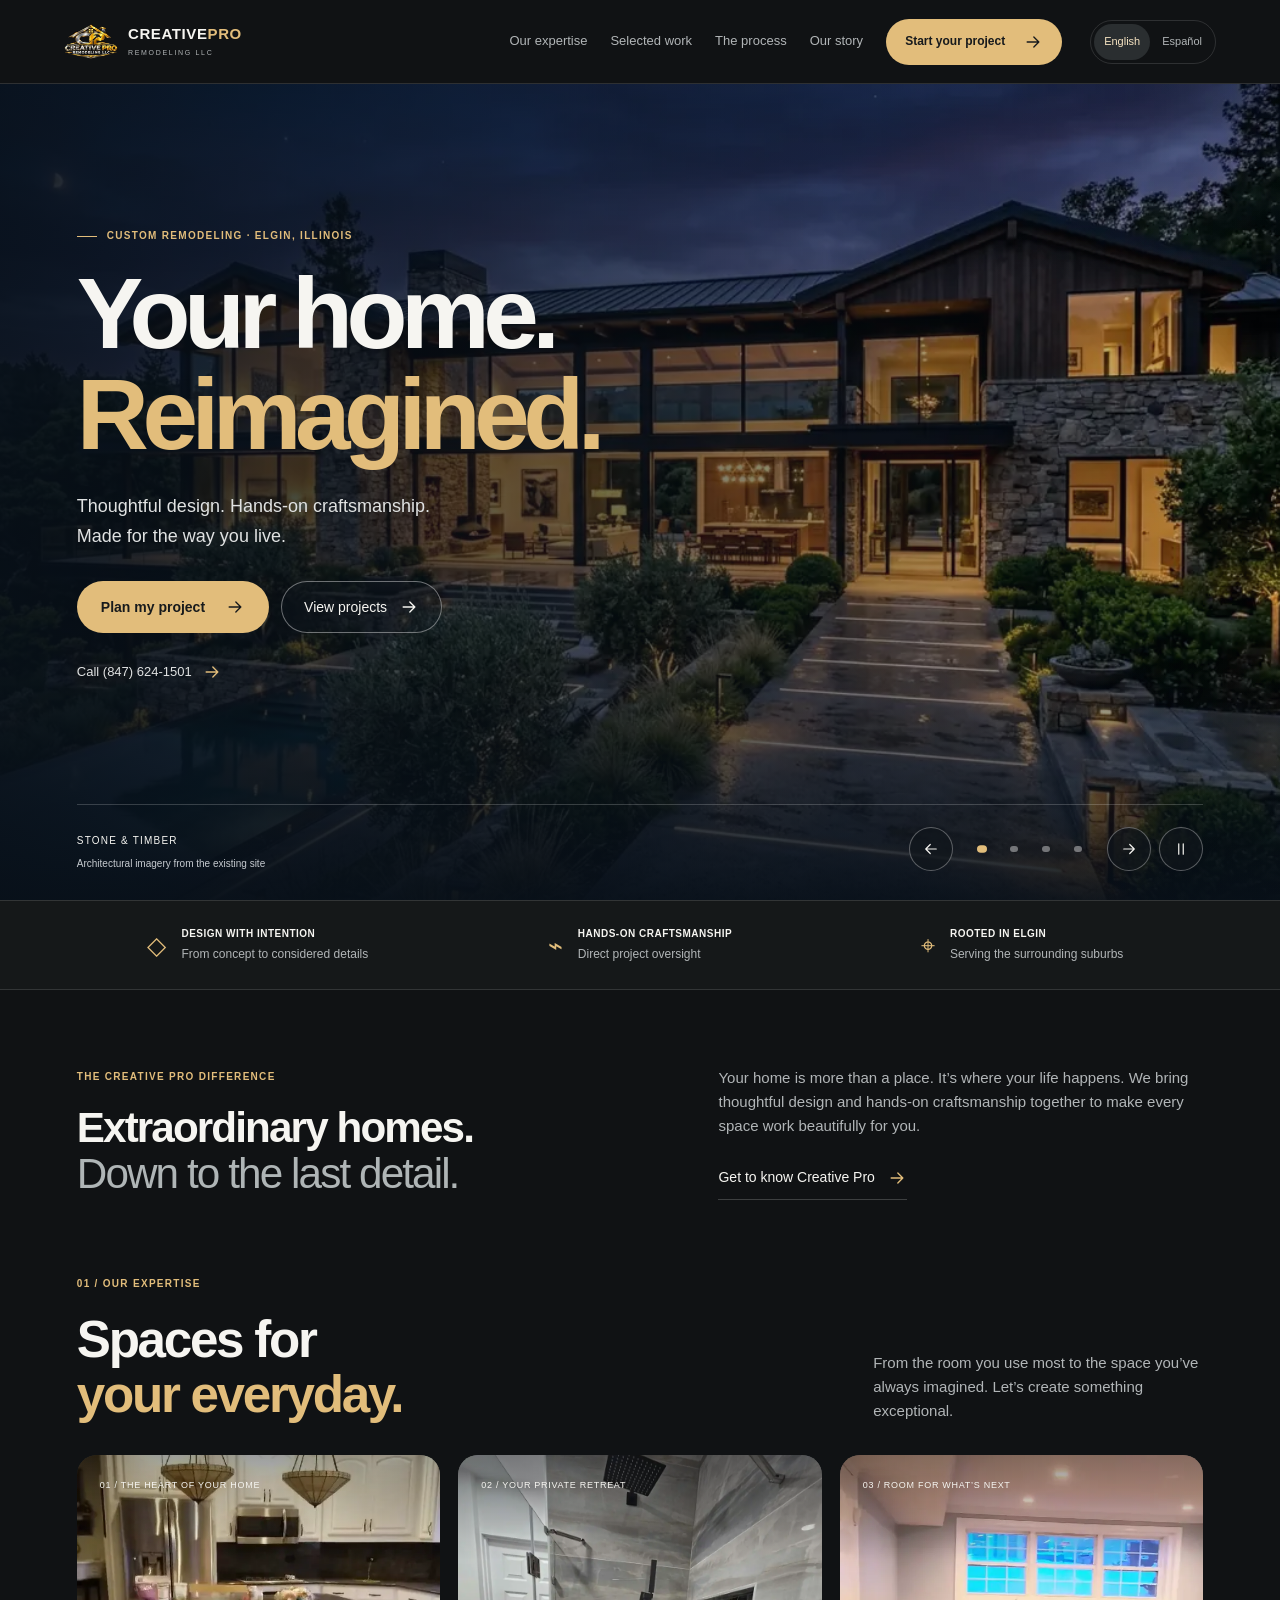
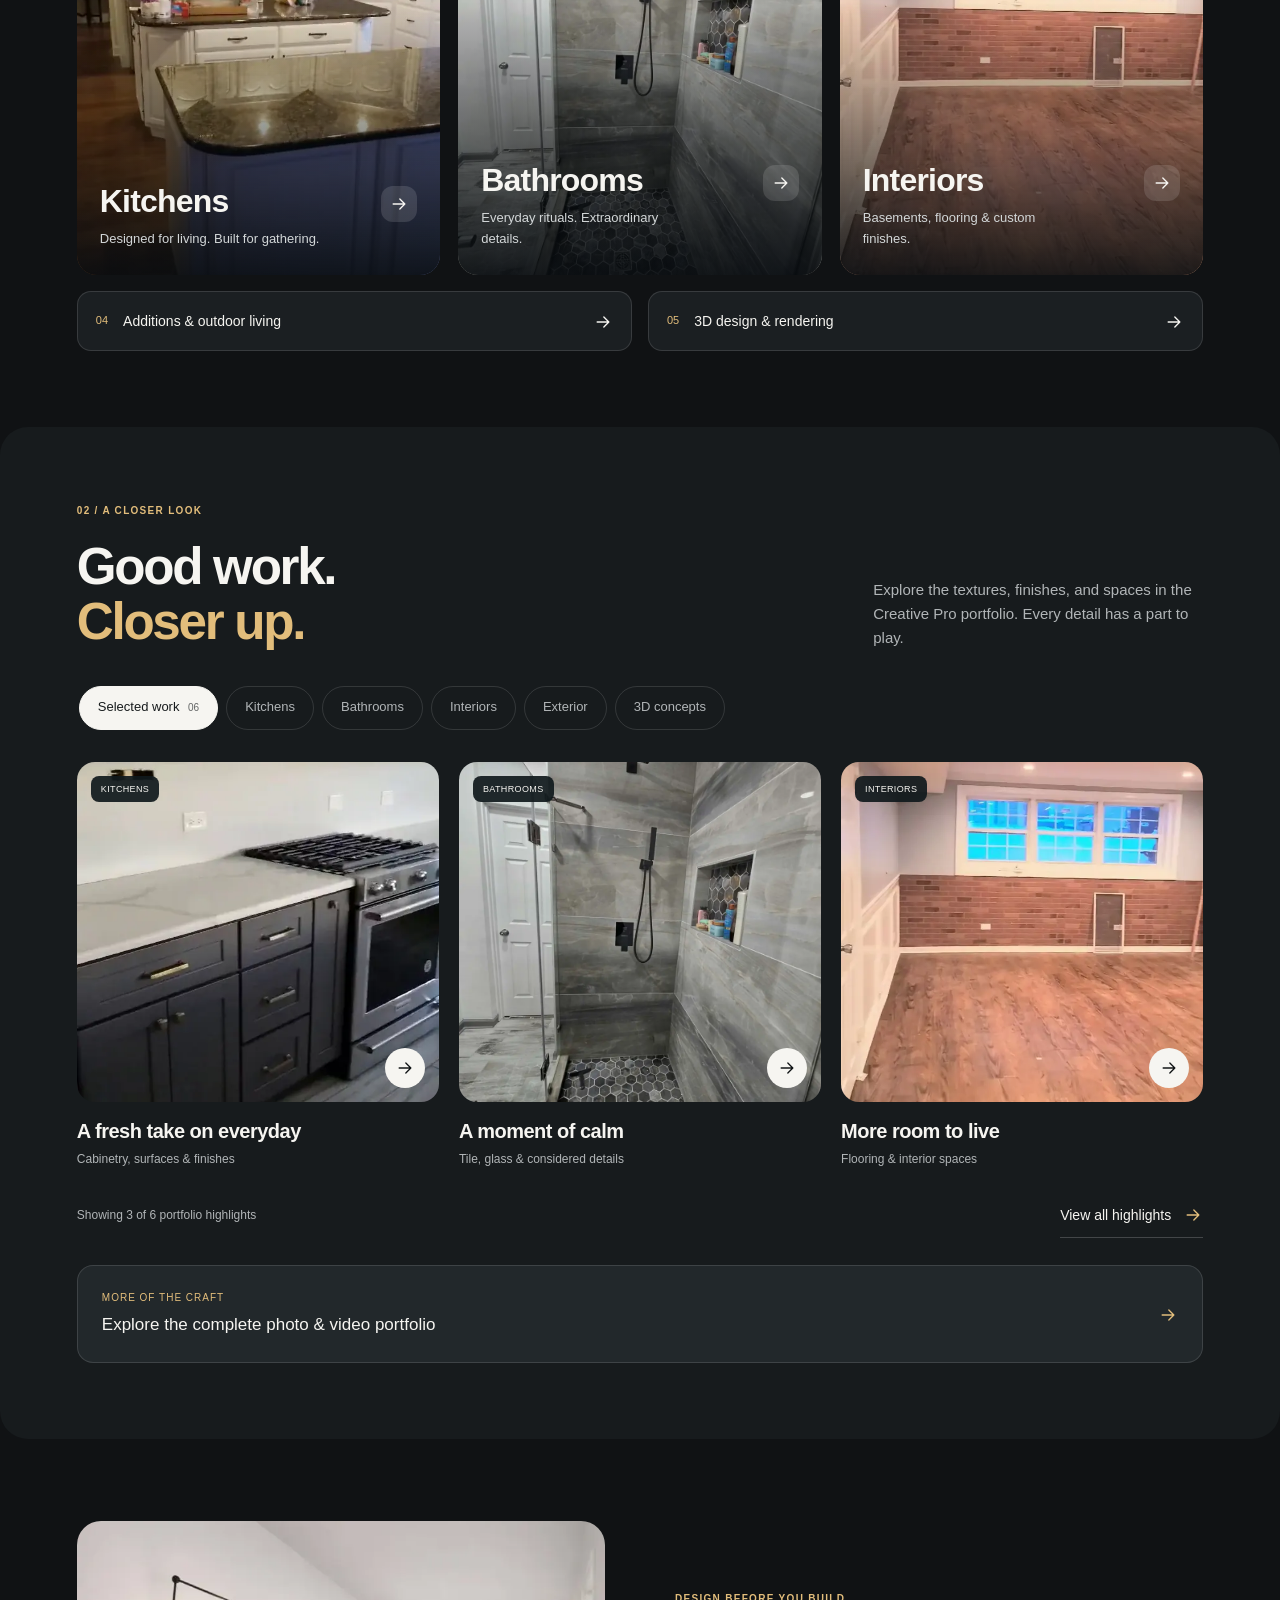
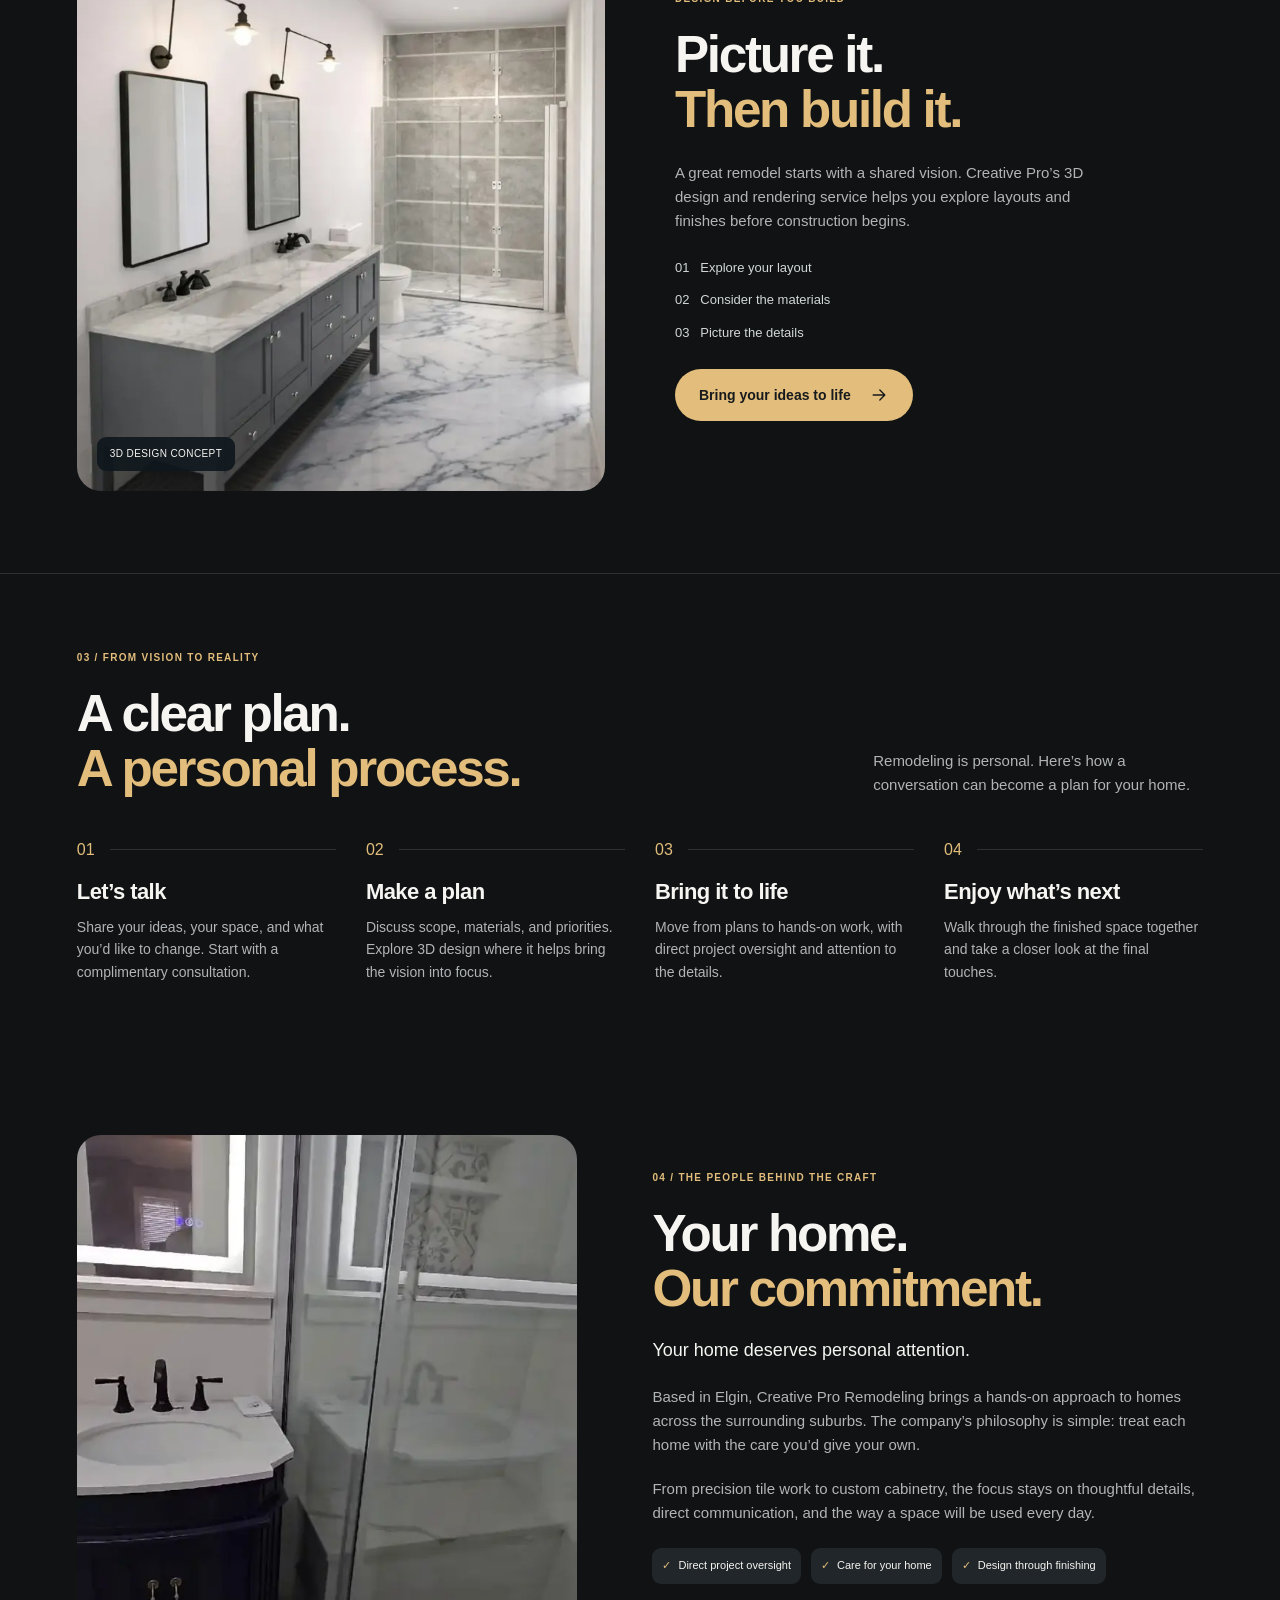
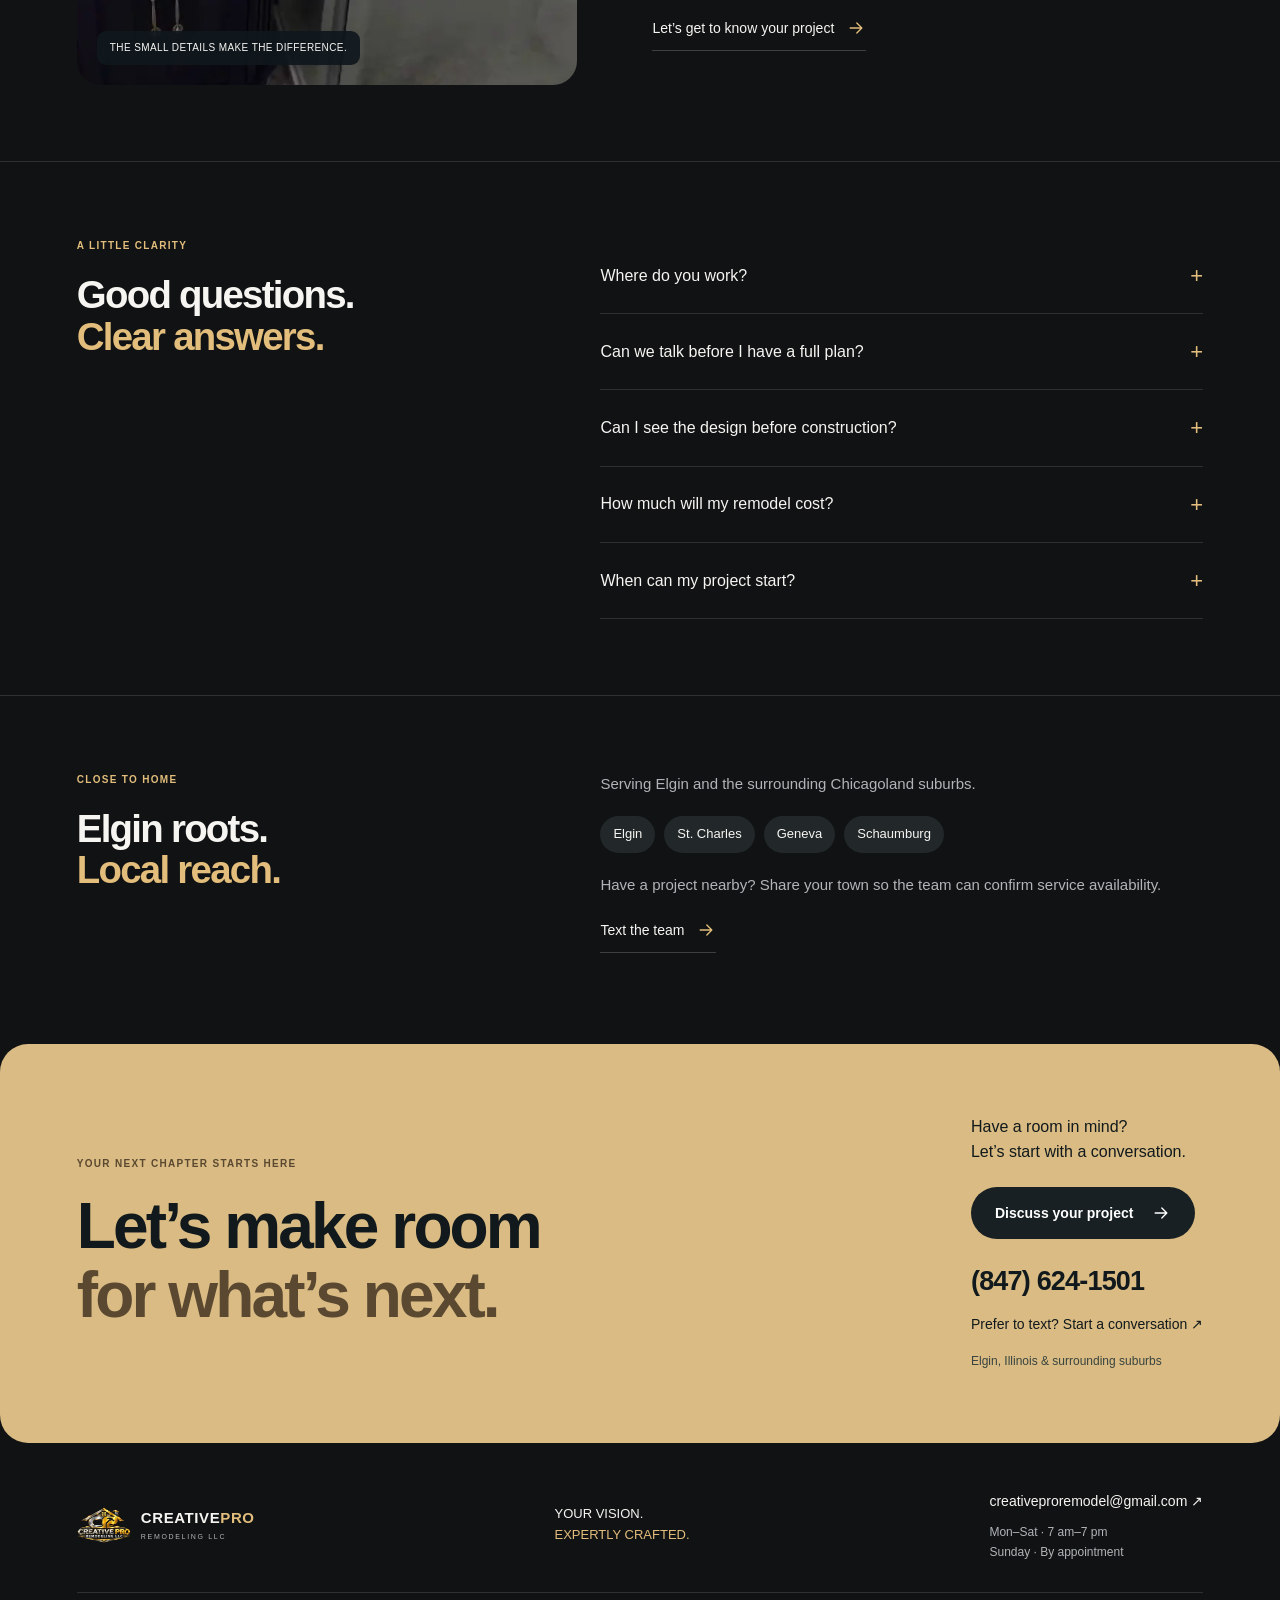
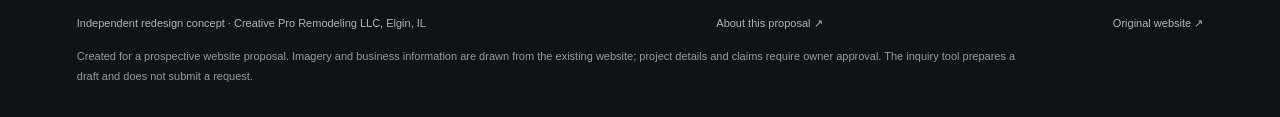
<file: index.html>
<!doctype html>
<html lang="en">
<head>
  <meta charset="utf-8"><meta name="viewport" content="width=device-width,initial-scale=1,viewport-fit=cover">
  <title>Creative Pro Remodeling | Custom Remodeling in Elgin, IL</title>
  <meta name="description" content="Explore a new website concept for Creative Pro Remodeling LLC: kitchens, bathrooms, interiors, additions and 3D design in Elgin and the surrounding suburbs.">
  <meta name="robots" content="noindex,nofollow"><meta name="theme-color" content="#0c0e11">
  <link rel="icon" href="./assets-favicon.svg?v=37267da721" type="image/svg+xml"><link rel="stylesheet" href="./styles.css?v=e3cac2dd60">
  <script src="./mobile.js?v=56ed5c44ed" defer></script><script src="./motion.js?v=6e9da6a545" defer></script><script src="./app.js?v=910103dbc4" defer></script><script src="./language.js?v=d032a7fc6e" defer></script>
<link rel="canonical" href="https://fossilbook.github.io/creative-pro-preview/index.html"><link rel="alternate" hreflang="en" href="https://fossilbook.github.io/creative-pro-preview/index.html"><link rel="alternate" hreflang="es" href="https://fossilbook.github.io/creative-pro-preview/es-index.html"><link rel="alternate" hreflang="x-default" href="https://fossilbook.github.io/creative-pro-preview/index.html"><meta property="og:type" content="website"><meta property="og:title" content="Creative Pro Remodeling | Custom Remodeling in Elgin, IL"><meta property="og:description" content="Explore a new website concept for Creative Pro Remodeling LLC: kitchens, bathrooms, interiors, additions and 3D design in Elgin and the surrounding suburbs."><meta property="og:url" content="https://fossilbook.github.io/creative-pro-preview/index.html"><meta property="og:image" content="https://fossilbook.github.io/creative-pro-preview/assets-hero_house_2.webp"><meta property="og:locale" content="en_US"></head>
<body>
<a class="skip" href="#main">Skip to content</a>
<header class="header">
  <a class="brand" href="./index.html" aria-label="Creative Pro Remodeling home"><img class="brand-logo" src="./assets-logo_transparent.webp?v=4a646e3613" alt="" width="300" height="199"><span class="brand-words">CREATIVE<span>PRO</span><small>REMODELING LLC</small></span></a>
  <button class="menu-toggle" aria-expanded="false" aria-controls="main-nav">Menu <span aria-hidden="true"><svg class="icon" viewbox="0 0 24 24" aria-hidden="true"><path d="M5 8h14M5 16h14"></path></svg></span></button>
  <nav id="main-nav" aria-label="Main navigation"><a href="#expertise">Our expertise</a><a href="#work">Selected work</a><a href="#approach">The process</a><a href="#about">Our story</a><button class="button button-dark" data-plan>Start your project <span aria-hidden="true"><svg class="icon" viewbox="0 0 24 24" aria-hidden="true"><path d="M5 12h14m-6-6 6 6-6 6"></path></svg></span></button></nav><div class="language-switch" aria-label="Choose your language"><a href="./index.html?lang=en" lang="en" hreflang="en" data-language="en" aria-current="page">English</a><span aria-hidden="true">/</span><a href="./es-index.html?lang=es" lang="es" hreflang="es" data-language="es">Español</a></div>
</header>
<main id="main">
  <section class="hero" aria-labelledby="hero-title">
    <div class="hero-slides" aria-hidden="true"><picture class="hero-slide active"><source media="(max-width: 600px)" srcset="./assets-mobile-hero_house_2.webp?v=f8c31d5c64"><img src="./assets-hero_house_2.webp?v=fabbd57344" alt="" fetchpriority="high" decoding="async" width="1376" height="768"></picture><picture class="hero-slide"><source media="(max-width: 600px)" data-srcset="./assets-mobile-hero_house_3.webp?v=62c379a726"><img data-src="./assets-hero_house_3.webp?v=f6fd4aa7f8" alt="" width="1376" height="768"></picture><picture class="hero-slide"><source media="(max-width: 600px)" data-srcset="./assets-mobile-hero_house_4.webp?v=00593f1ca6"><img data-src="./assets-hero_house_4.webp?v=2edf357266" alt="" width="1376" height="768"></picture><picture class="hero-slide"><source media="(max-width: 600px)" data-srcset="./assets-mobile-hero_house_1.webp?v=70bcd57d86"><img data-src="./assets-hero_house_1.webp?v=efb922ee0e" alt="" width="1376" height="768"></picture></div>
    <div class="hero-shade"></div><div class="hero-copy"><p class="eyebrow"><span class="tiny-line"></span> CUSTOM REMODELING · ELGIN, ILLINOIS</p><h1 id="hero-title">Your home.<br><span>Reimagined.</span></h1><p class="hero-intro">Thoughtful design. Hands-on craftsmanship.<br>Made for the way you live.</p><div class="hero-actions"><button class="button button-dark" data-plan>Plan my project <span aria-hidden="true"><svg class="icon" viewbox="0 0 24 24" aria-hidden="true"><path d="M5 12h14m-6-6 6 6-6 6"></path></svg></span></button><a class="hero-work-link" href="#work">View projects <span aria-hidden="true"><svg class="icon" viewbox="0 0 24 24" aria-hidden="true"><path d="M5 12h14m-6-6 6 6-6 6"></path></svg></span></a></div><a class="hero-direct" href="tel:+18476241501">Call (847) 624-1501 <span aria-hidden="true"><svg class="icon" viewbox="0 0 24 24" aria-hidden="true"><path d="M5 12h14m-6-6 6 6-6 6"></path></svg></span></a></div>

    <div class="hero-bottom"><div class="hero-caption"><span id="hero-scene">STONE &amp; TIMBER</span><small>Architectural imagery from the existing site</small></div><div class="hero-controls" aria-label="Choose architectural image"><button id="previous-slide" aria-label="Previous architectural image"><svg class="icon" viewbox="0 0 24 24" aria-hidden="true"><path d="M19 12H5m6-6-6 6 6 6"></path></svg></button><span id="slide-counter">01</span><div class="slide-track"><button class="active" data-slide="0" aria-label="View stone and timber image" aria-pressed="true"></button><button data-slide="1" aria-label="View modern architecture image" aria-pressed="false"></button><button data-slide="2" aria-label="View evening exterior image" aria-pressed="false"></button><button data-slide="3" aria-label="View architectural estate image" aria-pressed="false"></button></div><span class="slide-total">04</span><button id="next-slide" aria-label="Next architectural image"><svg class="icon" viewbox="0 0 24 24" aria-hidden="true"><path d="M5 12h14m-6-6 6 6-6 6"></path></svg></button><button id="pause-slides" aria-label="Pause slideshow" aria-pressed="false"><span aria-hidden="true"><svg class="icon" viewbox="0 0 24 24" aria-hidden="true"><path d="M9 5v14M15 5v14"></path></svg></span></button></div></div>
  </section>
  <div class="credibility-strip"><div><span class="strip-icon" aria-hidden="true">◇</span><p>DESIGN WITH INTENTION<small>From concept to considered details</small></p></div><div><span class="strip-icon" aria-hidden="true">⌁</span><p>HANDS-ON CRAFTSMANSHIP<small>Direct project oversight</small></p></div><div><span class="strip-icon" aria-hidden="true">⌖</span><p>ROOTED IN ELGIN<small>Serving the surrounding suburbs</small></p></div></div>
  <section class="statement section"><div><p class="eyebrow">THE CREATIVE PRO DIFFERENCE</p><h2>Extraordinary homes.<br><em>Down to the last detail.</em></h2></div><div class="statement-copy"><p>Your home is more than a place. It’s where your life happens. We bring thoughtful design and hands-on craftsmanship together to make every space work beautifully for you.</p><a class="text-link" href="#about">Get to know Creative Pro <span aria-hidden="true"><svg class="icon" viewbox="0 0 24 24" aria-hidden="true"><path d="M5 12h14m-6-6 6 6-6 6"></path></svg></span></a></div></section>

  <section id="expertise" class="expertise section"><div class="section-heading"><div><p class="eyebrow">01 / OUR EXPERTISE</p><h2>Spaces for<br><em>your everyday.</em></h2></div><p class="section-intro">From the room you use most to the space you’ve always imagined. Let’s create something exceptional.</p></div>
    <p class="swipe-hint">Swipe to explore services <span aria-hidden="true"><svg class="icon" viewbox="0 0 24 24" aria-hidden="true"><path d="M5 12h14m-6-6 6 6-6 6"></path></svg></span></p><div class="expertise-grid"><button class="expertise-card" data-service-detail="Kitchen remodeling"><img src="./assets-kitchen-02.webp?v=d9cabcd906" alt="Kitchen cabinetry, island and pendant lighting from the existing portfolio" loading="lazy"><span class="expertise-top">01 / THE HEART OF YOUR HOME</span><div><h3>Kitchens</h3><p>Designed for living. Built for gathering.</p><span class="circle-arrow" aria-hidden="true"><svg class="icon" viewbox="0 0 24 24" aria-hidden="true"><path d="M5 12h14m-6-6 6 6-6 6"></path></svg></span></div></button><button class="expertise-card" data-service-detail="Bathroom remodeling"><img src="./assets-bathroom-photo-01.webp?v=831b841925" alt="Custom stone-look shower tile and glass enclosure" loading="lazy"><span class="expertise-top">02 / YOUR PRIVATE RETREAT</span><div><h3>Bathrooms</h3><p>Everyday rituals. Extraordinary details.</p><span class="circle-arrow" aria-hidden="true"><svg class="icon" viewbox="0 0 24 24" aria-hidden="true"><path d="M5 12h14m-6-6 6 6-6 6"></path></svg></span></div></button><button class="expertise-card" data-service-detail="Interiors &amp; basements"><img src="./assets-interiors-01.webp?v=85f7244f9f" alt="Finished lower-level interior with wood-look flooring" loading="lazy"><span class="expertise-top">03 / ROOM FOR WHAT’S NEXT</span><div><h3>Interiors</h3><p>Basements, flooring &amp; custom finishes.</p><span class="circle-arrow" aria-hidden="true"><svg class="icon" viewbox="0 0 24 24" aria-hidden="true"><path d="M5 12h14m-6-6 6 6-6 6"></path></svg></span></div></button></div>
    <div class="additional-services"><button data-service-detail="Additions &amp; outdoor living"><span>04</span>Additions &amp; outdoor living <b aria-hidden="true"><svg class="icon" viewbox="0 0 24 24" aria-hidden="true"><path d="M5 12h14m-6-6 6 6-6 6"></path></svg></b></button><button data-service-detail="3D design &amp; rendering"><span>05</span>3D design &amp; rendering <b aria-hidden="true"><svg class="icon" viewbox="0 0 24 24" aria-hidden="true"><path d="M5 12h14m-6-6 6 6-6 6"></path></svg></b></button></div></section>

  <section id="work" class="section work-section">
    <div class="section-heading"><div><p class="eyebrow">02 / A CLOSER LOOK</p><h2>Good work.<br><em>Closer up.</em></h2></div><p class="section-intro">Explore the textures, finishes, and spaces in the Creative Pro portfolio. Every detail has a part to play.</p></div>
    <div class="filters" role="group" aria-label="Filter portfolio"><button class="active" data-filter="all" aria-pressed="true">Selected work <span>06</span></button><button data-filter="kitchens" aria-pressed="false">Kitchens</button><button data-filter="bathrooms" aria-pressed="false">Bathrooms</button><button data-filter="interiors" aria-pressed="false">Interiors</button><button data-filter="exterior" aria-pressed="false">Exterior</button><button data-filter="design" aria-pressed="false">3D concepts</button></div>
    <div class="project-grid" id="project-grid">
      <button class="project" data-project="kitchen" data-category="kitchens"><div class="project-image"><img src="./assets-kitchen-05.webp?v=3b1548e77f" alt="Two-tone kitchen cabinets, white countertop and stainless-steel range" loading="lazy" width="720" height="1280"><span class="project-tag">KITCHENS</span><span class="project-open" aria-hidden="true"><svg class="icon" viewbox="0 0 24 24" aria-hidden="true"><path d="M5 12h14m-6-6 6 6-6 6"></path></svg></span></div><div class="project-caption"><h3>A fresh take on everyday</h3><span>Cabinetry, surfaces &amp; finishes</span></div></button>
      <button class="project" data-project="bathroom" data-category="bathrooms"><div class="project-image"><img src="./assets-bathroom-photo-01.webp?v=831b841925" alt="Custom tiled walk-in shower with glass enclosure and pebble floor" loading="lazy" width="1536" height="2048"><span class="project-tag">BATHROOMS</span><span class="project-open" aria-hidden="true"><svg class="icon" viewbox="0 0 24 24" aria-hidden="true"><path d="M5 12h14m-6-6 6 6-6 6"></path></svg></span></div><div class="project-caption"><h3>A moment of calm</h3><span>Tile, glass &amp; considered details</span></div></button>
      <button class="project" data-project="interior" data-category="interiors"><div class="project-image"><img src="./assets-interiors-01.webp?v=85f7244f9f" alt="Finished lower-level room with wood-look flooring and recessed lights" loading="lazy" width="720" height="1280"><span class="project-tag">INTERIORS</span><span class="project-open" aria-hidden="true"><svg class="icon" viewbox="0 0 24 24" aria-hidden="true"><path d="M5 12h14m-6-6 6 6-6 6"></path></svg></span></div><div class="project-caption"><h3>More room to live</h3><span>Flooring &amp; interior spaces</span></div></button>
      <button class="project" data-project="classic" data-category="kitchens" hidden><div class="project-image"><img src="./assets-kitchen-02.webp?v=d9cabcd906" alt="Traditional kitchen with island, white cabinetry and pendant lights" loading="lazy" width="720" height="1280"><span class="project-tag">KITCHENS</span><span class="project-open" aria-hidden="true"><svg class="icon" viewbox="0 0 24 24" aria-hidden="true"><path d="M5 12h14m-6-6 6 6-6 6"></path></svg></span></div><div class="project-caption"><h3>The heart of the home</h3><span>Kitchen details from the portfolio</span></div></button>
      <button class="project" data-project="exterior" data-category="exterior" hidden><div class="project-image"><img src="./assets-exterior-01.webp?v=6431c89a5d" alt="Timber exterior construction pictured in the existing portfolio" loading="lazy" width="720" height="1280"><span class="project-tag">EXTERIOR</span><span class="project-open" aria-hidden="true"><svg class="icon" viewbox="0 0 24 24" aria-hidden="true"><path d="M5 12h14m-6-6 6 6-6 6"></path></svg></span></div><div class="project-caption"><h3>Beyond the back door</h3><span>Exterior portfolio • work in progress</span></div></button>
      <button class="project" data-project="design" data-category="design" hidden><div class="project-image"><img src="./assets-bathroom-design-04.webp?v=60224bba47" alt="3D bathroom rendering with double vanity, mirrors and glass shower" loading="lazy" width="956" height="1440"><span class="project-tag">3D CONCEPT · NOT A PROJECT PHOTO</span><span class="project-open" aria-hidden="true"><svg class="icon" viewbox="0 0 24 24" aria-hidden="true"><path d="M5 12h14m-6-6 6 6-6 6"></path></svg></span></div><div class="project-caption"><h3>Imagine it before you build</h3><span>Bathroom design visualization</span></div></button>
    </div>
    <div class="gallery-bottom"><p id="gallery-count" aria-live="polite">Showing 3 of 6 portfolio highlights</p><button class="text-link" id="show-all">View all highlights <span aria-hidden="true"><svg class="icon" viewbox="0 0 24 24" aria-hidden="true"><path d="M5 12h14m-6-6 6 6-6 6"></path></svg></span></button></div><a class="full-gallery-link" href="./portfolio.html"><span>MORE OF THE CRAFT</span><strong>Explore the complete photo &amp; video portfolio</strong><b aria-hidden="true"><svg class="icon" viewbox="0 0 24 24" aria-hidden="true"><path d="M5 12h14m-6-6 6 6-6 6"></path></svg></b></a>
  </section>

  <section id="design" class="design-feature"><div class="design-image"><img src="./assets-bathroom-design-04.webp?v=60224bba47" alt="Creative Pro’s bathroom design rendering showing a double vanity and tiled shower" loading="lazy" width="956" height="1440"><span>3D DESIGN CONCEPT</span></div><div class="design-copy"><p class="eyebrow">DESIGN BEFORE YOU BUILD</p><h2>Picture it.<br><em>Then build it.</em></h2><p>A great remodel starts with a shared vision. Creative Pro’s 3D design and rendering service helps you explore layouts and finishes before construction begins.</p><div class="design-points"><span>01   Explore your layout</span><span>02   Consider the materials</span><span>03   Picture the details</span></div><button class="button button-light" data-service="3D design &amp; rendering">Bring your ideas to life <span aria-hidden="true"><svg class="icon" viewbox="0 0 24 24" aria-hidden="true"><path d="M5 12h14m-6-6 6 6-6 6"></path></svg></span></button></div></section>

  <section id="approach" class="section approach"><div class="section-heading"><div><p class="eyebrow">03 / FROM VISION TO REALITY</p><h2>A clear plan.<br><em>A personal process.</em></h2></div><p class="section-intro">Remodeling is personal. Here’s how a conversation can become a plan for your home.</p></div><div class="steps"><article><span class="step-index">01 <i></i></span><h3>Let’s talk</h3><p>Share your ideas, your space, and what you’d like to change. Start with a complimentary consultation.</p></article><article><span class="step-index">02 <i></i></span><h3>Make a plan</h3><p>Discuss scope, materials, and priorities. Explore 3D design where it helps bring the vision into focus.</p></article><article><span class="step-index">03 <i></i></span><h3>Bring it to life</h3><p>Move from plans to hands-on work, with direct project oversight and attention to the details.</p></article><article><span class="step-index">04 <i></i></span><h3>Enjoy what’s next</h3><p>Walk through the finished space together and take a closer look at the final touches.</p></article></div></section>

  <section id="about" class="about section"><div class="about-photo"><img src="./assets-sig_bathroom_vanity.webp?v=7aee21995a" alt="Bathroom vanity, illuminated mirror, tile and glass shower in the existing Creative Pro website" loading="lazy" width="720" height="1280"><span class="photo-caption">THE SMALL DETAILS MAKE THE DIFFERENCE.</span></div><div class="about-copy"><p class="eyebrow">04 / THE PEOPLE BEHIND THE CRAFT</p><h2>Your home.<br><em>Our commitment.</em></h2><p class="lead">Your home deserves personal attention.</p><p>Based in Elgin, Creative Pro Remodeling brings a hands-on approach to homes across the surrounding suburbs. The company’s philosophy is simple: treat each home with the care you’d give your own.</p><p>From precision tile work to custom cabinetry, the focus stays on thoughtful details, direct communication, and the way a space will be used every day.</p><div class="about-values"><span>Direct project oversight</span><span>Care for your home</span><span>Design through finishing</span></div><button class="text-link" data-plan>Let’s get to know your project <span aria-hidden="true"><svg class="icon" viewbox="0 0 24 24" aria-hidden="true"><path d="M5 12h14m-6-6 6 6-6 6"></path></svg></span></button></div></section>

  <section class="section faq"><div><p class="eyebrow">A LITTLE CLARITY</p><h2>Good questions.<br><em>Clear answers.</em></h2></div><div class="faq-list"><details><summary>Where do you work?<span aria-hidden="true">+</span></summary><p>Creative Pro’s published service area includes Elgin, St. Charles, Geneva, Schaumburg, and surrounding Chicagoland suburbs. Share your town when you inquire to confirm availability for your location.</p></details><details><summary>Can we talk before I have a full plan?<span aria-hidden="true">+</span></summary><p>Yes. The existing Creative Pro website offers a free consultation. Bring your ideas, inspiration, and questions; a finished design isn’t needed to start the conversation.</p></details><details><summary>Can I see the design before construction?<span aria-hidden="true">+</span></summary><p>Creative Pro offers 3D design and rendering. Ask about including layouts, material options, and visualizations in your project scope.</p></details><details><summary>How much will my remodel cost?<span aria-hidden="true">+</span></summary><p>The scope, existing conditions, material choices, and level of finish affect the cost. A conversation and site assessment help the team prepare a project-specific estimate. This website concept does not provide price quotes.</p></details><details><summary>When can my project start?<span aria-hidden="true">+</span></summary><p>Timing depends on the scope, design decisions, material availability, and the team’s schedule. Share your preferred timeframe during the consultation so it can be discussed before committing to a start date.</p></details></div></section>

  <section class="service-area section"><div><p class="eyebrow">CLOSE TO HOME</p><h2>Elgin roots.<br><em>Local reach.</em></h2></div><div><p>Serving Elgin and the surrounding Chicagoland suburbs.</p><div class="towns"><span>Elgin</span><span>St. Charles</span><span>Geneva</span><span>Schaumburg</span></div><p class="area-note">Have a project nearby? Share your town so the team can confirm service availability.</p><a class="text-link" href="sms:+18476241501">Text the team <span aria-hidden="true"><svg class="icon" viewbox="0 0 24 24" aria-hidden="true"><path d="M5 12h14m-6-6 6 6-6 6"></path></svg></span></a></div></section>
  <section id="contact" class="contact"><div><p class="eyebrow">YOUR NEXT CHAPTER STARTS HERE</p><h2>Let’s make room<br><em>for what’s next.</em></h2></div><div class="contact-right"><p>Have a room in mind?<br>Let’s start with a conversation.</p><button class="button button-light" data-plan>Discuss your project <span aria-hidden="true"><svg class="icon" viewbox="0 0 24 24" aria-hidden="true"><path d="M5 12h14m-6-6 6 6-6 6"></path></svg></span></button><a class="contact-phone" href="tel:+18476241501">(847) 624-1501</a><a class="contact-text" href="sms:+18476241501">Prefer to text? Start a conversation ↗</a><span>Elgin, Illinois &amp; surrounding suburbs</span></div></section>
</main>
<footer><div class="footer-main"><a class="brand" href="./index.html"><img class="brand-logo" src="./assets-logo_transparent.webp?v=4a646e3613" alt="" width="300" height="199"><span class="brand-words">CREATIVE<span>PRO</span><small>REMODELING LLC</small></span></a><p>YOUR VISION.<br><span>EXPERTLY CRAFTED.</span></p><div><a href="mailto:creativeproremodel@gmail.com">creativeproremodel@gmail.com ↗</a><span>Mon–Sat · 7 am–7 pm<br>Sunday · By appointment</span></div></div><div class="footer-bottom"><p>Independent redesign concept · Creative Pro Remodeling LLC, Elgin, IL</p><a href="./pitch.html">About this proposal ↗</a><a href="https://creativeproremodel.com" target="_blank" rel="noopener">Original website ↗</a></div><p class="concept-note">Created for a prospective website proposal. Imagery and business information are drawn from the existing website; project details and claims require owner approval. The inquiry tool prepares a draft and does not submit a request.</p></footer>
<a class="concept-badge" href="./pitch.html"><span></span> Website concept <span aria-hidden="true"><svg class="icon" viewbox="0 0 24 24" aria-hidden="true"><path d="M5 12h14m-6-6 6 6-6 6"></path></svg></span></a>

<dialog id="project-dialog" class="project-dialog" aria-labelledby="project-title"><div class="dialog-toolbar"><button class="dialog-close" data-close aria-label="Close project details">×</button></div><div class="project-dialog-grid"><img id="project-detail-image" alt=""><div class="project-detail-copy"><p class="eyebrow" id="project-detail-category"></p><h2 id="project-title"></h2><p id="project-detail-description"></p><ul id="project-detail-points"></ul><p class="detail-source">Image from Creative Pro’s existing website. Descriptions refer to visible features; location, completion date, and scope have not been independently verified.</p><button class="button button-dark" id="project-plan">Discuss a similar space <span aria-hidden="true"><svg class="icon" viewbox="0 0 24 24" aria-hidden="true"><path d="M5 12h14m-6-6 6 6-6 6"></path></svg></span></button></div></div></dialog>

<dialog id="planner" class="planner" aria-labelledby="planner-title"><div class="dialog-toolbar"><button class="dialog-close" data-close aria-label="Close project planner">×</button></div><div class="planner-heading"><p class="eyebrow">YOUR NEXT CHAPTER STARTS HERE</p><h2 id="planner-title">Let’s picture<br><em>your project.</em></h2><p class="planner-demo">Concept preview · Prepare an inquiry draft. Nothing is sent from this website.</p><div class="planner-languages language-switch" aria-label="Choose your language"><a href="./index.html?lang=en" lang="en" data-language="en" aria-current="page">English</a><span aria-hidden="true">/</span><a href="./es-index.html?lang=es" lang="es" data-language="es">Español</a></div></div><div class="progress" aria-label="Inquiry progress"><span class="current">01   Your space</span><span>02   The details</span><span>03   Your draft</span></div>
<form id="planner-form" novalidate>
  <div data-step="1"><fieldset><legend>What would you like to reimagine?</legend><div class="space-options"><label><input type="radio" name="service" value="Kitchen remodeling" required><span><i aria-hidden="true">01</i>Kitchens<b aria-hidden="true"><svg class="icon" viewbox="0 0 24 24" aria-hidden="true"><path d="M5 12h14m-6-6 6 6-6 6"></path></svg></b></span></label><label><input type="radio" name="service" value="Bathroom remodeling"><span><i aria-hidden="true">02</i>Bathrooms<b aria-hidden="true"><svg class="icon" viewbox="0 0 24 24" aria-hidden="true"><path d="M5 12h14m-6-6 6 6-6 6"></path></svg></b></span></label><label><input type="radio" name="service" value="Interiors &amp; basements"><span><i aria-hidden="true">03</i>Interiors &amp; basements<b aria-hidden="true"><svg class="icon" viewbox="0 0 24 24" aria-hidden="true"><path d="M5 12h14m-6-6 6 6-6 6"></path></svg></b></span></label><label><input type="radio" name="service" value="Additions &amp; outdoor living"><span><i aria-hidden="true">04</i>Additions &amp; outdoor living<b aria-hidden="true"><svg class="icon" viewbox="0 0 24 24" aria-hidden="true"><path d="M5 12h14m-6-6 6 6-6 6"></path></svg></b></span></label><label><input type="radio" name="service" value="3D design &amp; rendering"><span><i aria-hidden="true">05</i>3D design &amp; rendering<b aria-hidden="true"><svg class="icon" viewbox="0 0 24 24" aria-hidden="true"><path d="M5 12h14m-6-6 6 6-6 6"></path></svg></b></span></label><label><input type="radio" name="service" value="Multiple rooms / still exploring"><span><i aria-hidden="true">06</i>Still exploring<b aria-hidden="true"><svg class="icon" viewbox="0 0 24 24" aria-hidden="true"><path d="M5 12h14m-6-6 6 6-6 6"></path></svg></b></span></label></div></fieldset><div class="form-actions"><span>One good idea is enough to begin.</span><button type="button" class="button button-dark" id="planner-next">Continue <span aria-hidden="true"><svg class="icon" viewbox="0 0 24 24" aria-hidden="true"><path d="M5 12h14m-6-6 6 6-6 6"></path></svg></span></button></div><p class="form-error" id="service-error" role="alert"></p></div>
  <div data-step="2" hidden><p class="selected-service"></p><div class="form-grid"><label>Your name <span>*</span><input name="name" autocapitalize="words" enterkeyhint="next" autocomplete="name" maxlength="100" required placeholder="First and last name"></label><label>City or town <span>*</span><input name="city" autocapitalize="words" enterkeyhint="next" autocomplete="address-level2" maxlength="100" required placeholder="e.g. Elgin"></label><label>Email <span>*</span><input name="email" inputmode="email" autocapitalize="none" spellcheck="false" enterkeyhint="next" autocomplete="email" type="email" maxlength="150" required placeholder="you@example.com"></label><label>Phone <small>(optional)</small><input name="phone" inputmode="tel" enterkeyhint="next" autocomplete="tel" type="tel" maxlength="40" placeholder="(847) 000-0000"></label><label>Your timeframe<select name="timeline"><option value="Just exploring">Just exploring</option><option value="Within 1–3 months">Within 1–3 months</option><option value="Within 3–6 months">Within 3–6 months</option><option value="More than 6 months out">More than 6 months out</option></select></label><label>Preferred contact<select name="preference"><option value="Email">Email</option><option value="Phone">Phone</option><option value="Either">Either</option></select></label><label class="full">Preferred language<select name="communicationLanguage"><option value="en" selected>English</option><option value="es">Español</option><option value="either">Either language</option></select></label><label class="full">What do you have in mind?<textarea name="details" enterkeyhint="done" rows="4" maxlength="3000" placeholder="What works, what doesn’t, and what you’d love to change…"></textarea></label></div><p class="privacy-note">Inquiry details stay in this tab. If you switch languages, they are carried to the next page within this browser session. Only your language preference is saved for future visits.</p><div class="form-actions"><button type="button" class="text-link" id="planner-back">← Back</button><button class="button button-dark" type="submit">Prepare my draft <span aria-hidden="true"><svg class="icon" viewbox="0 0 24 24" aria-hidden="true"><path d="M5 12h14m-6-6 6 6-6 6"></path></svg></span></button></div></div>
  <div data-step="3" hidden><div class="draft-ready"><span aria-hidden="true">✓</span><h3 tabindex="-1">Your inquiry is ready to review.</h3><p>No request has been sent. Review or edit the text below, then copy it or open it in your email app.</p></div><label class="draft-label">Your inquiry<textarea id="inquiry-draft" rows="10"></textarea></label><div class="draft-recipient">To: creativeproremodel@gmail.com</div><div class="form-actions"><button type="button" class="text-link" id="edit-draft">← Edit details</button><button type="button" class="button button-outline" id="copy-draft">Copy draft</button><a class="button button-dark" id="email-draft" href="mailto:creativeproremodel@gmail.com">Open email app ↗</a></div><p id="copy-status" class="privacy-note" role="status"></p></div>
</form></dialog>
<dialog id="service-dialog" class="service-dialog" aria-labelledby="service-title"><div class="dialog-toolbar"><button class="dialog-close" data-close aria-label="Close service details">×</button></div><p class="eyebrow">DESIGNED AROUND YOUR HOME</p><h2 id="service-title"></h2><p id="service-description"></p><h3>What we can plan together</h3><ul id="service-points"></ul><p class="detail-source">Service information comes from the company’s current website. Specific scope, pricing, and availability are confirmed during consultation.</p><a class="text-link service-gallery" id="service-gallery" href="./portfolio.html">Explore these projects <span aria-hidden="true"><svg class="icon" viewbox="0 0 24 24" aria-hidden="true"><path d="M5 12h14m-6-6 6 6-6 6"></path></svg></span></a><button class="button button-dark" id="service-plan">Discuss this project <span aria-hidden="true"><svg class="icon" viewbox="0 0 24 24" aria-hidden="true"><path d="M5 12h14m-6-6 6 6-6 6"></path></svg></span></button></dialog>
<div class="mobile-contact" aria-label="Quick contact" hidden><a href="tel:+18476241501">Call</a><a href="sms:+18476241501">Text</a><button data-plan>Start your project <span aria-hidden="true"><svg class="icon" viewbox="0 0 24 24" aria-hidden="true"><path d="M5 12h14m-6-6 6 6-6 6"></path></svg></span></button></div>
</body></html>
</file>
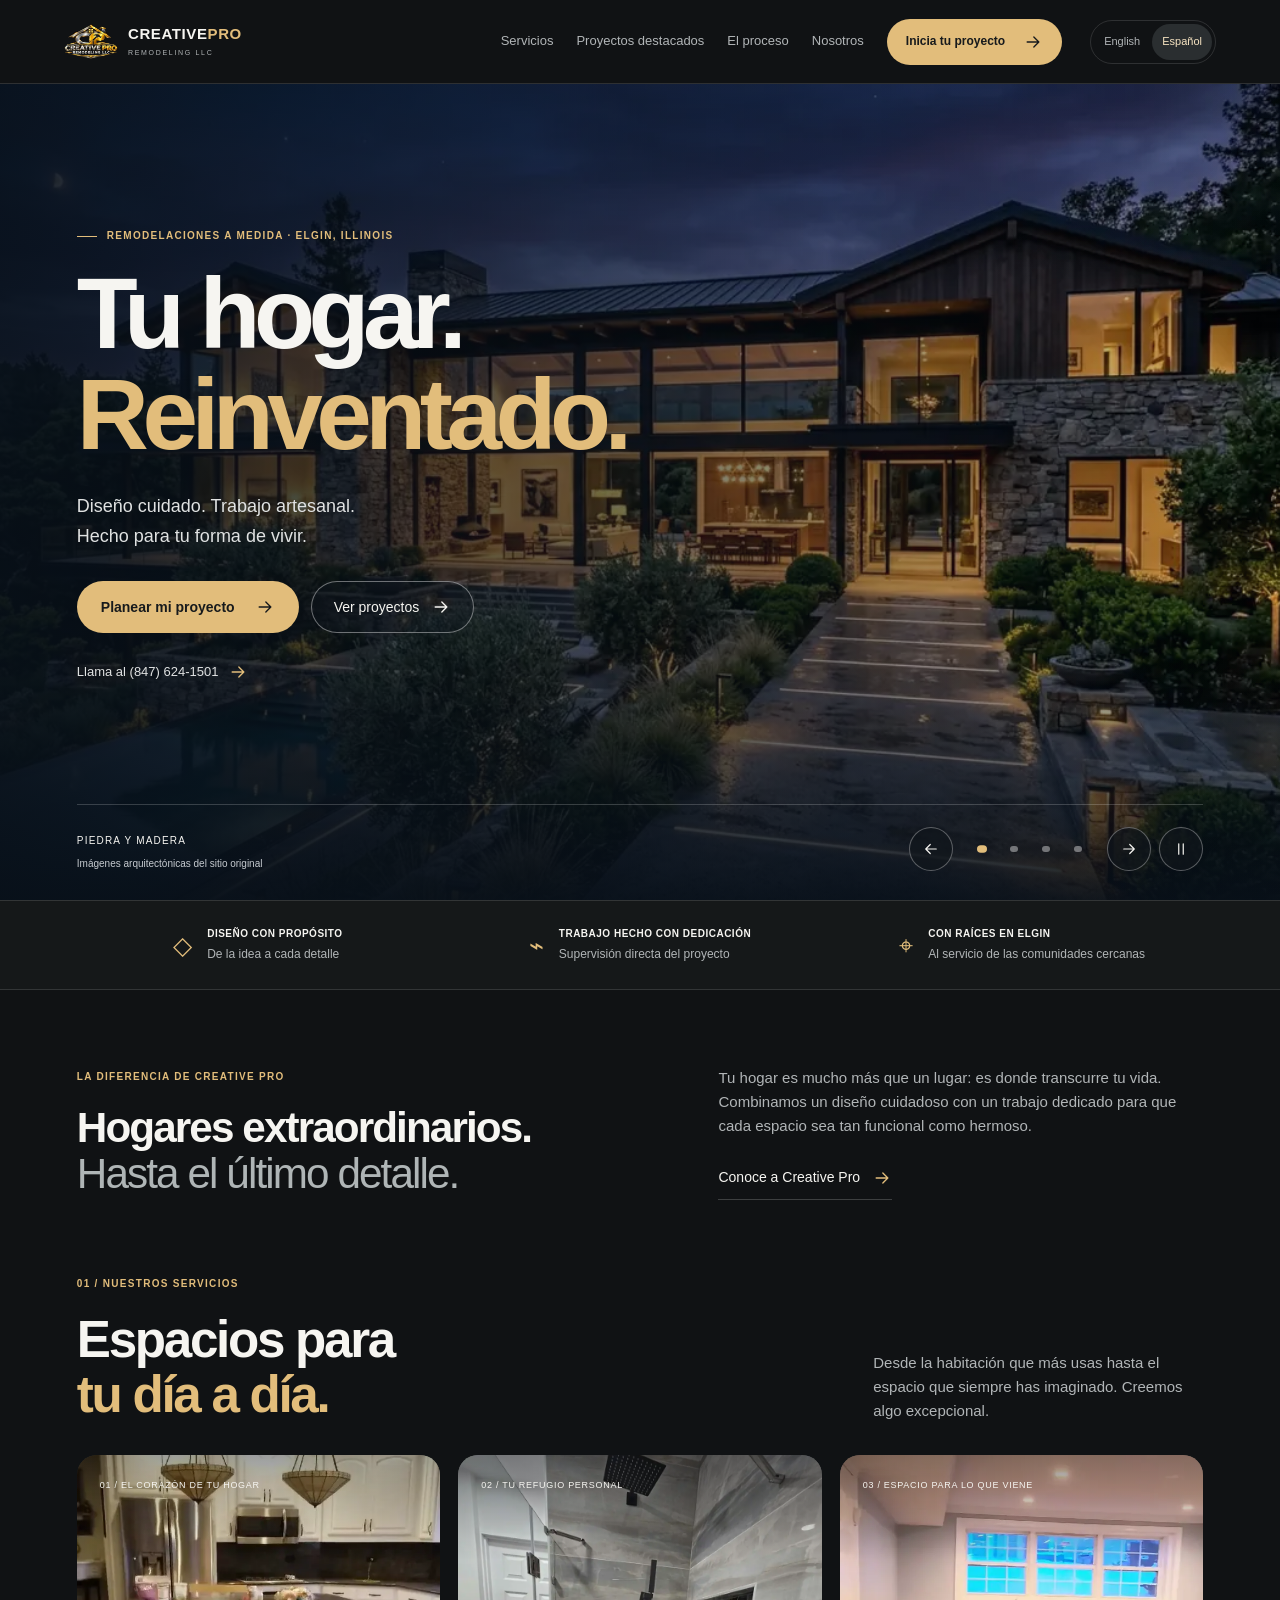
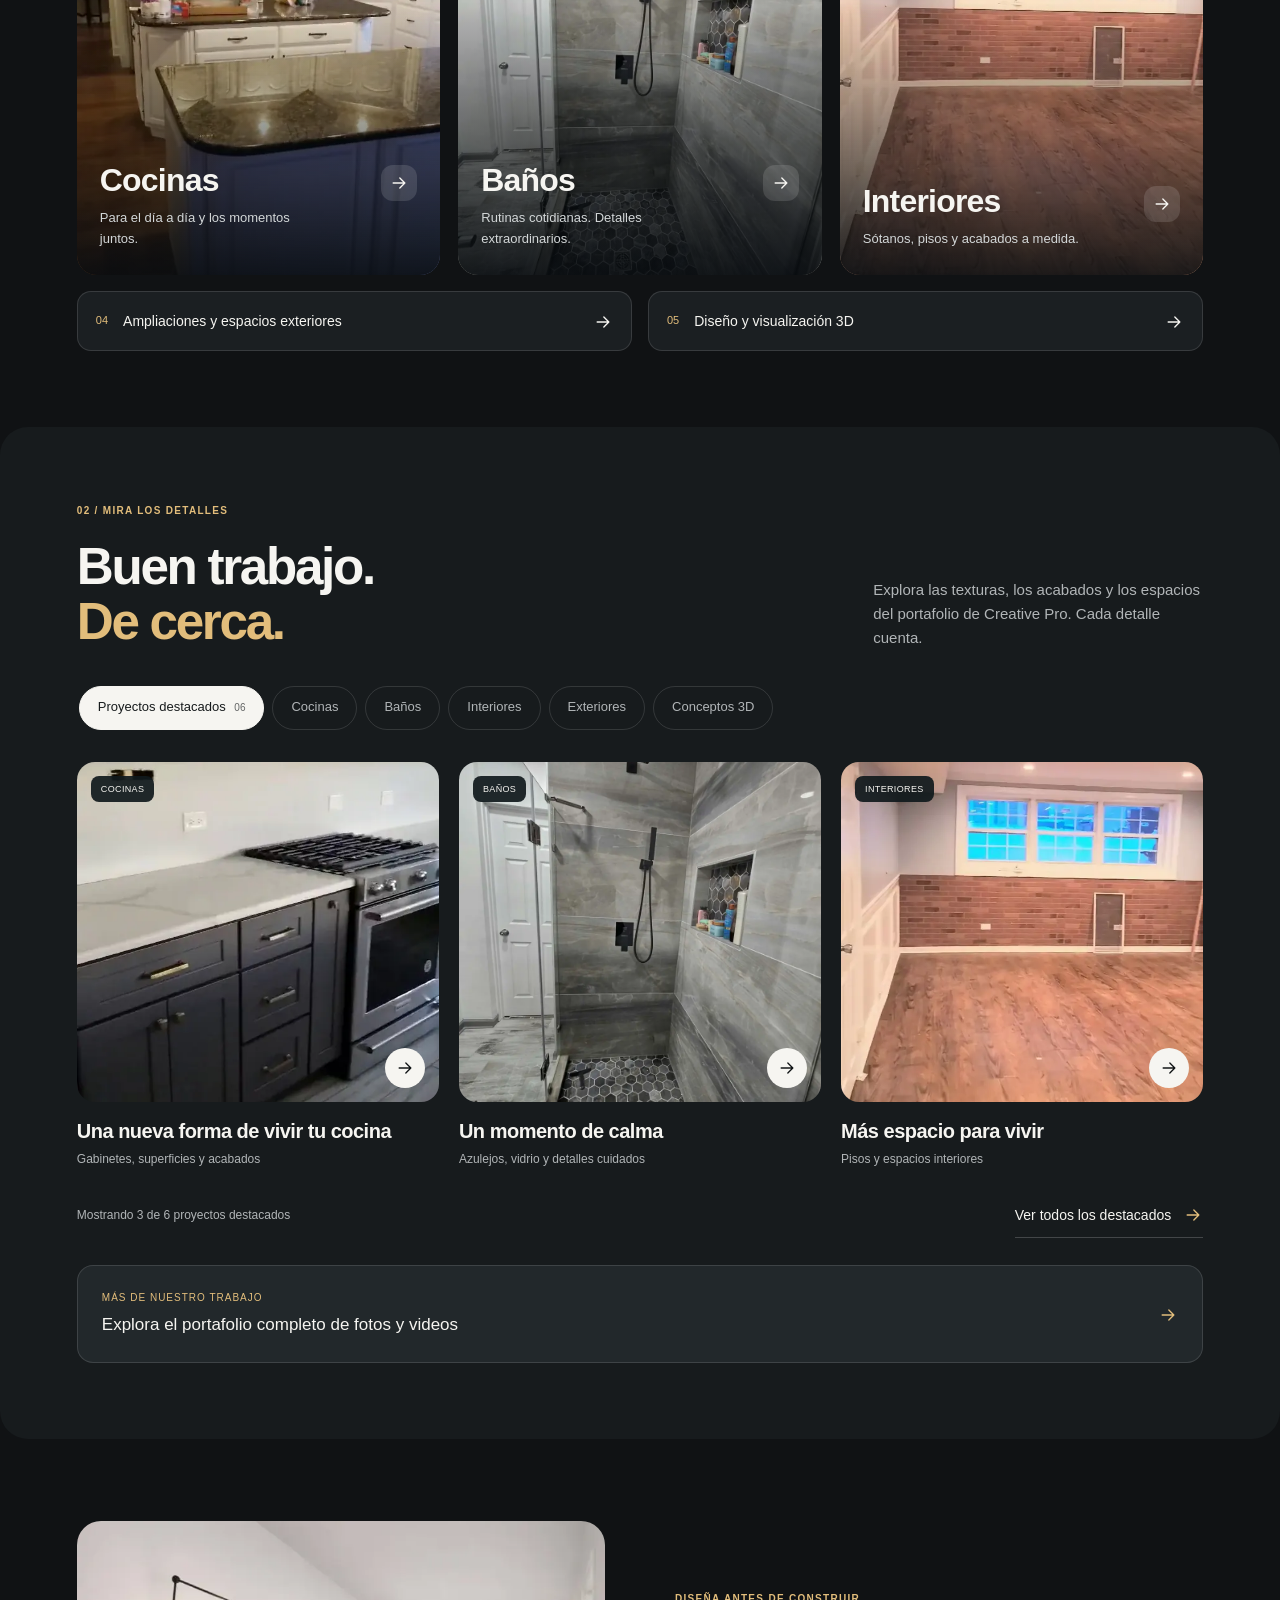
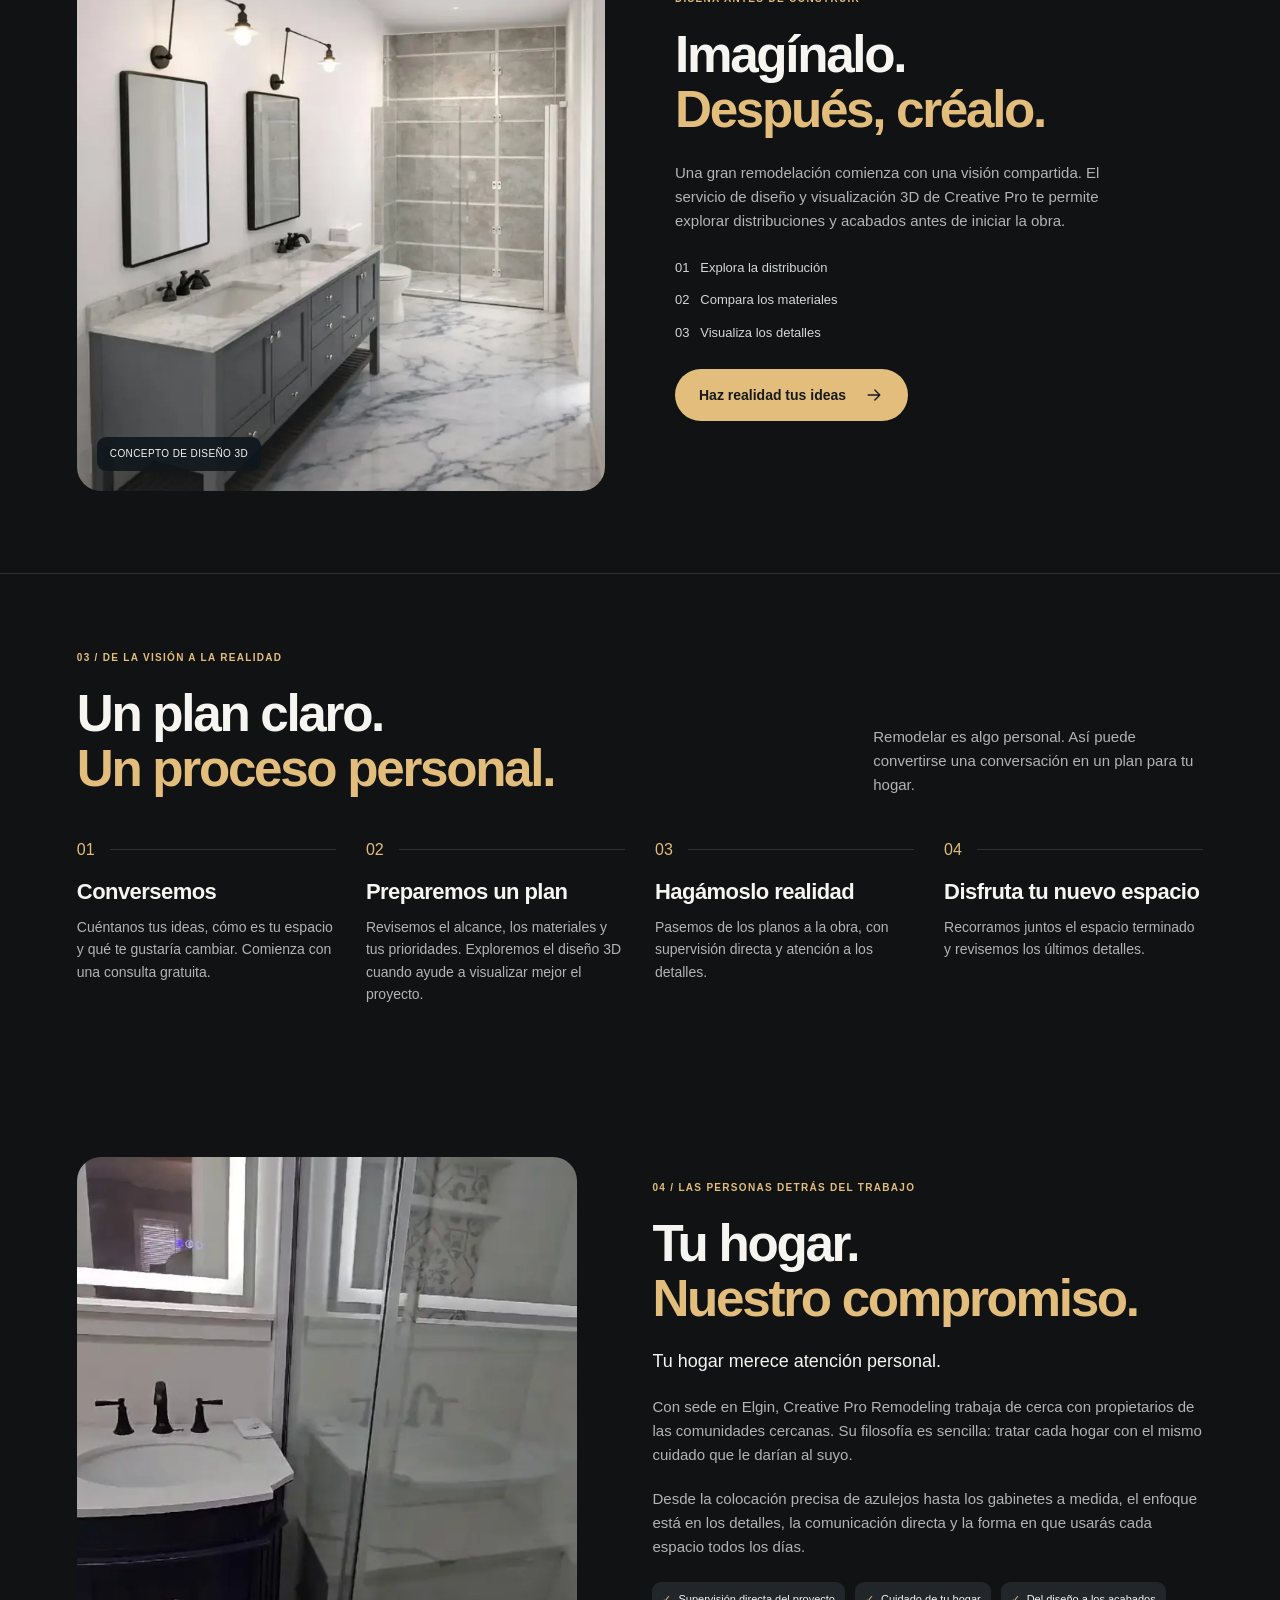
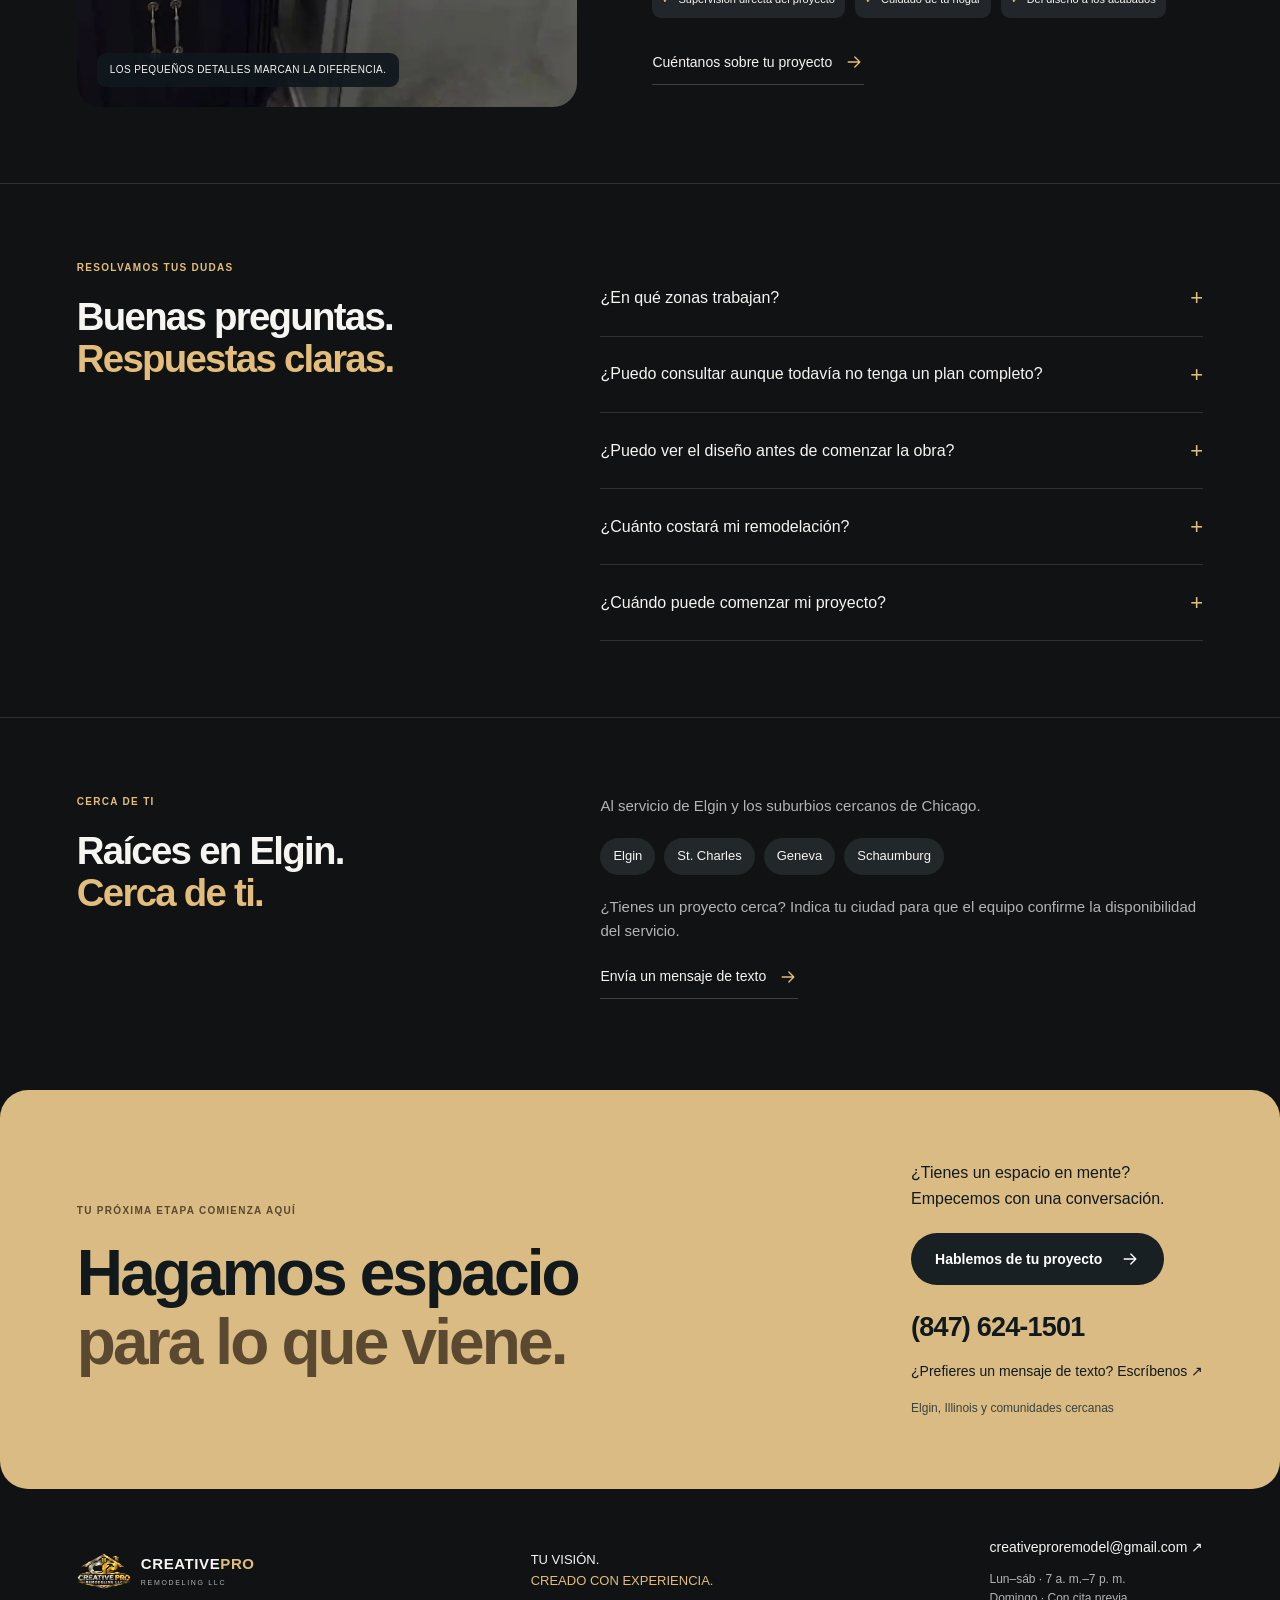
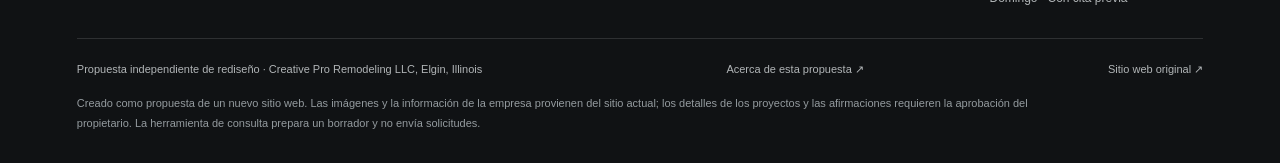
<file: es-index.html>
<!doctype html>
<html lang="es">
<head>
  <meta charset="utf-8"><meta name="viewport" content="width=device-width,initial-scale=1,viewport-fit=cover">
  <title>Creative Pro Remodeling | Remodelaciones en Elgin, Illinois</title>
  <meta name="description" content="Descubre la propuesta de sitio web de Creative Pro Remodeling LLC: cocinas, baños, interiores, ampliaciones y diseño 3D en Elgin y las comunidades cercanas.">
  <meta name="robots" content="noindex,nofollow"><meta name="theme-color" content="#0c0e11">
  <link rel="icon" href="./assets-favicon.svg?v=37267da721" type="image/svg+xml"><link rel="stylesheet" href="./styles.css?v=e3cac2dd60">
  <script src="./mobile.js?v=56ed5c44ed" defer></script><script src="./motion.js?v=6e9da6a545" defer></script><script src="./translations.js?v=cb02a79283" defer></script><script src="./app.js?v=910103dbc4" defer></script><script src="./language.js?v=d032a7fc6e" defer></script>
<link rel="canonical" href="https://fossilbook.github.io/creative-pro-preview/es-index.html"><link rel="alternate" hreflang="en" href="https://fossilbook.github.io/creative-pro-preview/index.html"><link rel="alternate" hreflang="es" href="https://fossilbook.github.io/creative-pro-preview/es-index.html"><link rel="alternate" hreflang="x-default" href="https://fossilbook.github.io/creative-pro-preview/index.html"><meta property="og:type" content="website"><meta property="og:title" content="Creative Pro Remodeling | Remodelaciones en Elgin, Illinois"><meta property="og:description" content="Descubre la propuesta de sitio web de Creative Pro Remodeling LLC: cocinas, baños, interiores, ampliaciones y diseño 3D en Elgin y las comunidades cercanas."><meta property="og:url" content="https://fossilbook.github.io/creative-pro-preview/es-index.html"><meta property="og:image" content="https://fossilbook.github.io/creative-pro-preview/assets-hero_house_2.webp"><meta property="og:locale" content="es_US"></head>
<body>
<a class="skip" href="#main">Saltar al contenido</a>
<header class="header">
  <a class="brand" href="./es-index.html" aria-label="Inicio de Creative Pro Remodeling"><img class="brand-logo" src="./assets-logo_transparent.webp?v=4a646e3613" alt="" width="300" height="199"><span class="brand-words">CREATIVE<span>PRO</span><small>REMODELING LLC</small></span></a>
  <button class="menu-toggle" aria-expanded="false" aria-controls="main-nav">Menú <span aria-hidden="true"><svg class="icon" viewbox="0 0 24 24" aria-hidden="true"><path d="M5 8h14M5 16h14"></path></svg></span></button>
  <nav id="main-nav" aria-label="Navegación principal"><a href="#expertise">Servicios</a><a href="#work">Proyectos destacados</a><a href="#approach">El proceso</a><a href="#about">Nosotros</a><button class="button button-dark" data-plan>Inicia tu proyecto <span aria-hidden="true"><svg class="icon" viewbox="0 0 24 24" aria-hidden="true"><path d="M5 12h14m-6-6 6 6-6 6"></path></svg></span></button></nav><div class="language-switch" aria-label="Elige tu idioma"><a href="./index.html?lang=en" lang="en" hreflang="en" data-language="en">English</a><span aria-hidden="true">/</span><a href="./es-index.html?lang=es" lang="es" hreflang="es" data-language="es" aria-current="page">Español</a></div>
</header>
<main id="main">
  <section class="hero" aria-labelledby="hero-title">
    <div class="hero-slides" aria-hidden="true"><picture class="hero-slide active"><source media="(max-width: 600px)" srcset="./assets-mobile-hero_house_2.webp?v=f8c31d5c64"><img src="./assets-hero_house_2.webp?v=fabbd57344" alt="" fetchpriority="high" decoding="async" width="1376" height="768"></picture><picture class="hero-slide"><source media="(max-width: 600px)" data-srcset="./assets-mobile-hero_house_3.webp?v=62c379a726"><img data-src="./assets-hero_house_3.webp?v=f6fd4aa7f8" alt="" width="1376" height="768"></picture><picture class="hero-slide"><source media="(max-width: 600px)" data-srcset="./assets-mobile-hero_house_4.webp?v=00593f1ca6"><img data-src="./assets-hero_house_4.webp?v=2edf357266" alt="" width="1376" height="768"></picture><picture class="hero-slide"><source media="(max-width: 600px)" data-srcset="./assets-mobile-hero_house_1.webp?v=70bcd57d86"><img data-src="./assets-hero_house_1.webp?v=efb922ee0e" alt="" width="1376" height="768"></picture></div>
    <div class="hero-shade"></div><div class="hero-copy"><p class="eyebrow"><span class="tiny-line"></span> REMODELACIONES A MEDIDA · ELGIN, ILLINOIS</p><h1 id="hero-title">Tu hogar.<br><span>Reinventado.</span></h1><p class="hero-intro">Diseño cuidado. Trabajo artesanal.<br>Hecho para tu forma de vivir.</p><div class="hero-actions"><button class="button button-dark" data-plan>Planear mi proyecto <span aria-hidden="true"><svg class="icon" viewbox="0 0 24 24" aria-hidden="true"><path d="M5 12h14m-6-6 6 6-6 6"></path></svg></span></button><a class="hero-work-link" href="#work">Ver proyectos <span aria-hidden="true"><svg class="icon" viewbox="0 0 24 24" aria-hidden="true"><path d="M5 12h14m-6-6 6 6-6 6"></path></svg></span></a></div><a class="hero-direct" href="tel:+18476241501">Llama al (847) 624-1501 <span aria-hidden="true"><svg class="icon" viewbox="0 0 24 24" aria-hidden="true"><path d="M5 12h14m-6-6 6 6-6 6"></path></svg></span></a></div>

    <div class="hero-bottom"><div class="hero-caption"><span id="hero-scene">PIEDRA Y MADERA</span><small>Imágenes arquitectónicas del sitio original</small></div><div class="hero-controls" aria-label="Elige una imagen arquitectónica"><button id="previous-slide" aria-label="Imagen arquitectónica anterior"><svg class="icon" viewbox="0 0 24 24" aria-hidden="true"><path d="M19 12H5m6-6-6 6 6 6"></path></svg></button><span id="slide-counter">01</span><div class="slide-track"><button class="active" data-slide="0" aria-label="Ver imagen de piedra y madera" aria-pressed="true"></button><button data-slide="1" aria-label="Ver imagen de arquitectura moderna" aria-pressed="false"></button><button data-slide="2" aria-label="Ver imagen del exterior al anochecer" aria-pressed="false"></button><button data-slide="3" aria-label="Ver imagen de residencia de diseño" aria-pressed="false"></button></div><span class="slide-total">04</span><button id="next-slide" aria-label="Siguiente imagen arquitectónica"><svg class="icon" viewbox="0 0 24 24" aria-hidden="true"><path d="M5 12h14m-6-6 6 6-6 6"></path></svg></button><button id="pause-slides" aria-label="Pausar presentación" aria-pressed="false"><span aria-hidden="true"><svg class="icon" viewbox="0 0 24 24" aria-hidden="true"><path d="M9 5v14M15 5v14"></path></svg></span></button></div></div>
  </section>
  <div class="credibility-strip"><div><span class="strip-icon" aria-hidden="true">◇</span><p>DISEÑO CON PROPÓSITO<small>De la idea a cada detalle</small></p></div><div><span class="strip-icon" aria-hidden="true">⌁</span><p>TRABAJO HECHO CON DEDICACIÓN<small>Supervisión directa del proyecto</small></p></div><div><span class="strip-icon" aria-hidden="true">⌖</span><p>CON RAÍCES EN ELGIN<small>Al servicio de las comunidades cercanas</small></p></div></div>
  <section class="statement section"><div><p class="eyebrow">LA DIFERENCIA DE CREATIVE PRO</p><h2>Hogares extraordinarios.<br><em>Hasta el último detalle.</em></h2></div><div class="statement-copy"><p>Tu hogar es mucho más que un lugar: es donde transcurre tu vida. Combinamos un diseño cuidadoso con un trabajo dedicado para que cada espacio sea tan funcional como hermoso.</p><a class="text-link" href="#about">Conoce a Creative Pro <span aria-hidden="true"><svg class="icon" viewbox="0 0 24 24" aria-hidden="true"><path d="M5 12h14m-6-6 6 6-6 6"></path></svg></span></a></div></section>

  <section id="expertise" class="expertise section"><div class="section-heading"><div><p class="eyebrow">01 / NUESTROS SERVICIOS</p><h2>Espacios para<br><em>tu día a día.</em></h2></div><p class="section-intro">Desde la habitación que más usas hasta el espacio que siempre has imaginado. Creemos algo excepcional.</p></div>
    <p class="swipe-hint">Desliza para ver los servicios <span aria-hidden="true"><svg class="icon" viewbox="0 0 24 24" aria-hidden="true"><path d="M5 12h14m-6-6 6 6-6 6"></path></svg></span></p><div class="expertise-grid"><button class="expertise-card" data-service-detail="Kitchen remodeling"><img src="./assets-kitchen-02.webp?v=d9cabcd906" alt="Gabinetes, isla e iluminación colgante de una cocina del portafolio original" loading="lazy"><span class="expertise-top">01 / EL CORAZÓN DE TU HOGAR</span><div><h3>Cocinas</h3><p>Para el día a día y los momentos juntos.</p><span class="circle-arrow" aria-hidden="true"><svg class="icon" viewbox="0 0 24 24" aria-hidden="true"><path d="M5 12h14m-6-6 6 6-6 6"></path></svg></span></div></button><button class="expertise-card" data-service-detail="Bathroom remodeling"><img src="./assets-bathroom-photo-01.webp?v=831b841925" alt="Ducha con azulejos de aspecto pétreo y mampara de vidrio" loading="lazy"><span class="expertise-top">02 / TU REFUGIO PERSONAL</span><div><h3>Baños</h3><p>Rutinas cotidianas. Detalles extraordinarios.</p><span class="circle-arrow" aria-hidden="true"><svg class="icon" viewbox="0 0 24 24" aria-hidden="true"><path d="M5 12h14m-6-6 6 6-6 6"></path></svg></span></div></button><button class="expertise-card" data-service-detail="Interiors &amp; basements"><img src="./assets-interiors-01.webp?v=85f7244f9f" alt="Interior de sótano terminado con piso de aspecto de madera" loading="lazy"><span class="expertise-top">03 / ESPACIO PARA LO QUE VIENE</span><div><h3>Interiores</h3><p>Sótanos, pisos y acabados a medida.</p><span class="circle-arrow" aria-hidden="true"><svg class="icon" viewbox="0 0 24 24" aria-hidden="true"><path d="M5 12h14m-6-6 6 6-6 6"></path></svg></span></div></button></div>
    <div class="additional-services"><button data-service-detail="Additions &amp; outdoor living"><span>04</span>Ampliaciones y espacios exteriores <b aria-hidden="true"><svg class="icon" viewbox="0 0 24 24" aria-hidden="true"><path d="M5 12h14m-6-6 6 6-6 6"></path></svg></b></button><button data-service-detail="3D design &amp; rendering"><span>05</span>Diseño y visualización 3D <b aria-hidden="true"><svg class="icon" viewbox="0 0 24 24" aria-hidden="true"><path d="M5 12h14m-6-6 6 6-6 6"></path></svg></b></button></div></section>

  <section id="work" class="section work-section">
    <div class="section-heading"><div><p class="eyebrow">02 / MIRA LOS DETALLES</p><h2>Buen trabajo.<br><em>De cerca.</em></h2></div><p class="section-intro">Explora las texturas, los acabados y los espacios del portafolio de Creative Pro. Cada detalle cuenta.</p></div>
    <div class="filters" role="group" aria-label="Filtrar el portafolio"><button class="active" data-filter="all" aria-pressed="true">Proyectos destacados <span>06</span></button><button data-filter="kitchens" aria-pressed="false">Cocinas</button><button data-filter="bathrooms" aria-pressed="false">Baños</button><button data-filter="interiors" aria-pressed="false">Interiores</button><button data-filter="exterior" aria-pressed="false">Exteriores</button><button data-filter="design" aria-pressed="false">Conceptos 3D</button></div>
    <div class="project-grid" id="project-grid">
      <button class="project" data-project="kitchen" data-category="kitchens"><div class="project-image"><img src="./assets-kitchen-05.webp?v=3b1548e77f" alt="Gabinetes de cocina en dos tonos, cubierta blanca y estufa de acero inoxidable" loading="lazy" width="720" height="1280"><span class="project-tag">COCINAS</span><span class="project-open" aria-hidden="true"><svg class="icon" viewbox="0 0 24 24" aria-hidden="true"><path d="M5 12h14m-6-6 6 6-6 6"></path></svg></span></div><div class="project-caption"><h3>Una nueva forma de vivir tu cocina</h3><span>Gabinetes, superficies y acabados</span></div></button>
      <button class="project" data-project="bathroom" data-category="bathrooms"><div class="project-image"><img src="./assets-bathroom-photo-01.webp?v=831b841925" alt="Ducha revestida de azulejos con mampara de vidrio y piso de piedras pequeñas" loading="lazy" width="1536" height="2048"><span class="project-tag">BAÑOS</span><span class="project-open" aria-hidden="true"><svg class="icon" viewbox="0 0 24 24" aria-hidden="true"><path d="M5 12h14m-6-6 6 6-6 6"></path></svg></span></div><div class="project-caption"><h3>Un momento de calma</h3><span>Azulejos, vidrio y detalles cuidados</span></div></button>
      <button class="project" data-project="interior" data-category="interiors"><div class="project-image"><img src="./assets-interiors-01.webp?v=85f7244f9f" alt="Habitación de sótano terminada con piso de aspecto de madera e iluminación empotrada" loading="lazy" width="720" height="1280"><span class="project-tag">INTERIORES</span><span class="project-open" aria-hidden="true"><svg class="icon" viewbox="0 0 24 24" aria-hidden="true"><path d="M5 12h14m-6-6 6 6-6 6"></path></svg></span></div><div class="project-caption"><h3>Más espacio para vivir</h3><span>Pisos y espacios interiores</span></div></button>
      <button class="project" data-project="classic" data-category="kitchens" hidden><div class="project-image"><img src="./assets-kitchen-02.webp?v=d9cabcd906" alt="Cocina tradicional con isla, gabinetes blancos y lámparas colgantes" loading="lazy" width="720" height="1280"><span class="project-tag">COCINAS</span><span class="project-open" aria-hidden="true"><svg class="icon" viewbox="0 0 24 24" aria-hidden="true"><path d="M5 12h14m-6-6 6 6-6 6"></path></svg></span></div><div class="project-caption"><h3>El corazón del hogar</h3><span>Detalles de cocina del portafolio</span></div></button>
      <button class="project" data-project="exterior" data-category="exterior" hidden><div class="project-image"><img src="./assets-exterior-01.webp?v=6431c89a5d" alt="Construcción exterior de madera del portafolio original" loading="lazy" width="720" height="1280"><span class="project-tag">EXTERIORES</span><span class="project-open" aria-hidden="true"><svg class="icon" viewbox="0 0 24 24" aria-hidden="true"><path d="M5 12h14m-6-6 6 6-6 6"></path></svg></span></div><div class="project-caption"><h3>Más allá de la puerta trasera</h3><span>Portafolio de exteriores · obra en curso</span></div></button>
      <button class="project" data-project="design" data-category="design" hidden><div class="project-image"><img src="./assets-bathroom-design-04.webp?v=60224bba47" alt="Visualización 3D de un baño con lavabo doble, espejos y ducha de vidrio" loading="lazy" width="956" height="1440"><span class="project-tag">CONCEPTO 3D · NO ES UNA FOTO DE OBRA</span><span class="project-open" aria-hidden="true"><svg class="icon" viewbox="0 0 24 24" aria-hidden="true"><path d="M5 12h14m-6-6 6 6-6 6"></path></svg></span></div><div class="project-caption"><h3>Imagínalo antes de construir</h3><span>Visualización del diseño de un baño</span></div></button>
    </div>
    <div class="gallery-bottom"><p id="gallery-count" aria-live="polite">Mostrando 3 de 6 proyectos destacados</p><button class="text-link" id="show-all">Ver todos los destacados <span aria-hidden="true"><svg class="icon" viewbox="0 0 24 24" aria-hidden="true"><path d="M5 12h14m-6-6 6 6-6 6"></path></svg></span></button></div><a class="full-gallery-link" href="./es-portfolio.html"><span>MÁS DE NUESTRO TRABAJO</span><strong>Explora el portafolio completo de fotos y videos</strong><b aria-hidden="true"><svg class="icon" viewbox="0 0 24 24" aria-hidden="true"><path d="M5 12h14m-6-6 6 6-6 6"></path></svg></b></a>
  </section>

  <section id="design" class="design-feature"><div class="design-image"><img src="./assets-bathroom-design-04.webp?v=60224bba47" alt="Diseño 3D de Creative Pro para un baño con lavabo doble y ducha revestida de azulejos" loading="lazy" width="956" height="1440"><span>CONCEPTO DE DISEÑO 3D</span></div><div class="design-copy"><p class="eyebrow">DISEÑA ANTES DE CONSTRUIR</p><h2>Imagínalo.<br><em>Después, créalo.</em></h2><p>Una gran remodelación comienza con una visión compartida. El servicio de diseño y visualización 3D de Creative Pro te permite explorar distribuciones y acabados antes de iniciar la obra.</p><div class="design-points"><span>01   Explora la distribución</span><span>02   Compara los materiales</span><span>03   Visualiza los detalles</span></div><button class="button button-light" data-service="3D design &amp; rendering">Haz realidad tus ideas <span aria-hidden="true"><svg class="icon" viewbox="0 0 24 24" aria-hidden="true"><path d="M5 12h14m-6-6 6 6-6 6"></path></svg></span></button></div></section>

  <section id="approach" class="section approach"><div class="section-heading"><div><p class="eyebrow">03 / DE LA VISIÓN A LA REALIDAD</p><h2>Un plan claro.<br><em>Un proceso personal.</em></h2></div><p class="section-intro">Remodelar es algo personal. Así puede convertirse una conversación en un plan para tu hogar.</p></div><div class="steps"><article><span class="step-index">01 <i></i></span><h3>Conversemos</h3><p>Cuéntanos tus ideas, cómo es tu espacio y qué te gustaría cambiar. Comienza con una consulta gratuita.</p></article><article><span class="step-index">02 <i></i></span><h3>Preparemos un plan</h3><p>Revisemos el alcance, los materiales y tus prioridades. Exploremos el diseño 3D cuando ayude a visualizar mejor el proyecto.</p></article><article><span class="step-index">03 <i></i></span><h3>Hagámoslo realidad</h3><p>Pasemos de los planos a la obra, con supervisión directa y atención a los detalles.</p></article><article><span class="step-index">04 <i></i></span><h3>Disfruta tu nuevo espacio</h3><p>Recorramos juntos el espacio terminado y revisemos los últimos detalles.</p></article></div></section>

  <section id="about" class="about section"><div class="about-photo"><img src="./assets-sig_bathroom_vanity.webp?v=7aee21995a" alt="Mueble de baño, espejo iluminado, azulejos y ducha de vidrio del sitio original de Creative Pro" loading="lazy" width="720" height="1280"><span class="photo-caption">LOS PEQUEÑOS DETALLES MARCAN LA DIFERENCIA.</span></div><div class="about-copy"><p class="eyebrow">04 / LAS PERSONAS DETRÁS DEL TRABAJO</p><h2>Tu hogar.<br><em>Nuestro compromiso.</em></h2><p class="lead">Tu hogar merece atención personal.</p><p>Con sede en Elgin, Creative Pro Remodeling trabaja de cerca con propietarios de las comunidades cercanas. Su filosofía es sencilla: tratar cada hogar con el mismo cuidado que le darían al suyo.</p><p>Desde la colocación precisa de azulejos hasta los gabinetes a medida, el enfoque está en los detalles, la comunicación directa y la forma en que usarás cada espacio todos los días.</p><div class="about-values"><span>Supervisión directa del proyecto</span><span>Cuidado de tu hogar</span><span>Del diseño a los acabados</span></div><button class="text-link" data-plan>Cuéntanos sobre tu proyecto <span aria-hidden="true"><svg class="icon" viewbox="0 0 24 24" aria-hidden="true"><path d="M5 12h14m-6-6 6 6-6 6"></path></svg></span></button></div></section>

  <section class="section faq"><div><p class="eyebrow">RESOLVAMOS TUS DUDAS</p><h2>Buenas preguntas.<br><em>Respuestas claras.</em></h2></div><div class="faq-list"><details><summary>¿En qué zonas trabajan?<span aria-hidden="true">+</span></summary><p>El área de servicio publicada por Creative Pro incluye Elgin, St. Charles, Geneva, Schaumburg y los suburbios cercanos de Chicago. Indica tu ciudad al contactarnos para confirmar la disponibilidad en tu zona.</p></details><details><summary>¿Puedo consultar aunque todavía no tenga un plan completo?<span aria-hidden="true">+</span></summary><p>Sí. El sitio actual de Creative Pro ofrece una consulta gratuita. Comparte tus ideas, referencias y preguntas; no necesitas un diseño terminado para empezar a conversar.</p></details><details><summary>¿Puedo ver el diseño antes de comenzar la obra?<span aria-hidden="true">+</span></summary><p>Creative Pro ofrece diseño y visualización 3D. Pregunta cómo incluir distribuciones, opciones de materiales y visualizaciones en el alcance de tu proyecto.</p></details><details><summary>¿Cuánto costará mi remodelación?<span aria-hidden="true">+</span></summary><p>El costo depende del alcance, las condiciones actuales, los materiales y los acabados. Una conversación y una evaluación del espacio ayudan al equipo a preparar un presupuesto específico. Este sitio de demostración no proporciona cotizaciones.</p></details><details><summary>¿Cuándo puede comenzar mi proyecto?<span aria-hidden="true">+</span></summary><p>Los tiempos dependen del alcance, las decisiones de diseño, la disponibilidad de materiales y la agenda del equipo. Comparte tus fechas preferidas durante la consulta para revisarlas antes de acordar el inicio.</p></details></div></section>

  <section class="service-area section"><div><p class="eyebrow">CERCA DE TI</p><h2>Raíces en Elgin.<br><em>Cerca de ti.</em></h2></div><div><p>Al servicio de Elgin y los suburbios cercanos de Chicago.</p><div class="towns"><span>Elgin</span><span>St. Charles</span><span>Geneva</span><span>Schaumburg</span></div><p class="area-note">¿Tienes un proyecto cerca? Indica tu ciudad para que el equipo confirme la disponibilidad del servicio.</p><a class="text-link" href="sms:+18476241501">Envía un mensaje de texto <span aria-hidden="true"><svg class="icon" viewbox="0 0 24 24" aria-hidden="true"><path d="M5 12h14m-6-6 6 6-6 6"></path></svg></span></a></div></section>
  <section id="contact" class="contact"><div><p class="eyebrow">TU PRÓXIMA ETAPA COMIENZA AQUÍ</p><h2>Hagamos espacio<br><em>para lo que viene.</em></h2></div><div class="contact-right"><p>¿Tienes un espacio en mente?<br>Empecemos con una conversación.</p><button class="button button-light" data-plan>Hablemos de tu proyecto <span aria-hidden="true"><svg class="icon" viewbox="0 0 24 24" aria-hidden="true"><path d="M5 12h14m-6-6 6 6-6 6"></path></svg></span></button><a class="contact-phone" href="tel:+18476241501">(847) 624-1501</a><a class="contact-text" href="sms:+18476241501">¿Prefieres un mensaje de texto? Escríbenos ↗</a><span>Elgin, Illinois y comunidades cercanas</span></div></section>
</main>
<footer><div class="footer-main"><a class="brand" href="./es-index.html"><img class="brand-logo" src="./assets-logo_transparent.webp?v=4a646e3613" alt="" width="300" height="199"><span class="brand-words">CREATIVE<span>PRO</span><small>REMODELING LLC</small></span></a><p>TU VISIÓN.<br><span>CREADO CON EXPERIENCIA.</span></p><div><a href="mailto:creativeproremodel@gmail.com">creativeproremodel@gmail.com ↗</a><span>Lun–sáb · 7 a. m.–7 p. m.<br>Domingo · Con cita previa</span></div></div><div class="footer-bottom"><p>Propuesta independiente de rediseño · Creative Pro Remodeling LLC, Elgin, Illinois</p><a href="./es-pitch.html">Acerca de esta propuesta ↗</a><a href="https://creativeproremodel.com" target="_blank" rel="noopener">Sitio web original ↗</a></div><p class="concept-note">Creado como propuesta de un nuevo sitio web. Las imágenes y la información de la empresa provienen del sitio actual; los detalles de los proyectos y las afirmaciones requieren la aprobación del propietario. La herramienta de consulta prepara un borrador y no envía solicitudes.</p></footer>
<a class="concept-badge" href="./es-pitch.html"><span></span> Propuesta de sitio web <span aria-hidden="true"><svg class="icon" viewbox="0 0 24 24" aria-hidden="true"><path d="M5 12h14m-6-6 6 6-6 6"></path></svg></span></a>

<dialog id="project-dialog" class="project-dialog" aria-labelledby="project-title"><div class="dialog-toolbar"><button class="dialog-close" data-close aria-label="Cerrar detalles del proyecto">×</button></div><div class="project-dialog-grid"><img id="project-detail-image" alt=""><div class="project-detail-copy"><p class="eyebrow" id="project-detail-category"></p><h2 id="project-title"></h2><p id="project-detail-description"></p><ul id="project-detail-points"></ul><p class="detail-source">Imagen del sitio actual de Creative Pro. La descripción se refiere a elementos visibles; la ubicación, la fecha de finalización y el alcance no se han verificado de forma independiente.</p><button class="button button-dark" id="project-plan">Hablemos de un espacio similar <span aria-hidden="true"><svg class="icon" viewbox="0 0 24 24" aria-hidden="true"><path d="M5 12h14m-6-6 6 6-6 6"></path></svg></span></button></div></div></dialog>

<dialog id="planner" class="planner" aria-labelledby="planner-title"><div class="dialog-toolbar"><button class="dialog-close" data-close aria-label="Cerrar el planificador del proyecto">×</button></div><div class="planner-heading"><p class="eyebrow">TU PRÓXIMA ETAPA COMIENZA AQUÍ</p><h2 id="planner-title">Imaginemos<br><em>tu proyecto.</em></h2><p class="planner-demo">Vista previa · Prepara un borrador de consulta. Este sitio no envía ningún mensaje.</p><div class="planner-languages language-switch" aria-label="Elige tu idioma"><a href="./index.html?lang=en" lang="en" data-language="en">English</a><span aria-hidden="true">/</span><a href="./es-index.html?lang=es" lang="es" data-language="es" aria-current="page">Español</a></div></div><div class="progress" aria-label="Progreso de la consulta"><span class="current">01   Tu espacio</span><span>02   Los detalles</span><span>03   Tu borrador</span></div>
<form id="planner-form" novalidate>
  <div data-step="1"><fieldset><legend>¿Qué espacio te gustaría renovar?</legend><div class="space-options"><label><input type="radio" name="service" value="Kitchen remodeling" required><span><i aria-hidden="true">01</i>Cocinas<b aria-hidden="true"><svg class="icon" viewbox="0 0 24 24" aria-hidden="true"><path d="M5 12h14m-6-6 6 6-6 6"></path></svg></b></span></label><label><input type="radio" name="service" value="Bathroom remodeling"><span><i aria-hidden="true">02</i>Baños<b aria-hidden="true"><svg class="icon" viewbox="0 0 24 24" aria-hidden="true"><path d="M5 12h14m-6-6 6 6-6 6"></path></svg></b></span></label><label><input type="radio" name="service" value="Interiors &amp; basements"><span><i aria-hidden="true">03</i>Interiores y sótanos<b aria-hidden="true"><svg class="icon" viewbox="0 0 24 24" aria-hidden="true"><path d="M5 12h14m-6-6 6 6-6 6"></path></svg></b></span></label><label><input type="radio" name="service" value="Additions &amp; outdoor living"><span><i aria-hidden="true">04</i>Ampliaciones y espacios exteriores<b aria-hidden="true"><svg class="icon" viewbox="0 0 24 24" aria-hidden="true"><path d="M5 12h14m-6-6 6 6-6 6"></path></svg></b></span></label><label><input type="radio" name="service" value="3D design &amp; rendering"><span><i aria-hidden="true">05</i>Diseño y visualización 3D<b aria-hidden="true"><svg class="icon" viewbox="0 0 24 24" aria-hidden="true"><path d="M5 12h14m-6-6 6 6-6 6"></path></svg></b></span></label><label><input type="radio" name="service" value="Multiple rooms / still exploring"><span><i aria-hidden="true">06</i>Aún estoy explorando<b aria-hidden="true"><svg class="icon" viewbox="0 0 24 24" aria-hidden="true"><path d="M5 12h14m-6-6 6 6-6 6"></path></svg></b></span></label></div></fieldset><div class="form-actions"><span>Una buena idea basta para empezar.</span><button type="button" class="button button-dark" id="planner-next">Continuar <span aria-hidden="true"><svg class="icon" viewbox="0 0 24 24" aria-hidden="true"><path d="M5 12h14m-6-6 6 6-6 6"></path></svg></span></button></div><p class="form-error" id="service-error" role="alert"></p></div>
  <div data-step="2" hidden><p class="selected-service"></p><div class="form-grid"><label>Tu nombre <span>*</span><input name="name" autocapitalize="words" enterkeyhint="next" autocomplete="name" maxlength="100" required placeholder="Nombre y apellido"></label><label>Ciudad o localidad <span>*</span><input name="city" autocapitalize="words" enterkeyhint="next" autocomplete="address-level2" maxlength="100" required placeholder="p. ej., Elgin"></label><label>Correo electrónico <span>*</span><input name="email" inputmode="email" autocapitalize="none" spellcheck="false" enterkeyhint="next" autocomplete="email" type="email" maxlength="150" required placeholder="tu@ejemplo.com"></label><label>Teléfono <small>(opcional)</small><input name="phone" inputmode="tel" enterkeyhint="next" autocomplete="tel" type="tel" maxlength="40" placeholder="(847) 000-0000"></label><label>¿Para cuándo lo planeas?<select name="timeline"><option value="Just exploring">Solo estoy explorando</option><option value="Within 1–3 months">Dentro de 1 a 3 meses</option><option value="Within 3–6 months">Dentro de 3 a 6 meses</option><option value="More than 6 months out">Dentro de más de 6 meses</option></select></label><label>Medio de contacto preferido<select name="preference"><option value="Email">Correo electrónico</option><option value="Phone">Teléfono</option><option value="Either">Cualquiera de los dos</option></select></label><label class="full">Idioma preferido<select name="communicationLanguage"><option value="en">English</option><option value="es" selected>Español</option><option value="either">Cualquiera de los dos idiomas</option></select></label><label class="full">¿Qué tienes en mente?<textarea name="details" enterkeyhint="done" rows="4" maxlength="3000" placeholder="Qué funciona, qué no funciona y qué te gustaría cambiar…"></textarea></label></div><p class="privacy-note">Los datos de tu consulta permanecen en esta pestaña. Si cambias de idioma, se conservan al pasar a la siguiente página durante esta sesión del navegador. Solo se guarda tu preferencia de idioma para futuras visitas.</p><div class="form-actions"><button type="button" class="text-link" id="planner-back">← Volver</button><button class="button button-dark" type="submit">Preparar mi borrador <span aria-hidden="true"><svg class="icon" viewbox="0 0 24 24" aria-hidden="true"><path d="M5 12h14m-6-6 6 6-6 6"></path></svg></span></button></div></div>
  <div data-step="3" hidden><div class="draft-ready"><span aria-hidden="true">✓</span><h3 tabindex="-1">Tu consulta está lista para revisar.</h3><p>No se ha enviado ninguna solicitud. Revisa o edita el texto y después cópialo o ábrelo en tu aplicación de correo.</p></div><label class="draft-label">Tu consulta<textarea id="inquiry-draft" rows="10"></textarea></label><div class="draft-recipient">Para: creativeproremodel@gmail.com</div><div class="form-actions"><button type="button" class="text-link" id="edit-draft">← Editar los datos</button><button type="button" class="button button-outline" id="copy-draft">Copiar borrador</button><a class="button button-dark" id="email-draft" href="mailto:creativeproremodel@gmail.com">Abrir correo ↗</a></div><p id="copy-status" class="privacy-note" role="status"></p></div>
</form></dialog>
<dialog id="service-dialog" class="service-dialog" aria-labelledby="service-title"><div class="dialog-toolbar"><button class="dialog-close" data-close aria-label="Cerrar detalles del servicio">×</button></div><p class="eyebrow">DISEÑADO PARA TU HOGAR</p><h2 id="service-title"></h2><p id="service-description"></p><h3>Lo que podemos planear juntos</h3><ul id="service-points"></ul><p class="detail-source">La información de los servicios proviene del sitio actual de la empresa. El alcance, los precios y la disponibilidad se confirman durante la consulta.</p><a class="text-link service-gallery" id="service-gallery" href="./es-portfolio.html">Explora estos proyectos <span aria-hidden="true"><svg class="icon" viewbox="0 0 24 24" aria-hidden="true"><path d="M5 12h14m-6-6 6 6-6 6"></path></svg></span></a><button class="button button-dark" id="service-plan">Hablemos de este proyecto <span aria-hidden="true"><svg class="icon" viewbox="0 0 24 24" aria-hidden="true"><path d="M5 12h14m-6-6 6 6-6 6"></path></svg></span></button></dialog>
<div class="mobile-contact" aria-label="Contacto rápido" hidden><a href="tel:+18476241501">Llamar</a><a href="sms:+18476241501">Mensaje</a><button data-plan>Inicia tu proyecto <span aria-hidden="true"><svg class="icon" viewbox="0 0 24 24" aria-hidden="true"><path d="M5 12h14m-6-6 6 6-6 6"></path></svg></span></button></div>
</body></html>
</file>
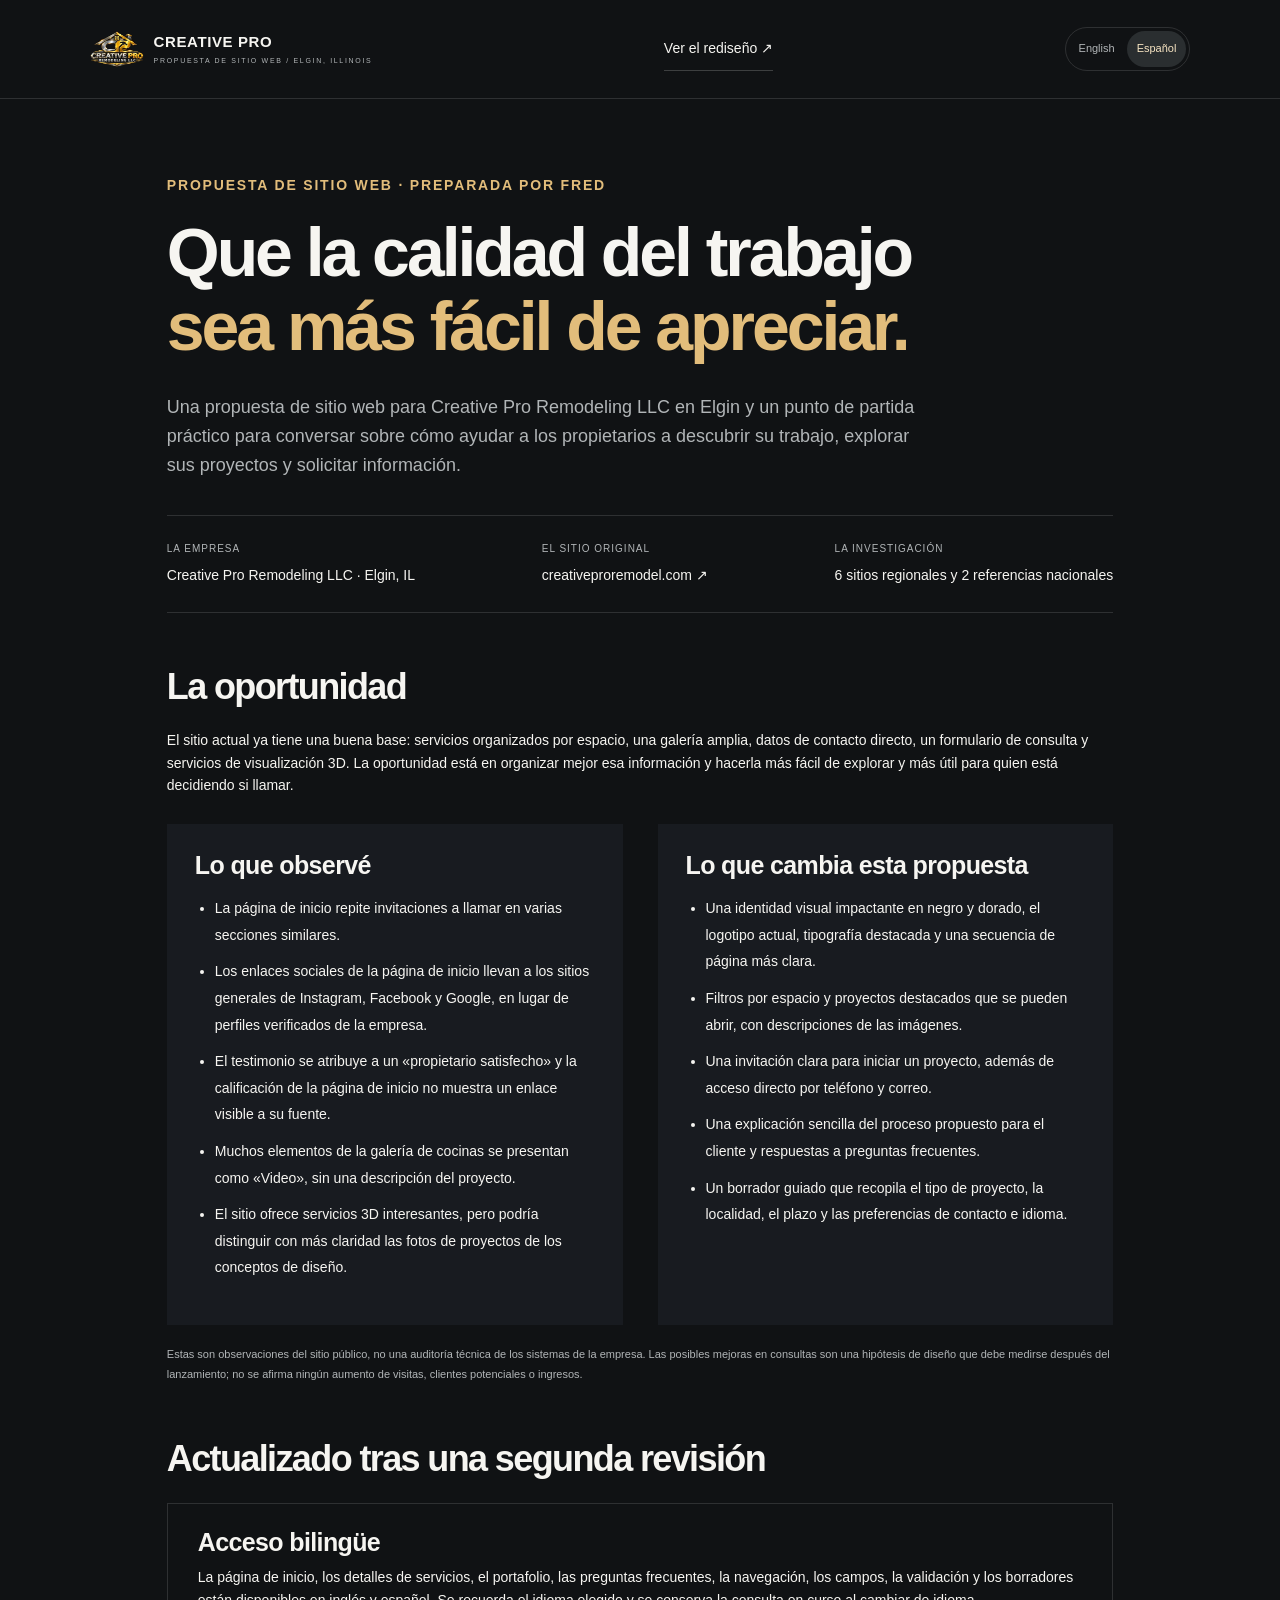
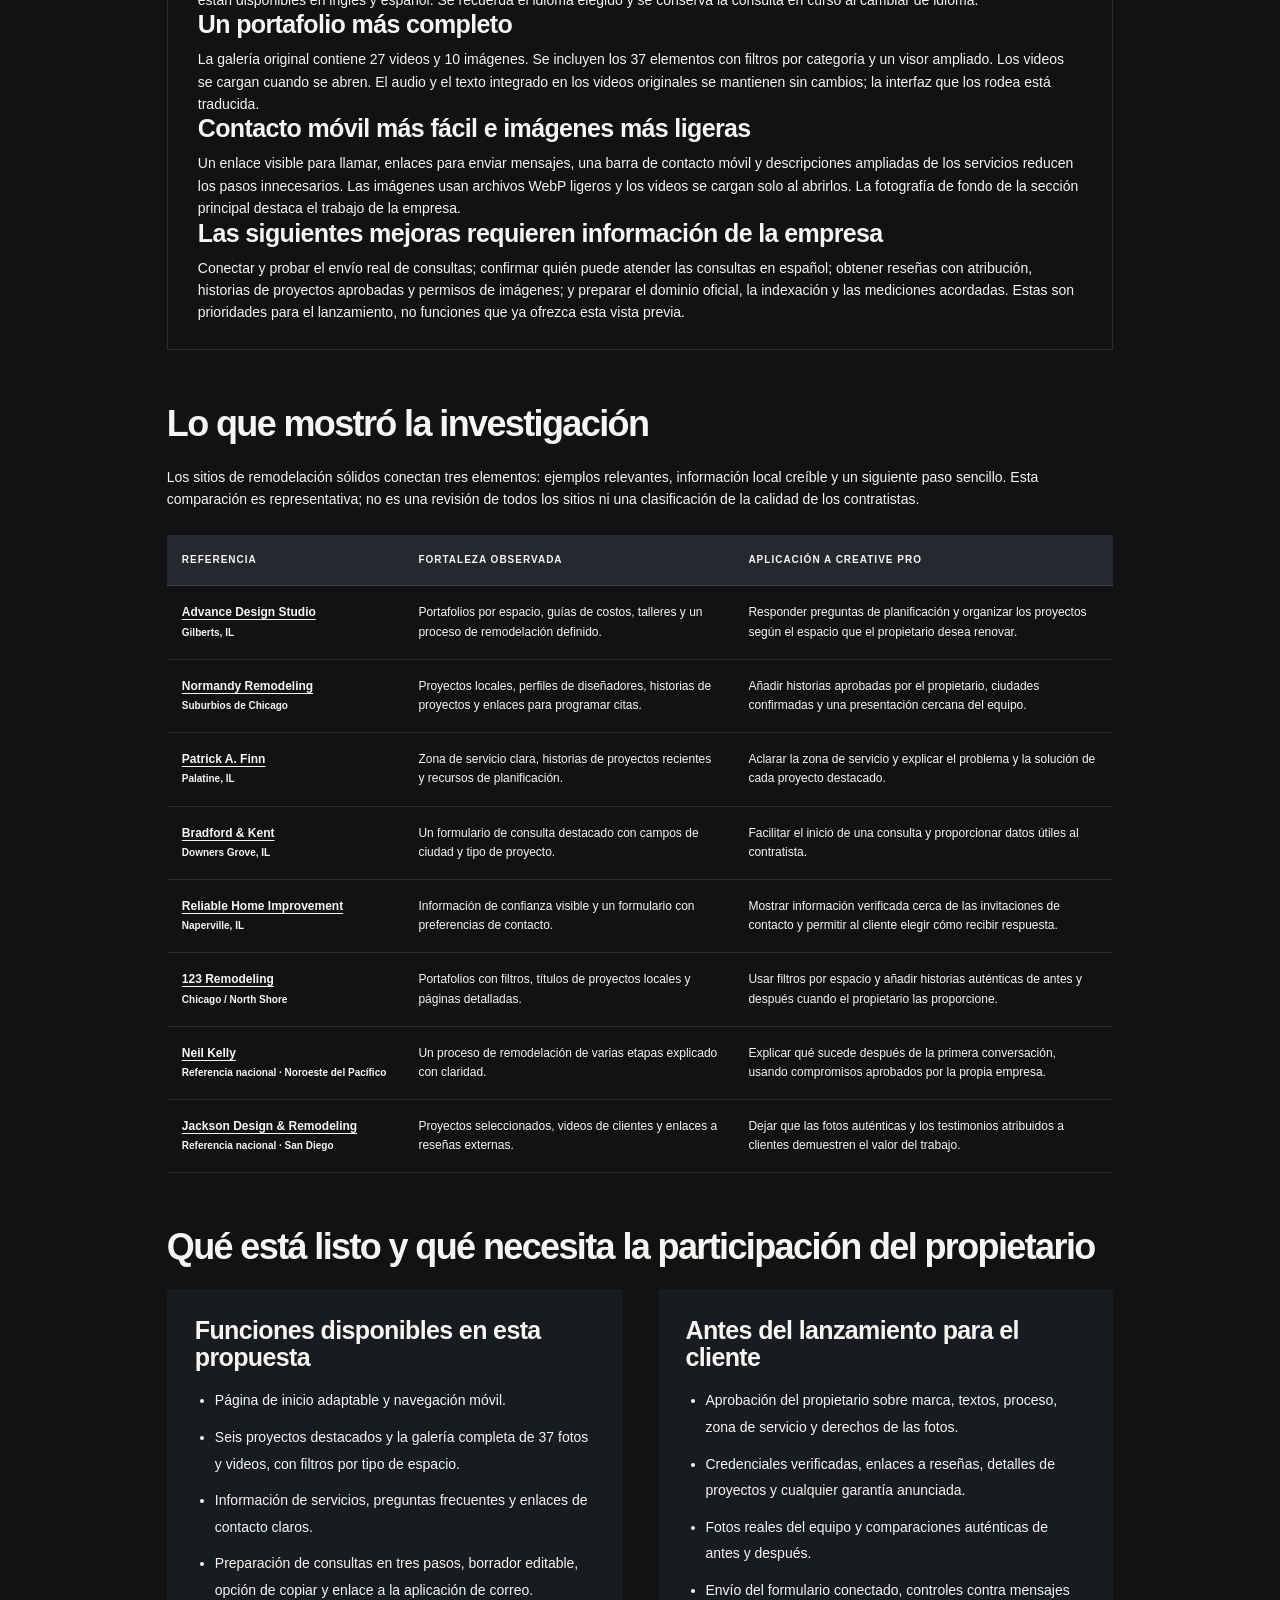
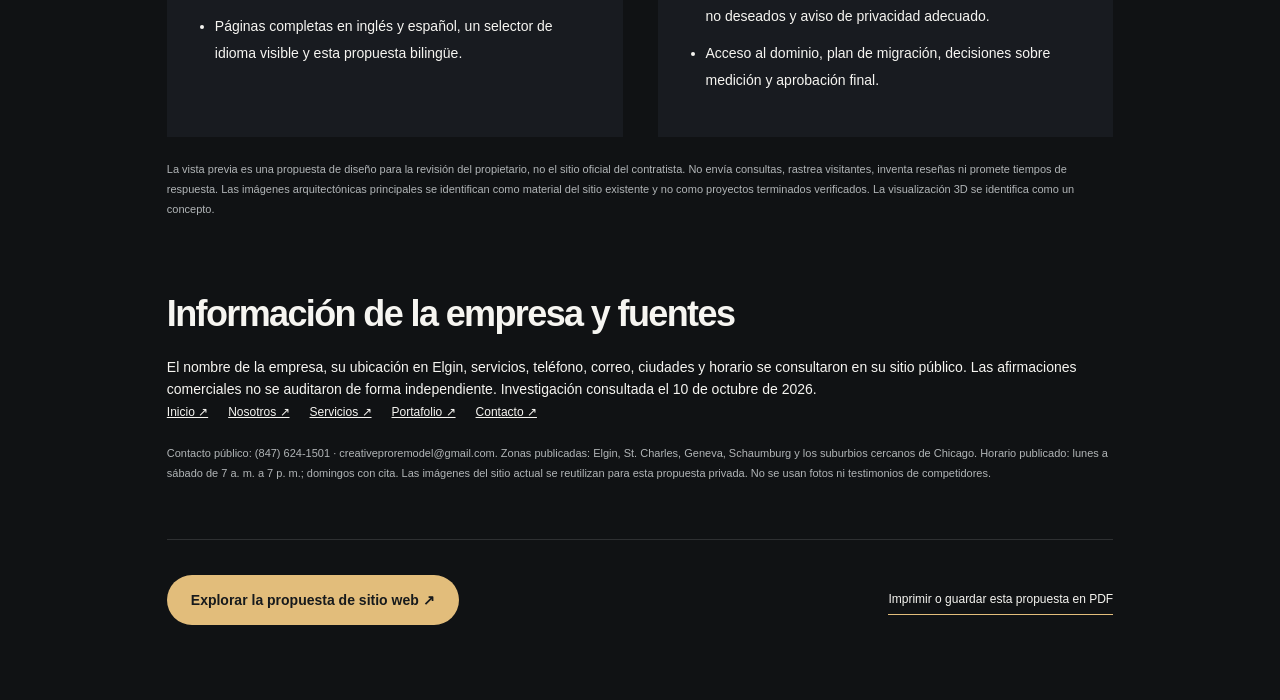
<file: es-pitch.html>
<!doctype html><html lang="es"><head><meta charset="utf-8"><meta name="viewport" content="width=device-width,initial-scale=1,viewport-fit=cover"><meta name="robots" content="noindex,nofollow"><title>La oportunidad del sitio web | Creative Pro Remodeling</title><link rel="stylesheet" href="./styles.css?v=e3cac2dd60"><link rel="icon" href="./assets-favicon.svg?v=37267da721"><style>.pitch-header{padding:25px 7%;border-bottom:1px solid var(--line);display:flex;justify-content:space-between;align-items:center}.pitch{max-width:1100px;margin:auto;padding:75px 6%}.pitch h1{font-size:68px;max-width:850px}.pitch .intro{font-size:18px;color:var(--muted);max-width:750px;margin:30px 0}.pitch h2{font-size:36px;margin:55px 0 22px}.pitch h3{font-family:var(--serif);font-size:25px;margin-bottom:10px}.pitch p,.pitch li{font-size:14px}.pitch .lede{border-top:1px solid var(--line);border-bottom:1px solid var(--line);padding:25px 0;margin:35px 0;display:flex;gap:35px;justify-content:space-between}.pitch .lede span{font-size:10px;display:block;color:var(--muted);margin-bottom:5px;letter-spacing:1px}.pitch .lede strong{font-weight:500;font-size:14px}.pitch .split{display:grid;grid-template-columns:1fr 1fr;gap:35px}.pitch .split>div{padding:28px;background:#181b20}.pitch ul{padding-left:20px;line-height:1.9}.pitch table{border-collapse:collapse;width:100%;margin:25px 0;font-size:12px;text-align:left}.pitch td,.pitch th{padding:17px 15px;border-bottom:1px solid var(--line);vertical-align:top}.pitch th{background:#25282e;font-size:10px;letter-spacing:1px}.pitch td:first-child{width:25%;font-weight:600}.pitch td a{text-decoration:underline;text-underline-offset:3px}.pitch .note{font-size:11px;color:var(--muted);line-height:1.8}.pitch blockquote{margin:25px 0;padding:30px 35px;background:#1b1e23;color:var(--ink);font-size:18px;line-height:1.9;font-family:var(--serif)}.pitch .deliverables{padding:25px 30px;border:1px solid var(--line);margin:25px 0}.pitch .source-links{line-height:2;display:flex;gap:20px;flex-wrap:wrap;font-size:12px}.pitch .source-links a{text-decoration:underline}.pitch .next-step{margin-top:55px;padding-top:35px;border-top:1px solid var(--line);display:flex;justify-content:space-between;align-items:center;gap:25px}.print-button{border-bottom:1px solid var(--green);font-size:12px;padding:5px 0}.sources-section{padding-top:20px}.pitch ol{padding-left:20px}.pitch li{margin-bottom:10px}.pitch .small-title{font-size:12px;font-family:var(--sans);text-transform:uppercase;letter-spacing:1px;margin-top:20px}@media(max-width:600px){.pitch-header{padding:20px 6%}.pitch-header .brand-mark{display:none}.pitch-header .brand-words{font-size:12px}.pitch h1{font-size:45px}.pitch{padding-top:45px}.pitch .intro{font-size:16px}.pitch .split{grid-template-columns:1fr;gap:15px}.pitch .lede{flex-direction:column;gap:20px}.pitch h2{font-size:31px}.pitch td,.pitch th{padding:13px 9px;font-size:11px}.pitch blockquote{padding:24px;font-size:17px}.pitch .next-step{flex-direction:column;align-items:flex-start}.pitch .table-wrap{overflow:auto}.pitch table{min-width:590px}}@media print{:root{--ink:#202124;--muted:#52555b;--line:#c7c9cc;--green:#654918}body{color:var(--ink)}.pitch .split>div,.pitch th{background:#f1f1ed;color:var(--ink)}.pitch .table-wrap{overflow:visible}.pitch table{min-width:0}.pitch h1,.pitch h2,.pitch h3{break-after:avoid}.pitch-header,.next-step,.print-button{display:none}.pitch{padding:0;max-width:none}.pitch h1{font-size:42px}.pitch h2{font-size:26px;margin-top:30px}body{background:white}.pitch .intro{font-size:14px}.pitch p,.pitch li{font-size:11px}.pitch td{font-size:10px}.pitch blockquote{background:#f1f1ed;color:#222;font-size:14px}.pitch .split>div,.pitch .deliverables,table,blockquote{break-inside:avoid}.pitch a{color:#263f34;text-decoration:underline}}</style><script src="./mobile.js?v=56ed5c44ed" defer></script><script src="./language.js?v=d032a7fc6e" defer></script><link rel="canonical" href="https://fossilbook.github.io/creative-pro-preview/es-pitch.html"><link rel="alternate" hreflang="en" href="https://fossilbook.github.io/creative-pro-preview/pitch.html"><link rel="alternate" hreflang="es" href="https://fossilbook.github.io/creative-pro-preview/es-pitch.html"><link rel="alternate" hreflang="x-default" href="https://fossilbook.github.io/creative-pro-preview/pitch.html"><meta property="og:type" content="website"><meta property="og:title" content="La oportunidad del sitio web | Creative Pro Remodeling"><meta property="og:description" content="Descubre la propuesta de sitio web de Creative Pro Remodeling LLC: cocinas, baños, interiores, ampliaciones y diseño 3D en Elgin y las comunidades cercanas."><meta property="og:url" content="https://fossilbook.github.io/creative-pro-preview/es-pitch.html"><meta property="og:image" content="https://fossilbook.github.io/creative-pro-preview/assets-hero_house_2.webp"><meta property="og:locale" content="es_US"></head><body><header class="pitch-header"><a class="brand" href="./es-index.html"><img class="brand-logo" src="./assets-logo_transparent.webp?v=4a646e3613" alt="" width="1536" height="1024"><span class="brand-words">CREATIVE PRO<small>PROPUESTA DE SITIO WEB / ELGIN, ILLINOIS</small></span></a><a class="text-link" href="./es-index.html">Ver el rediseño ↗</a><div class="language-switch" aria-label="Elige tu idioma"><a href="./pitch.html?lang=en" lang="en" data-language="en">English</a><span aria-hidden="true">/</span><a href="./es-pitch.html?lang=es" lang="es" data-language="es" aria-current="page">Español</a></div></header><main class="pitch"><p class="eyebrow">PROPUESTA DE SITIO WEB · PREPARADA POR FRED</p><h1>Que la calidad del trabajo<br><em>sea más fácil de apreciar.</em></h1><p class="intro">Una propuesta de sitio web para Creative Pro Remodeling LLC en Elgin y un punto de partida práctico para conversar sobre cómo ayudar a los propietarios a descubrir su trabajo, explorar sus proyectos y solicitar información.</p><div class="lede"><div><span>LA EMPRESA</span><strong>Creative Pro Remodeling LLC · Elgin, IL</strong></div><div><span>EL SITIO ORIGINAL</span><strong><a href="https://creativeproremodel.com" target="_blank" rel="noopener">creativeproremodel.com ↗</a></strong></div><div><span>LA INVESTIGACIÓN</span><strong>6 sitios regionales y 2 referencias nacionales</strong></div></div>
<h2>La oportunidad</h2><p>El sitio actual ya tiene una buena base: servicios organizados por espacio, una galería amplia, datos de contacto directo, un formulario de consulta y servicios de visualización 3D. La oportunidad está en organizar mejor esa información y hacerla más fácil de explorar y más útil para quien está decidiendo si llamar.</p><div class="split" style="margin-top:28px"><div><h3>Lo que observé</h3><ul><li>La página de inicio repite invitaciones a llamar en varias secciones similares.</li><li>Los enlaces sociales de la página de inicio llevan a los sitios generales de Instagram, Facebook y Google, en lugar de perfiles verificados de la empresa.</li><li>El testimonio se atribuye a un «propietario satisfecho» y la calificación de la página de inicio no muestra un enlace visible a su fuente.</li><li>Muchos elementos de la galería de cocinas se presentan como «Video», sin una descripción del proyecto.</li><li>El sitio ofrece servicios 3D interesantes, pero podría distinguir con más claridad las fotos de proyectos de los conceptos de diseño.</li></ul></div><div><h3>Lo que cambia esta propuesta</h3><ul><li>Una identidad visual impactante en negro y dorado, el logotipo actual, tipografía destacada y una secuencia de página más clara.</li><li>Filtros por espacio y proyectos destacados que se pueden abrir, con descripciones de las imágenes.</li><li>Una invitación clara para iniciar un proyecto, además de acceso directo por teléfono y correo.</li><li>Una explicación sencilla del proceso propuesto para el cliente y respuestas a preguntas frecuentes.</li><li>Un borrador guiado que recopila el tipo de proyecto, la localidad, el plazo y las preferencias de contacto e idioma.</li></ul></div></div><p class="note" style="margin-top:20px">Estas son observaciones del sitio público, no una auditoría técnica de los sistemas de la empresa. Las posibles mejoras en consultas son una hipótesis de diseño que debe medirse después del lanzamiento; no se afirma ningún aumento de visitas, clientes potenciales o ingresos.</p>
<h2>Actualizado tras una segunda revisión</h2><div class="deliverables"><h3>Acceso bilingüe</h3><p>La página de inicio, los detalles de servicios, el portafolio, las preguntas frecuentes, la navegación, los campos, la validación y los borradores están disponibles en inglés y español. Se recuerda el idioma elegido y se conserva la consulta en curso al cambiar de idioma.</p><h3>Un portafolio más completo</h3><p>La galería original contiene 27 videos y 10 imágenes. Se incluyen los 37 elementos con filtros por categoría y un visor ampliado. Los videos se cargan cuando se abren. El audio y el texto integrado en los videos originales se mantienen sin cambios; la interfaz que los rodea está traducida.</p><h3>Contacto móvil más fácil e imágenes más ligeras</h3><p>Un enlace visible para llamar, enlaces para enviar mensajes, una barra de contacto móvil y descripciones ampliadas de los servicios reducen los pasos innecesarios. Las imágenes usan archivos WebP ligeros y los videos se cargan solo al abrirlos. La fotografía de fondo de la sección principal destaca el trabajo de la empresa.</p><h3>Las siguientes mejoras requieren información de la empresa</h3><p>Conectar y probar el envío real de consultas; confirmar quién puede atender las consultas en español; obtener reseñas con atribución, historias de proyectos aprobadas y permisos de imágenes; y preparar el dominio oficial, la indexación y las mediciones acordadas. Estas son prioridades para el lanzamiento, no funciones que ya ofrezca esta vista previa.</p></div>
<h2>Lo que mostró la investigación</h2><p>Los sitios de remodelación sólidos conectan tres elementos: ejemplos relevantes, información local creíble y un siguiente paso sencillo. Esta comparación es representativa; no es una revisión de todos los sitios ni una clasificación de la calidad de los contratistas.</p><div class="table-wrap"><table><thead><tr><th>REFERENCIA</th><th>FORTALEZA OBSERVADA</th><th>APLICACIÓN A CREATIVE PRO</th></tr></thead><tbody><tr><td><a href="https://advancedesignstudio.com/" target="_blank" rel="noopener">Advance Design Studio</a><br><small>Gilberts, IL</small></td><td>Portafolios por espacio, guías de costos, talleres y un proceso de remodelación definido.</td><td>Responder preguntas de planificación y organizar los proyectos según el espacio que el propietario desea renovar.</td></tr><tr><td><a href="https://normandyremodeling.com/" target="_blank" rel="noopener">Normandy Remodeling</a><br><small>Suburbios de Chicago</small></td><td>Proyectos locales, perfiles de diseñadores, historias de proyectos y enlaces para programar citas.</td><td>Añadir historias aprobadas por el propietario, ciudades confirmadas y una presentación cercana del equipo.</td></tr><tr><td><a href="https://www.patrickafinn.com/" target="_blank" rel="noopener">Patrick A. Finn</a><br><small>Palatine, IL</small></td><td>Zona de servicio clara, historias de proyectos recientes y recursos de planificación.</td><td>Aclarar la zona de servicio y explicar el problema y la solución de cada proyecto destacado.</td></tr><tr><td><a href="https://www.bradfordandkent.com/" target="_blank" rel="noopener">Bradford &amp; Kent</a><br><small>Downers Grove, IL</small></td><td>Un formulario de consulta destacado con campos de ciudad y tipo de proyecto.</td><td>Facilitar el inicio de una consulta y proporcionar datos útiles al contratista.</td></tr><tr><td><a href="https://www.reliablehomeimprov.com/" target="_blank" rel="noopener">Reliable Home Improvement</a><br><small>Naperville, IL</small></td><td>Información de confianza visible y un formulario con preferencias de contacto.</td><td>Mostrar información verificada cerca de las invitaciones de contacto y permitir al cliente elegir cómo recibir respuesta.</td></tr><tr><td><a href="https://123remodeling.com/portfolio/" target="_blank" rel="noopener">123 Remodeling</a><br><small>Chicago / North Shore</small></td><td>Portafolios con filtros, títulos de proyectos locales y páginas detalladas.</td><td>Usar filtros por espacio y añadir historias auténticas de antes y después cuando el propietario las proporcione.</td></tr><tr><td><a href="https://www.neilkelly.com/process/" target="_blank" rel="noopener">Neil Kelly</a><br><small>Referencia nacional · Noroeste del Pacífico</small></td><td>Un proceso de remodelación de varias etapas explicado con claridad.</td><td>Explicar qué sucede después de la primera conversación, usando compromisos aprobados por la propia empresa.</td></tr><tr><td><a href="https://www.jacksondesignandremodeling.com/" target="_blank" rel="noopener">Jackson Design &amp; Remodeling</a><br><small>Referencia nacional · San Diego</small></td><td>Proyectos seleccionados, videos de clientes y enlaces a reseñas externas.</td><td>Dejar que las fotos auténticas y los testimonios atribuidos a clientes demuestren el valor del trabajo.</td></tr></tbody></table></div>
<h2>Qué está listo y qué necesita la participación del propietario</h2><div class="split"><div><h3>Funciones disponibles en esta propuesta</h3><ul><li>Página de inicio adaptable y navegación móvil.</li><li>Seis proyectos destacados y la galería completa de 37 fotos y videos, con filtros por tipo de espacio.</li><li>Información de servicios, preguntas frecuentes y enlaces de contacto claros.</li><li>Preparación de consultas en tres pasos, borrador editable, opción de copiar y enlace a la aplicación de correo.</li><li>Páginas completas en inglés y español, un selector de idioma visible y esta propuesta bilingüe.</li></ul></div><div><h3>Antes del lanzamiento para el cliente</h3><ul><li>Aprobación del propietario sobre marca, textos, proceso, zona de servicio y derechos de las fotos.</li><li>Credenciales verificadas, enlaces a reseñas, detalles de proyectos y cualquier garantía anunciada.</li><li>Fotos reales del equipo y comparaciones auténticas de antes y después.</li><li>Envío del formulario conectado, controles contra mensajes no deseados y aviso de privacidad adecuado.</li><li>Acceso al dominio, plan de migración, decisiones sobre medición y aprobación final.</li></ul></div></div><p class="note" style="margin-top:23px">La vista previa es una propuesta de diseño para la revisión del propietario, no el sitio oficial del contratista. No envía consultas, rastrea visitantes, inventa reseñas ni promete tiempos de respuesta. Las imágenes arquitectónicas principales se identifican como material del sitio existente y no como proyectos terminados verificados. La visualización 3D se identifica como un concepto.</p>
<section class="sources-section"><h2>Información de la empresa y fuentes</h2><p>El nombre de la empresa, su ubicación en Elgin, servicios, teléfono, correo, ciudades y horario se consultaron en su sitio público. Las afirmaciones comerciales no se auditaron de forma independiente. Investigación consultada el 10 de octubre de 2026.</p><div class="source-links"><a href="https://creativeproremodel.com" target="_blank" rel="noopener">Inicio ↗</a><a href="https://creativeproremodel.com/about" target="_blank" rel="noopener">Nosotros ↗</a><a href="https://creativeproremodel.com/services" target="_blank" rel="noopener">Servicios ↗</a><a href="https://creativeproremodel.com/portfolio" target="_blank" rel="noopener">Portafolio ↗</a><a href="https://creativeproremodel.com/contact" target="_blank" rel="noopener">Contacto ↗</a></div><p class="note" style="margin-top:20px">Contacto público: (847) 624-1501 · creativeproremodel@gmail.com. Zonas publicadas: Elgin, St. Charles, Geneva, Schaumburg y los suburbios cercanos de Chicago. Horario publicado: lunes a sábado de 7 a. m. a 7 p. m.; domingos con cita. Las imágenes del sitio actual se reutilizan para esta propuesta privada. No se usan fotos ni testimonios de competidores.</p></section><div class="next-step"><a class="button button-dark" href="./es-index.html">Explorar la propuesta de sitio web ↗</a><button class="print-button" onclick="window.print()">Imprimir o guardar esta propuesta en PDF</button></div></main></body></html>
</file>
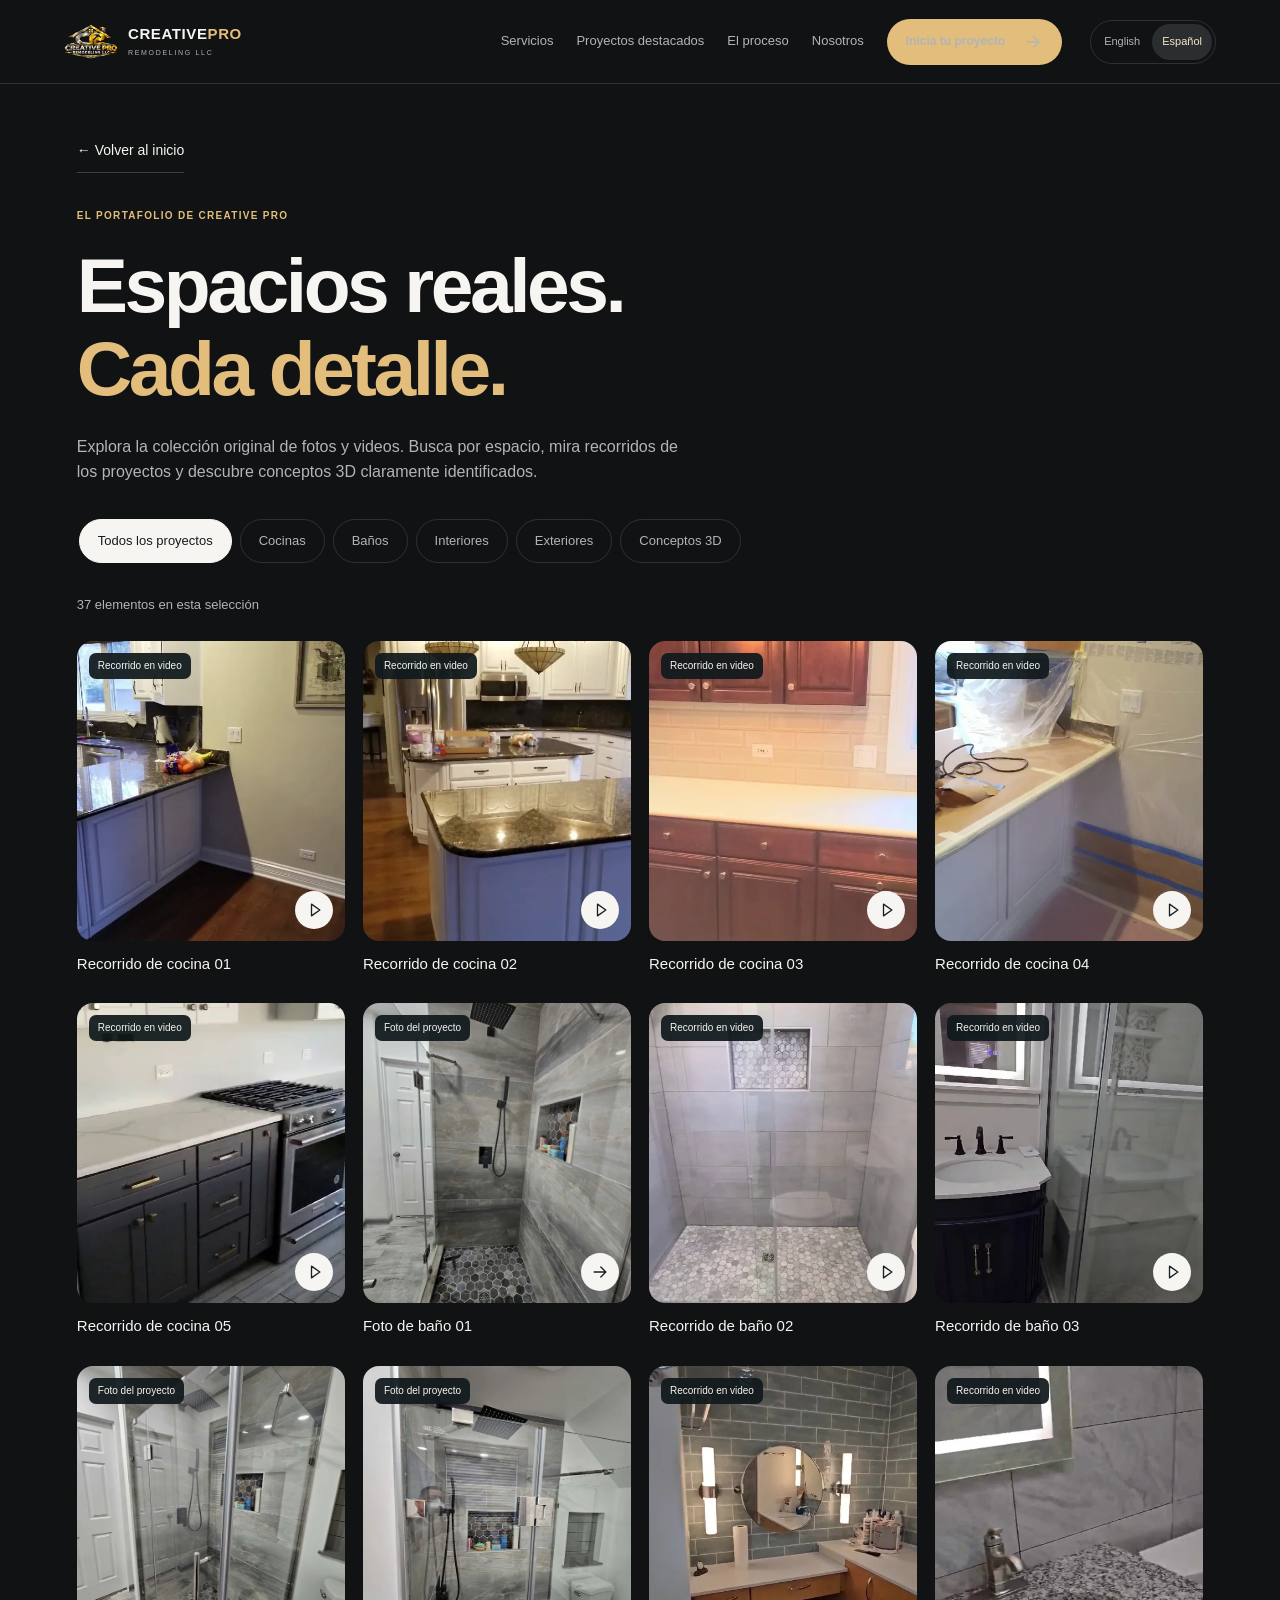
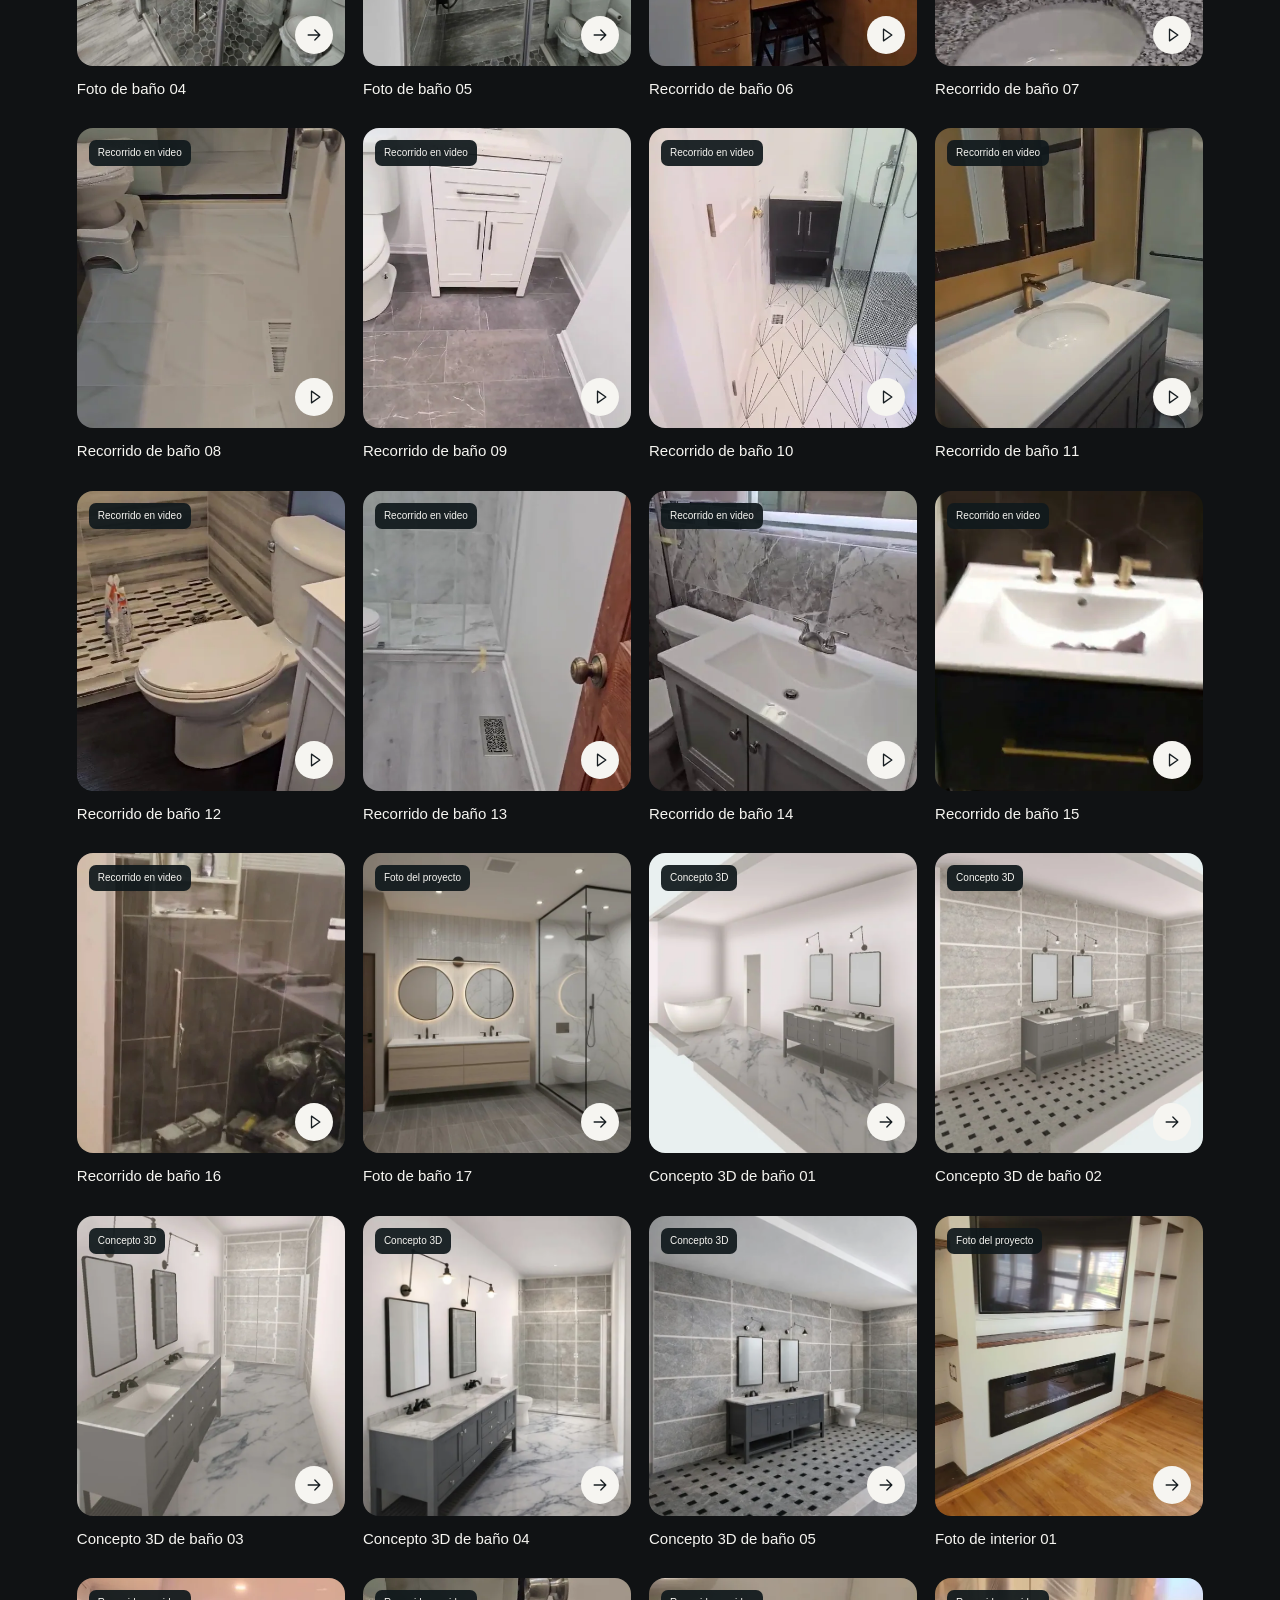
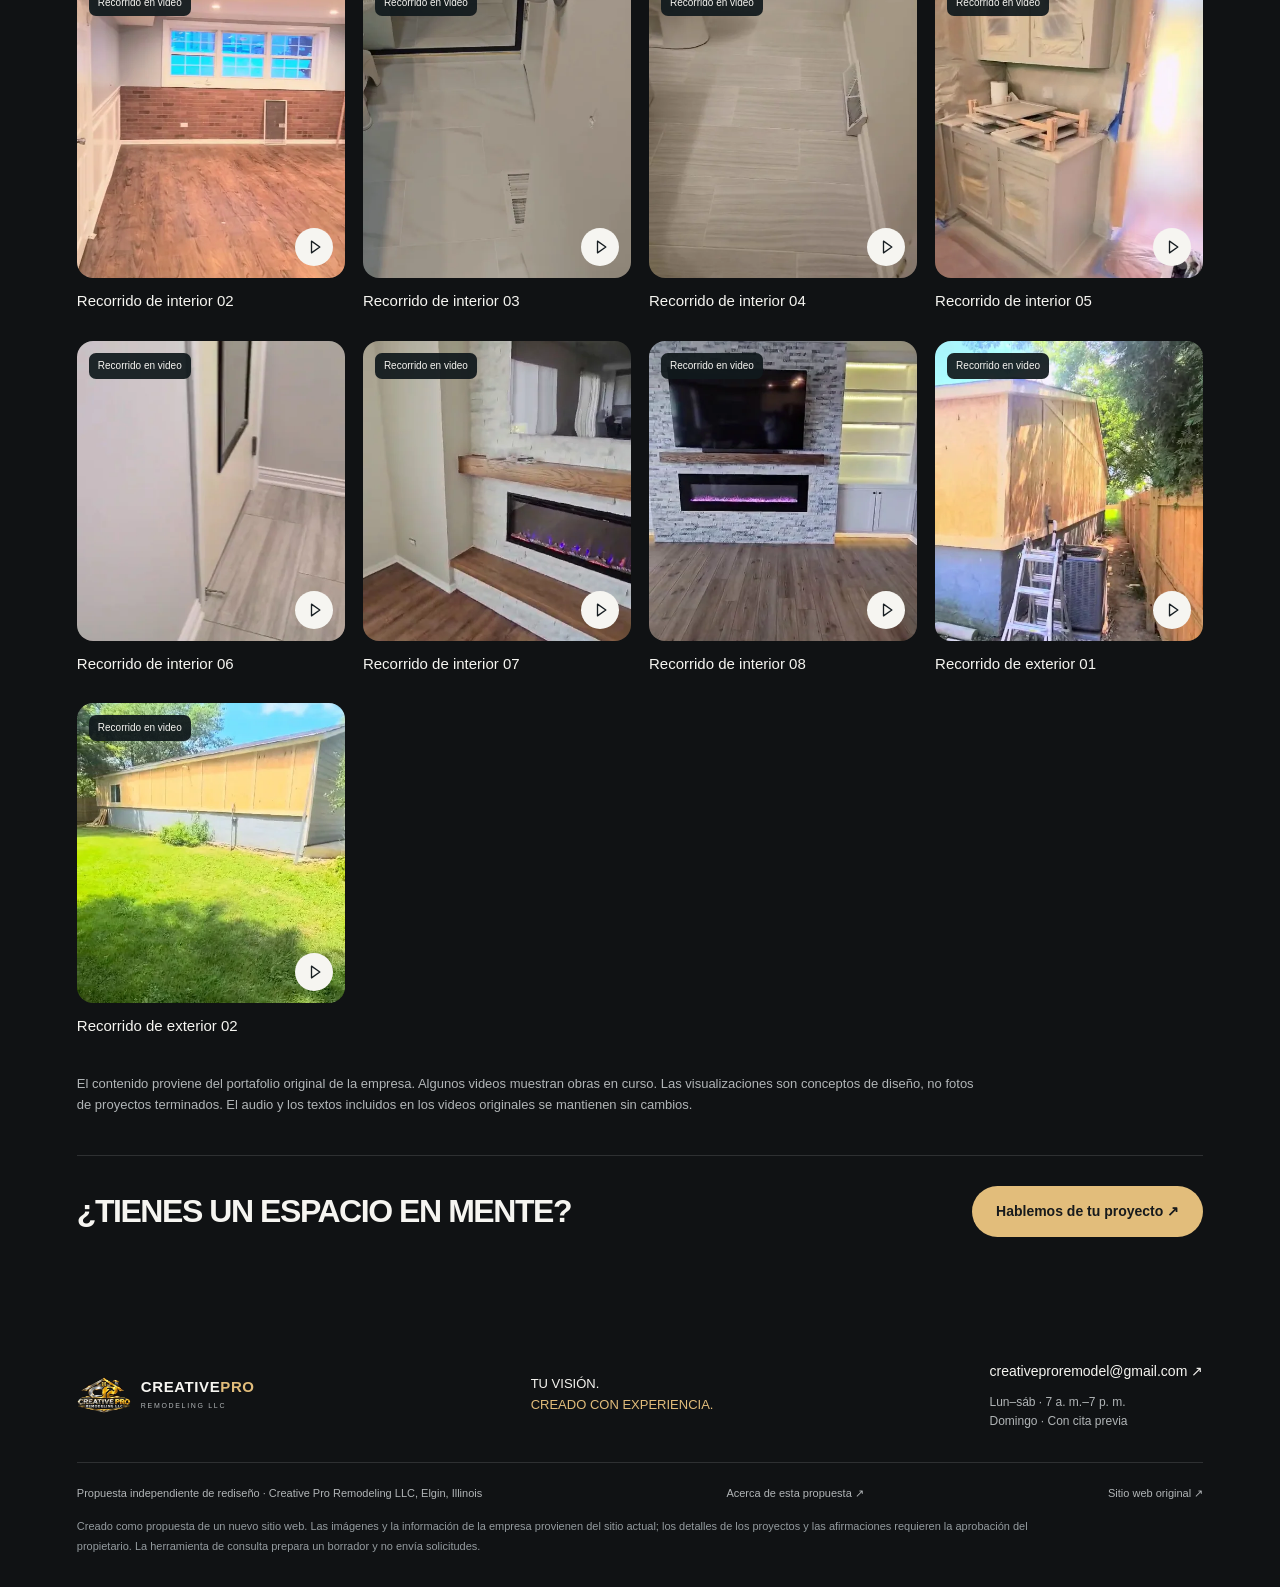
<file: es-portfolio.html>
<!doctype html>
<html lang="es">
<head>
  <meta charset="utf-8"><meta name="viewport" content="width=device-width,initial-scale=1,viewport-fit=cover">
  <title>Portafolio de fotos y videos | Creative Pro Remodeling</title>
  <meta name="description" content="Descubre la propuesta de sitio web de Creative Pro Remodeling LLC: cocinas, baños, interiores, ampliaciones y diseño 3D en Elgin y las comunidades cercanas.">
  <meta name="robots" content="noindex,nofollow"><meta name="theme-color" content="#0c0e11">
  <link rel="icon" href="./assets-favicon.svg?v=37267da721" type="image/svg+xml"><link rel="stylesheet" href="./styles.css?v=e3cac2dd60">
  <script src="./mobile.js?v=56ed5c44ed" defer></script><script src="./motion.js?v=6e9da6a545" defer></script><script src="./translations.js?v=cb02a79283" defer></script><script src="./gallery-data.js?v=bb1a7def15" defer></script><script src="./gallery.js?v=9b34105b29" defer></script><script src="./language.js?v=d032a7fc6e" defer></script>
<link rel="canonical" href="https://fossilbook.github.io/creative-pro-preview/es-portfolio.html"><link rel="alternate" hreflang="en" href="https://fossilbook.github.io/creative-pro-preview/portfolio.html"><link rel="alternate" hreflang="es" href="https://fossilbook.github.io/creative-pro-preview/es-portfolio.html"><link rel="alternate" hreflang="x-default" href="https://fossilbook.github.io/creative-pro-preview/portfolio.html"><meta property="og:type" content="website"><meta property="og:title" content="Portafolio de fotos y videos | Creative Pro Remodeling"><meta property="og:description" content="Descubre la propuesta de sitio web de Creative Pro Remodeling LLC: cocinas, baños, interiores, ampliaciones y diseño 3D en Elgin y las comunidades cercanas."><meta property="og:url" content="https://fossilbook.github.io/creative-pro-preview/es-portfolio.html"><meta property="og:image" content="https://fossilbook.github.io/creative-pro-preview/assets-hero_house_2.webp"><meta property="og:locale" content="es_US"></head>
<body class="portfolio-page">
<a class="skip" href="#main">Saltar al contenido</a>
<header class="header">
  <a class="brand" href="./es-index.html" aria-label="Inicio de Creative Pro Remodeling"><img class="brand-logo" src="./assets-logo_transparent.webp?v=4a646e3613" alt="" width="300" height="199"><span class="brand-words">CREATIVE<span>PRO</span><small>REMODELING LLC</small></span></a>
  <button class="menu-toggle" aria-expanded="false" aria-controls="main-nav">Menú <span aria-hidden="true"><svg class="icon" viewbox="0 0 24 24" aria-hidden="true"><path d="M5 8h14M5 16h14"></path></svg></span></button>
  <nav id="main-nav" aria-label="Navegación principal"><a href="./es-index.html#expertise">Servicios</a><a href="./es-index.html#work">Proyectos destacados</a><a href="./es-index.html#approach">El proceso</a><a href="./es-index.html#about">Nosotros</a><a class="button button-dark" href="./es-index.html#contact">Inicia tu proyecto <span aria-hidden="true"><svg class="icon" viewbox="0 0 24 24" aria-hidden="true"><path d="M5 12h14m-6-6 6 6-6 6"></path></svg></span></a></nav><div class="language-switch" aria-label="Elige tu idioma"><a href="./portfolio.html?lang=en" lang="en" hreflang="en" data-language="en">English</a><span aria-hidden="true">/</span><a href="./es-portfolio.html?lang=es" lang="es" hreflang="es" data-language="es" aria-current="page">Español</a></div>
</header>
<main id="main"><section class="collection-intro section"><a class="text-link" href="./es-index.html">← Volver al inicio</a><p class="eyebrow">EL PORTAFOLIO DE CREATIVE PRO</p><h1>Espacios reales.<br><em>Cada detalle.</em></h1><p>Explora la colección original de fotos y videos. Busca por espacio, mira recorridos de los proyectos y descubre conceptos 3D claramente identificados.</p></section><section class="collection section"><div class="filters" role="group" aria-label="Filtrar el portafolio"><button data-collection-filter="all" aria-pressed="true" class="active">Todos los proyectos</button><button data-collection-filter="kitchens" aria-pressed="false">Cocinas</button><button data-collection-filter="bathrooms" aria-pressed="false">Baños</button><button data-collection-filter="interiors" aria-pressed="false">Interiores</button><button data-collection-filter="exterior" aria-pressed="false">Exteriores</button><button data-collection-filter="rendering" aria-pressed="false">Conceptos 3D</button></div><p id="collection-count" role="status">37 elementos en la colección</p><div class="media-grid"><button class="media-card" data-media-index="0" data-category="kitchens"><div class="media-poster"><img src="./assets-gallery-kitchen-01.webp?v=78c6a1ea79" alt="Recorrido de cocina 01" loading="lazy" width="640" height="900"><span class="media-kind">Recorrido en video</span><span class="media-play" aria-hidden="true"><svg class="icon" viewbox="0 0 24 24" aria-hidden="true"><path d="m9 5 10 7-10 7Z"></path></svg></span></div><h3 class="media-title"><span>Recorrido de cocina</span> <span>01</span></h3></button><button class="media-card" data-media-index="1" data-category="kitchens"><div class="media-poster"><img src="./assets-gallery-kitchen-02.webp?v=56b5105766" alt="Recorrido de cocina 02" loading="lazy" width="640" height="900"><span class="media-kind">Recorrido en video</span><span class="media-play" aria-hidden="true"><svg class="icon" viewbox="0 0 24 24" aria-hidden="true"><path d="m9 5 10 7-10 7Z"></path></svg></span></div><h3 class="media-title"><span>Recorrido de cocina</span> <span>02</span></h3></button><button class="media-card" data-media-index="2" data-category="kitchens"><div class="media-poster"><img src="./assets-gallery-kitchen-03.webp?v=052d309651" alt="Recorrido de cocina 03" loading="lazy" width="640" height="900"><span class="media-kind">Recorrido en video</span><span class="media-play" aria-hidden="true"><svg class="icon" viewbox="0 0 24 24" aria-hidden="true"><path d="m9 5 10 7-10 7Z"></path></svg></span></div><h3 class="media-title"><span>Recorrido de cocina</span> <span>03</span></h3></button><button class="media-card" data-media-index="3" data-category="kitchens"><div class="media-poster"><img src="./assets-gallery-kitchen-04.webp?v=091739406a" alt="Recorrido de cocina 04" loading="lazy" width="640" height="900"><span class="media-kind">Recorrido en video</span><span class="media-play" aria-hidden="true"><svg class="icon" viewbox="0 0 24 24" aria-hidden="true"><path d="m9 5 10 7-10 7Z"></path></svg></span></div><h3 class="media-title"><span>Recorrido de cocina</span> <span>04</span></h3></button><button class="media-card" data-media-index="4" data-category="kitchens"><div class="media-poster"><img src="./assets-gallery-kitchen-05.webp?v=41b9ac9790" alt="Recorrido de cocina 05" loading="lazy" width="640" height="900"><span class="media-kind">Recorrido en video</span><span class="media-play" aria-hidden="true"><svg class="icon" viewbox="0 0 24 24" aria-hidden="true"><path d="m9 5 10 7-10 7Z"></path></svg></span></div><h3 class="media-title"><span>Recorrido de cocina</span> <span>05</span></h3></button><button class="media-card" data-media-index="5" data-category="bathrooms"><div class="media-poster"><img src="./assets-gallery-bathroom-photo-01.webp?v=837369d991" alt="Foto de baño 01" loading="lazy" width="640" height="900"><span class="media-kind">Foto del proyecto</span><span class="media-play" aria-hidden="true"><svg class="icon" viewbox="0 0 24 24" aria-hidden="true"><path d="M5 12h14m-6-6 6 6-6 6"></path></svg></span></div><h3 class="media-title"><span>Foto de baño</span> <span>01</span></h3></button><button class="media-card" data-media-index="6" data-category="bathrooms"><div class="media-poster"><img src="./assets-gallery-bathroom-01.webp?v=323e219049" alt="Recorrido de baño 02" loading="lazy" width="640" height="900"><span class="media-kind">Recorrido en video</span><span class="media-play" aria-hidden="true"><svg class="icon" viewbox="0 0 24 24" aria-hidden="true"><path d="m9 5 10 7-10 7Z"></path></svg></span></div><h3 class="media-title"><span>Recorrido de baño</span> <span>02</span></h3></button><button class="media-card" data-media-index="7" data-category="bathrooms"><div class="media-poster"><img src="./assets-gallery-bathroom-02.webp?v=fa9ec1fd4d" alt="Recorrido de baño 03" loading="lazy" width="640" height="900"><span class="media-kind">Recorrido en video</span><span class="media-play" aria-hidden="true"><svg class="icon" viewbox="0 0 24 24" aria-hidden="true"><path d="m9 5 10 7-10 7Z"></path></svg></span></div><h3 class="media-title"><span>Recorrido de baño</span> <span>03</span></h3></button><button class="media-card" data-media-index="8" data-category="bathrooms"><div class="media-poster"><img src="./assets-gallery-bathroom-photo-02.webp?v=c92f588735" alt="Foto de baño 04" loading="lazy" width="640" height="900"><span class="media-kind">Foto del proyecto</span><span class="media-play" aria-hidden="true"><svg class="icon" viewbox="0 0 24 24" aria-hidden="true"><path d="M5 12h14m-6-6 6 6-6 6"></path></svg></span></div><h3 class="media-title"><span>Foto de baño</span> <span>04</span></h3></button><button class="media-card" data-media-index="9" data-category="bathrooms"><div class="media-poster"><img src="./assets-gallery-bathroom-photo-03.webp?v=0f34f05e02" alt="Foto de baño 05" loading="lazy" width="640" height="900"><span class="media-kind">Foto del proyecto</span><span class="media-play" aria-hidden="true"><svg class="icon" viewbox="0 0 24 24" aria-hidden="true"><path d="M5 12h14m-6-6 6 6-6 6"></path></svg></span></div><h3 class="media-title"><span>Foto de baño</span> <span>05</span></h3></button><button class="media-card" data-media-index="10" data-category="bathrooms"><div class="media-poster"><img src="./assets-gallery-bathroom-03.webp?v=050d1e1047" alt="Recorrido de baño 06" loading="lazy" width="640" height="900"><span class="media-kind">Recorrido en video</span><span class="media-play" aria-hidden="true"><svg class="icon" viewbox="0 0 24 24" aria-hidden="true"><path d="m9 5 10 7-10 7Z"></path></svg></span></div><h3 class="media-title"><span>Recorrido de baño</span> <span>06</span></h3></button><button class="media-card" data-media-index="11" data-category="bathrooms"><div class="media-poster"><img src="./assets-gallery-bathroom-04.webp?v=2e1b69302e" alt="Recorrido de baño 07" loading="lazy" width="640" height="900"><span class="media-kind">Recorrido en video</span><span class="media-play" aria-hidden="true"><svg class="icon" viewbox="0 0 24 24" aria-hidden="true"><path d="m9 5 10 7-10 7Z"></path></svg></span></div><h3 class="media-title"><span>Recorrido de baño</span> <span>07</span></h3></button><button class="media-card" data-media-index="12" data-category="bathrooms"><div class="media-poster"><img src="./assets-gallery-bathroom-05.webp?v=c8b48909a6" alt="Recorrido de baño 08" loading="lazy" width="640" height="900"><span class="media-kind">Recorrido en video</span><span class="media-play" aria-hidden="true"><svg class="icon" viewbox="0 0 24 24" aria-hidden="true"><path d="m9 5 10 7-10 7Z"></path></svg></span></div><h3 class="media-title"><span>Recorrido de baño</span> <span>08</span></h3></button><button class="media-card" data-media-index="13" data-category="bathrooms"><div class="media-poster"><img src="./assets-gallery-bathroom-06.webp?v=fbbf4b3f97" alt="Recorrido de baño 09" loading="lazy" width="640" height="900"><span class="media-kind">Recorrido en video</span><span class="media-play" aria-hidden="true"><svg class="icon" viewbox="0 0 24 24" aria-hidden="true"><path d="m9 5 10 7-10 7Z"></path></svg></span></div><h3 class="media-title"><span>Recorrido de baño</span> <span>09</span></h3></button><button class="media-card" data-media-index="14" data-category="bathrooms"><div class="media-poster"><img src="./assets-gallery-bathroom-07.webp?v=bd0cbcfc41" alt="Recorrido de baño 10" loading="lazy" width="640" height="900"><span class="media-kind">Recorrido en video</span><span class="media-play" aria-hidden="true"><svg class="icon" viewbox="0 0 24 24" aria-hidden="true"><path d="m9 5 10 7-10 7Z"></path></svg></span></div><h3 class="media-title"><span>Recorrido de baño</span> <span>10</span></h3></button><button class="media-card" data-media-index="15" data-category="bathrooms"><div class="media-poster"><img src="./assets-gallery-bathroom-08.webp?v=90362c22bb" alt="Recorrido de baño 11" loading="lazy" width="640" height="900"><span class="media-kind">Recorrido en video</span><span class="media-play" aria-hidden="true"><svg class="icon" viewbox="0 0 24 24" aria-hidden="true"><path d="m9 5 10 7-10 7Z"></path></svg></span></div><h3 class="media-title"><span>Recorrido de baño</span> <span>11</span></h3></button><button class="media-card" data-media-index="16" data-category="bathrooms"><div class="media-poster"><img src="./assets-gallery-bathroom-09.webp?v=61f88e9ba0" alt="Recorrido de baño 12" loading="lazy" width="640" height="900"><span class="media-kind">Recorrido en video</span><span class="media-play" aria-hidden="true"><svg class="icon" viewbox="0 0 24 24" aria-hidden="true"><path d="m9 5 10 7-10 7Z"></path></svg></span></div><h3 class="media-title"><span>Recorrido de baño</span> <span>12</span></h3></button><button class="media-card" data-media-index="17" data-category="bathrooms"><div class="media-poster"><img src="./assets-gallery-bathroom-10.webp?v=e552854b32" alt="Recorrido de baño 13" loading="lazy" width="640" height="900"><span class="media-kind">Recorrido en video</span><span class="media-play" aria-hidden="true"><svg class="icon" viewbox="0 0 24 24" aria-hidden="true"><path d="m9 5 10 7-10 7Z"></path></svg></span></div><h3 class="media-title"><span>Recorrido de baño</span> <span>13</span></h3></button><button class="media-card" data-media-index="18" data-category="bathrooms"><div class="media-poster"><img src="./assets-gallery-bathroom-11.webp?v=01c83eeef8" alt="Recorrido de baño 14" loading="lazy" width="640" height="900"><span class="media-kind">Recorrido en video</span><span class="media-play" aria-hidden="true"><svg class="icon" viewbox="0 0 24 24" aria-hidden="true"><path d="m9 5 10 7-10 7Z"></path></svg></span></div><h3 class="media-title"><span>Recorrido de baño</span> <span>14</span></h3></button><button class="media-card" data-media-index="19" data-category="bathrooms"><div class="media-poster"><img src="./assets-gallery-bathroom-12.webp?v=e87e2207c6" alt="Recorrido de baño 15" loading="lazy" width="640" height="900"><span class="media-kind">Recorrido en video</span><span class="media-play" aria-hidden="true"><svg class="icon" viewbox="0 0 24 24" aria-hidden="true"><path d="m9 5 10 7-10 7Z"></path></svg></span></div><h3 class="media-title"><span>Recorrido de baño</span> <span>15</span></h3></button><button class="media-card" data-media-index="20" data-category="bathrooms"><div class="media-poster"><img src="./assets-gallery-bathroom-13.webp?v=dc9151aee3" alt="Recorrido de baño 16" loading="lazy" width="640" height="900"><span class="media-kind">Recorrido en video</span><span class="media-play" aria-hidden="true"><svg class="icon" viewbox="0 0 24 24" aria-hidden="true"><path d="m9 5 10 7-10 7Z"></path></svg></span></div><h3 class="media-title"><span>Recorrido de baño</span> <span>16</span></h3></button><button class="media-card" data-media-index="21" data-category="bathrooms"><div class="media-poster"><img src="./assets-gallery-bathroom-photo-04.webp?v=8e7f637104" alt="Foto de baño 17" loading="lazy" width="640" height="900"><span class="media-kind">Foto del proyecto</span><span class="media-play" aria-hidden="true"><svg class="icon" viewbox="0 0 24 24" aria-hidden="true"><path d="M5 12h14m-6-6 6 6-6 6"></path></svg></span></div><h3 class="media-title"><span>Foto de baño</span> <span>17</span></h3></button><button class="media-card" data-media-index="22" data-category="rendering"><div class="media-poster"><img src="./assets-gallery-bathroom-design-01.webp?v=7f289d1b05" alt="Concepto 3D de baño 01" loading="lazy" width="640" height="900"><span class="media-kind">Concepto 3D</span><span class="media-play" aria-hidden="true"><svg class="icon" viewbox="0 0 24 24" aria-hidden="true"><path d="M5 12h14m-6-6 6 6-6 6"></path></svg></span></div><h3 class="media-title"><span>Concepto 3D de baño</span> <span>01</span></h3></button><button class="media-card" data-media-index="23" data-category="rendering"><div class="media-poster"><img src="./assets-gallery-bathroom-design-02.webp?v=09b4cc0da2" alt="Concepto 3D de baño 02" loading="lazy" width="640" height="900"><span class="media-kind">Concepto 3D</span><span class="media-play" aria-hidden="true"><svg class="icon" viewbox="0 0 24 24" aria-hidden="true"><path d="M5 12h14m-6-6 6 6-6 6"></path></svg></span></div><h3 class="media-title"><span>Concepto 3D de baño</span> <span>02</span></h3></button><button class="media-card" data-media-index="24" data-category="rendering"><div class="media-poster"><img src="./assets-gallery-bathroom-design-03.webp?v=403e630d8c" alt="Concepto 3D de baño 03" loading="lazy" width="640" height="900"><span class="media-kind">Concepto 3D</span><span class="media-play" aria-hidden="true"><svg class="icon" viewbox="0 0 24 24" aria-hidden="true"><path d="M5 12h14m-6-6 6 6-6 6"></path></svg></span></div><h3 class="media-title"><span>Concepto 3D de baño</span> <span>03</span></h3></button><button class="media-card" data-media-index="25" data-category="rendering"><div class="media-poster"><img src="./assets-gallery-bathroom-design-04.webp?v=9ec0092a09" alt="Concepto 3D de baño 04" loading="lazy" width="640" height="900"><span class="media-kind">Concepto 3D</span><span class="media-play" aria-hidden="true"><svg class="icon" viewbox="0 0 24 24" aria-hidden="true"><path d="M5 12h14m-6-6 6 6-6 6"></path></svg></span></div><h3 class="media-title"><span>Concepto 3D de baño</span> <span>04</span></h3></button><button class="media-card" data-media-index="26" data-category="rendering"><div class="media-poster"><img src="./assets-gallery-bathroom-design-05.webp?v=18b0d1f687" alt="Concepto 3D de baño 05" loading="lazy" width="640" height="900"><span class="media-kind">Concepto 3D</span><span class="media-play" aria-hidden="true"><svg class="icon" viewbox="0 0 24 24" aria-hidden="true"><path d="M5 12h14m-6-6 6 6-6 6"></path></svg></span></div><h3 class="media-title"><span>Concepto 3D de baño</span> <span>05</span></h3></button><button class="media-card" data-media-index="27" data-category="interiors"><div class="media-poster"><img src="./assets-gallery-interiors-photo-01.webp?v=ca4a1d5364" alt="Foto de interior 01" loading="lazy" width="640" height="900"><span class="media-kind">Foto del proyecto</span><span class="media-play" aria-hidden="true"><svg class="icon" viewbox="0 0 24 24" aria-hidden="true"><path d="M5 12h14m-6-6 6 6-6 6"></path></svg></span></div><h3 class="media-title"><span>Foto de interior</span> <span>01</span></h3></button><button class="media-card" data-media-index="28" data-category="interiors"><div class="media-poster"><img src="./assets-gallery-interiors-01.webp?v=6da53e3059" alt="Recorrido de interior 02" loading="lazy" width="640" height="900"><span class="media-kind">Recorrido en video</span><span class="media-play" aria-hidden="true"><svg class="icon" viewbox="0 0 24 24" aria-hidden="true"><path d="m9 5 10 7-10 7Z"></path></svg></span></div><h3 class="media-title"><span>Recorrido de interior</span> <span>02</span></h3></button><button class="media-card" data-media-index="29" data-category="interiors"><div class="media-poster"><img src="./assets-gallery-interiors-02.webp?v=c515b79de7" alt="Recorrido de interior 03" loading="lazy" width="640" height="900"><span class="media-kind">Recorrido en video</span><span class="media-play" aria-hidden="true"><svg class="icon" viewbox="0 0 24 24" aria-hidden="true"><path d="m9 5 10 7-10 7Z"></path></svg></span></div><h3 class="media-title"><span>Recorrido de interior</span> <span>03</span></h3></button><button class="media-card" data-media-index="30" data-category="interiors"><div class="media-poster"><img src="./assets-gallery-interiors-03.webp?v=05fe05091d" alt="Recorrido de interior 04" loading="lazy" width="640" height="900"><span class="media-kind">Recorrido en video</span><span class="media-play" aria-hidden="true"><svg class="icon" viewbox="0 0 24 24" aria-hidden="true"><path d="m9 5 10 7-10 7Z"></path></svg></span></div><h3 class="media-title"><span>Recorrido de interior</span> <span>04</span></h3></button><button class="media-card" data-media-index="31" data-category="interiors"><div class="media-poster"><img src="./assets-gallery-interiors-04.webp?v=ae6f087f85" alt="Recorrido de interior 05" loading="lazy" width="640" height="900"><span class="media-kind">Recorrido en video</span><span class="media-play" aria-hidden="true"><svg class="icon" viewbox="0 0 24 24" aria-hidden="true"><path d="m9 5 10 7-10 7Z"></path></svg></span></div><h3 class="media-title"><span>Recorrido de interior</span> <span>05</span></h3></button><button class="media-card" data-media-index="32" data-category="interiors"><div class="media-poster"><img src="./assets-gallery-interiors-05.webp?v=ac20bc5a52" alt="Recorrido de interior 06" loading="lazy" width="640" height="900"><span class="media-kind">Recorrido en video</span><span class="media-play" aria-hidden="true"><svg class="icon" viewbox="0 0 24 24" aria-hidden="true"><path d="m9 5 10 7-10 7Z"></path></svg></span></div><h3 class="media-title"><span>Recorrido de interior</span> <span>06</span></h3></button><button class="media-card" data-media-index="33" data-category="interiors"><div class="media-poster"><img src="./assets-gallery-interiors-06.webp?v=2a3241cfe7" alt="Recorrido de interior 07" loading="lazy" width="640" height="900"><span class="media-kind">Recorrido en video</span><span class="media-play" aria-hidden="true"><svg class="icon" viewbox="0 0 24 24" aria-hidden="true"><path d="m9 5 10 7-10 7Z"></path></svg></span></div><h3 class="media-title"><span>Recorrido de interior</span> <span>07</span></h3></button><button class="media-card" data-media-index="34" data-category="interiors"><div class="media-poster"><img src="./assets-gallery-interiors-07.webp?v=e3dc410c79" alt="Recorrido de interior 08" loading="lazy" width="640" height="900"><span class="media-kind">Recorrido en video</span><span class="media-play" aria-hidden="true"><svg class="icon" viewbox="0 0 24 24" aria-hidden="true"><path d="m9 5 10 7-10 7Z"></path></svg></span></div><h3 class="media-title"><span>Recorrido de interior</span> <span>08</span></h3></button><button class="media-card" data-media-index="35" data-category="exterior"><div class="media-poster"><img src="./assets-gallery-exterior-01.webp?v=c3bcc63a8f" alt="Recorrido de exterior 01" loading="lazy" width="640" height="900"><span class="media-kind">Recorrido en video</span><span class="media-play" aria-hidden="true"><svg class="icon" viewbox="0 0 24 24" aria-hidden="true"><path d="m9 5 10 7-10 7Z"></path></svg></span></div><h3 class="media-title"><span>Recorrido de exterior</span> <span>01</span></h3></button><button class="media-card" data-media-index="36" data-category="exterior"><div class="media-poster"><img src="./assets-gallery-exterior-02.webp?v=4d6e97af26" alt="Recorrido de exterior 02" loading="lazy" width="640" height="900"><span class="media-kind">Recorrido en video</span><span class="media-play" aria-hidden="true"><svg class="icon" viewbox="0 0 24 24" aria-hidden="true"><path d="m9 5 10 7-10 7Z"></path></svg></span></div><h3 class="media-title"><span>Recorrido de exterior</span> <span>02</span></h3></button></div><p class="collection-note">El contenido proviene del portafolio original de la empresa. Algunos videos muestran obras en curso. Las visualizaciones son conceptos de diseño, no fotos de proyectos terminados. El audio y los textos incluidos en los videos originales se mantienen sin cambios.</p><div class="collection-cta"><h2>¿TIENES UN ESPACIO EN MENTE?</h2><a class="button button-dark" href="./es-index.html#contact">Hablemos de tu proyecto ↗</a></div></section></main><footer><div class="footer-main"><a class="brand" href="./es-index.html"><img class="brand-logo" src="./assets-logo_transparent.webp?v=4a646e3613" alt="" width="300" height="199"><span class="brand-words">CREATIVE<span>PRO</span><small>REMODELING LLC</small></span></a><p>TU VISIÓN.<br><span>CREADO CON EXPERIENCIA.</span></p><div><a href="mailto:creativeproremodel@gmail.com">creativeproremodel@gmail.com ↗</a><span>Lun–sáb · 7 a. m.–7 p. m.<br>Domingo · Con cita previa</span></div></div><div class="footer-bottom"><p>Propuesta independiente de rediseño · Creative Pro Remodeling LLC, Elgin, Illinois</p><a href="./es-pitch.html">Acerca de esta propuesta ↗</a><a href="https://creativeproremodel.com" target="_blank" rel="noopener">Sitio web original ↗</a></div><p class="concept-note">Creado como propuesta de un nuevo sitio web. Las imágenes y la información de la empresa provienen del sitio actual; los detalles de los proyectos y las afirmaciones requieren la aprobación del propietario. La herramienta de consulta prepara un borrador y no envía solicitudes.</p></footer>
<div class="mobile-contact" aria-label="Contacto rápido"><a href="tel:+18476241501">Llamar</a><a href="sms:+18476241501">Mensaje</a><a href="./es-index.html#contact">Inicia tu proyecto <span aria-hidden="true"><svg class="icon" viewbox="0 0 24 24" aria-hidden="true"><path d="M5 12h14m-6-6 6 6-6 6"></path></svg></span></a></div><dialog id="media-dialog" aria-labelledby="media-title"><div class="dialog-toolbar"><button class="dialog-close" id="media-close" aria-label="Cerrar contenido multimedia">×</button></div><div class="media-stage"><video id="portfolio-video" controls playsinline preload="metadata" aria-label="Video de recorrido del proyecto" muted hidden></video><img id="portfolio-photo" alt="" hidden></div><div class="media-info"><h2 id="media-title"></h2><div class="media-navigation"><button id="media-previous" aria-label="Proyecto anterior"><svg class="icon" viewbox="0 0 24 24" aria-hidden="true"><path d="M19 12H5m6-6-6 6 6 6"></path></svg></button><span id="media-position" role="status"></span><button id="media-next" aria-label="Siguiente proyecto"><svg class="icon" viewbox="0 0 24 24" aria-hidden="true"><path d="M5 12h14m-6-6 6 6-6 6"></path></svg></button></div><p id="media-status" role="status"></p><p>Contenido del portafolio original. El audio y los textos incluidos en los videos se mantienen sin cambios.</p><a id="media-original" class="text-link" href="https://creativeproremodel.com/portfolio.html" target="_blank" rel="noopener">Abrir el contenido original ↗</a></div></dialog></body></html>
</file>
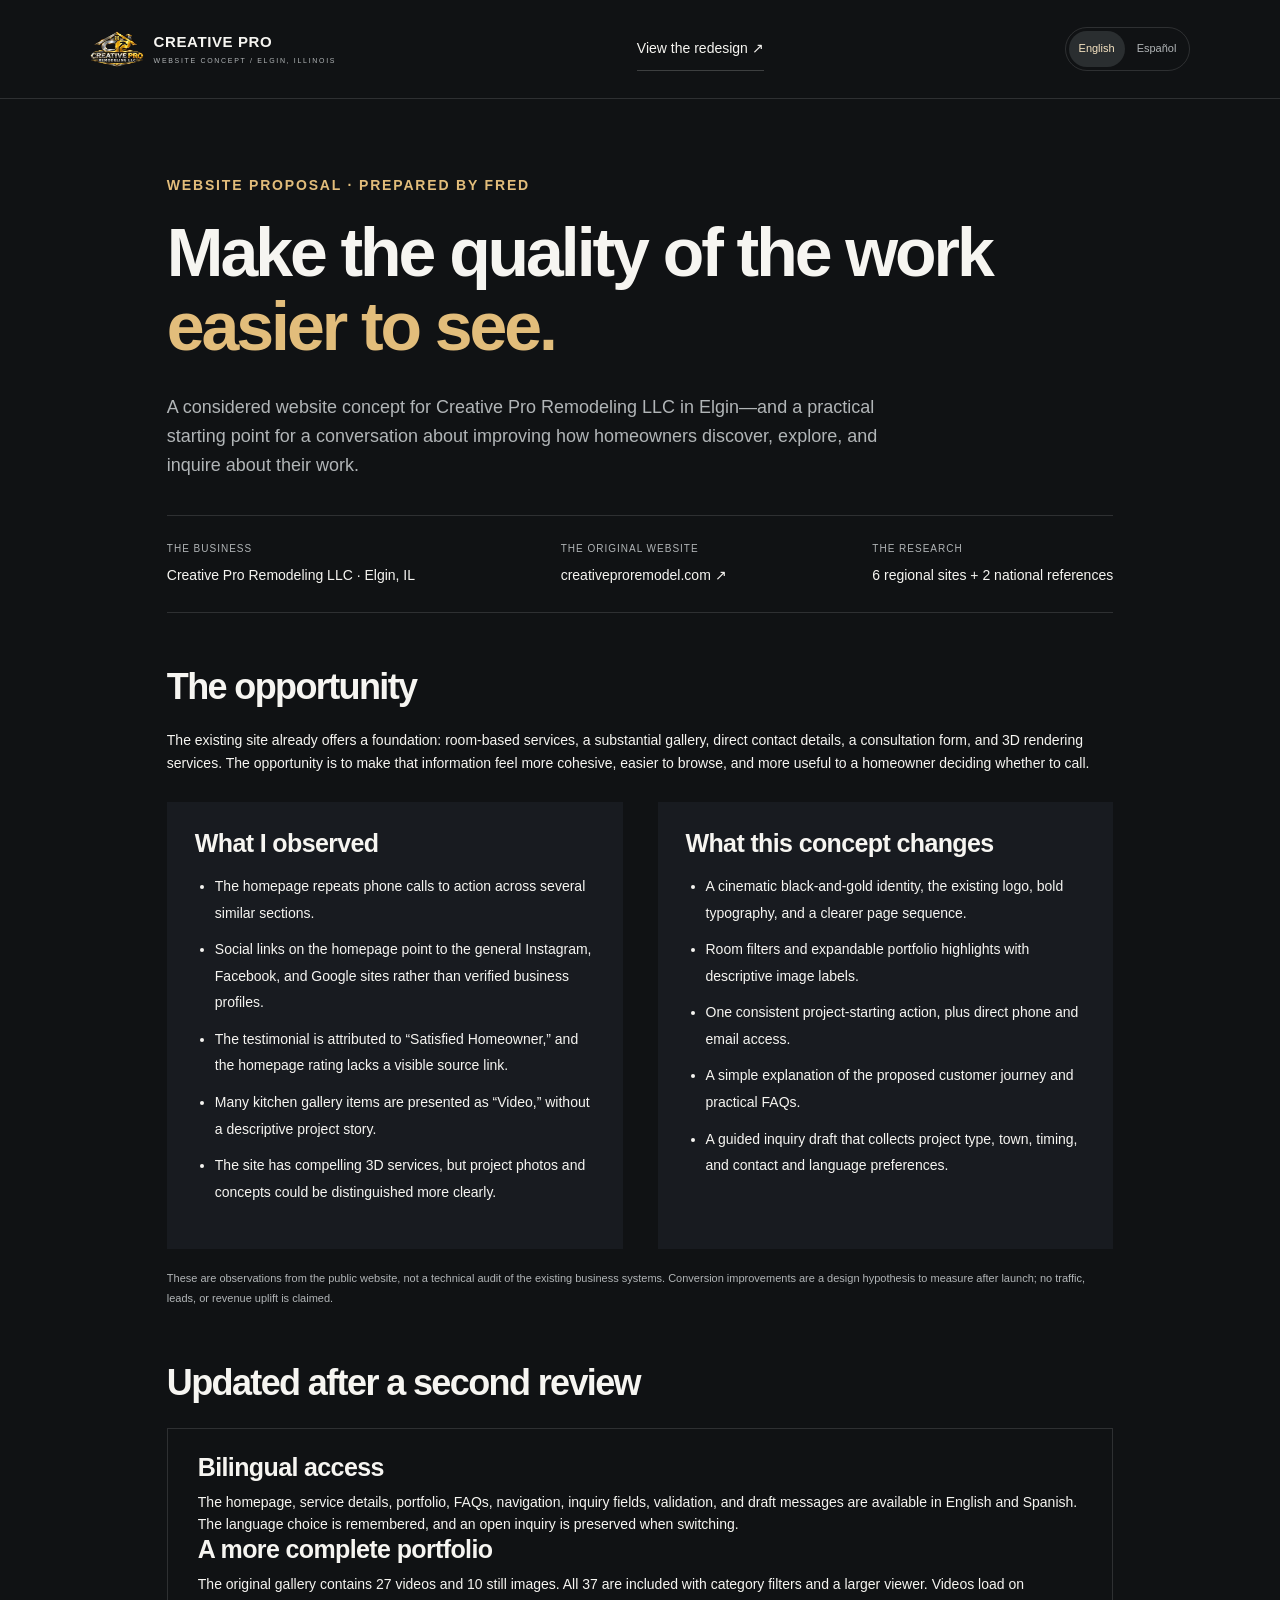
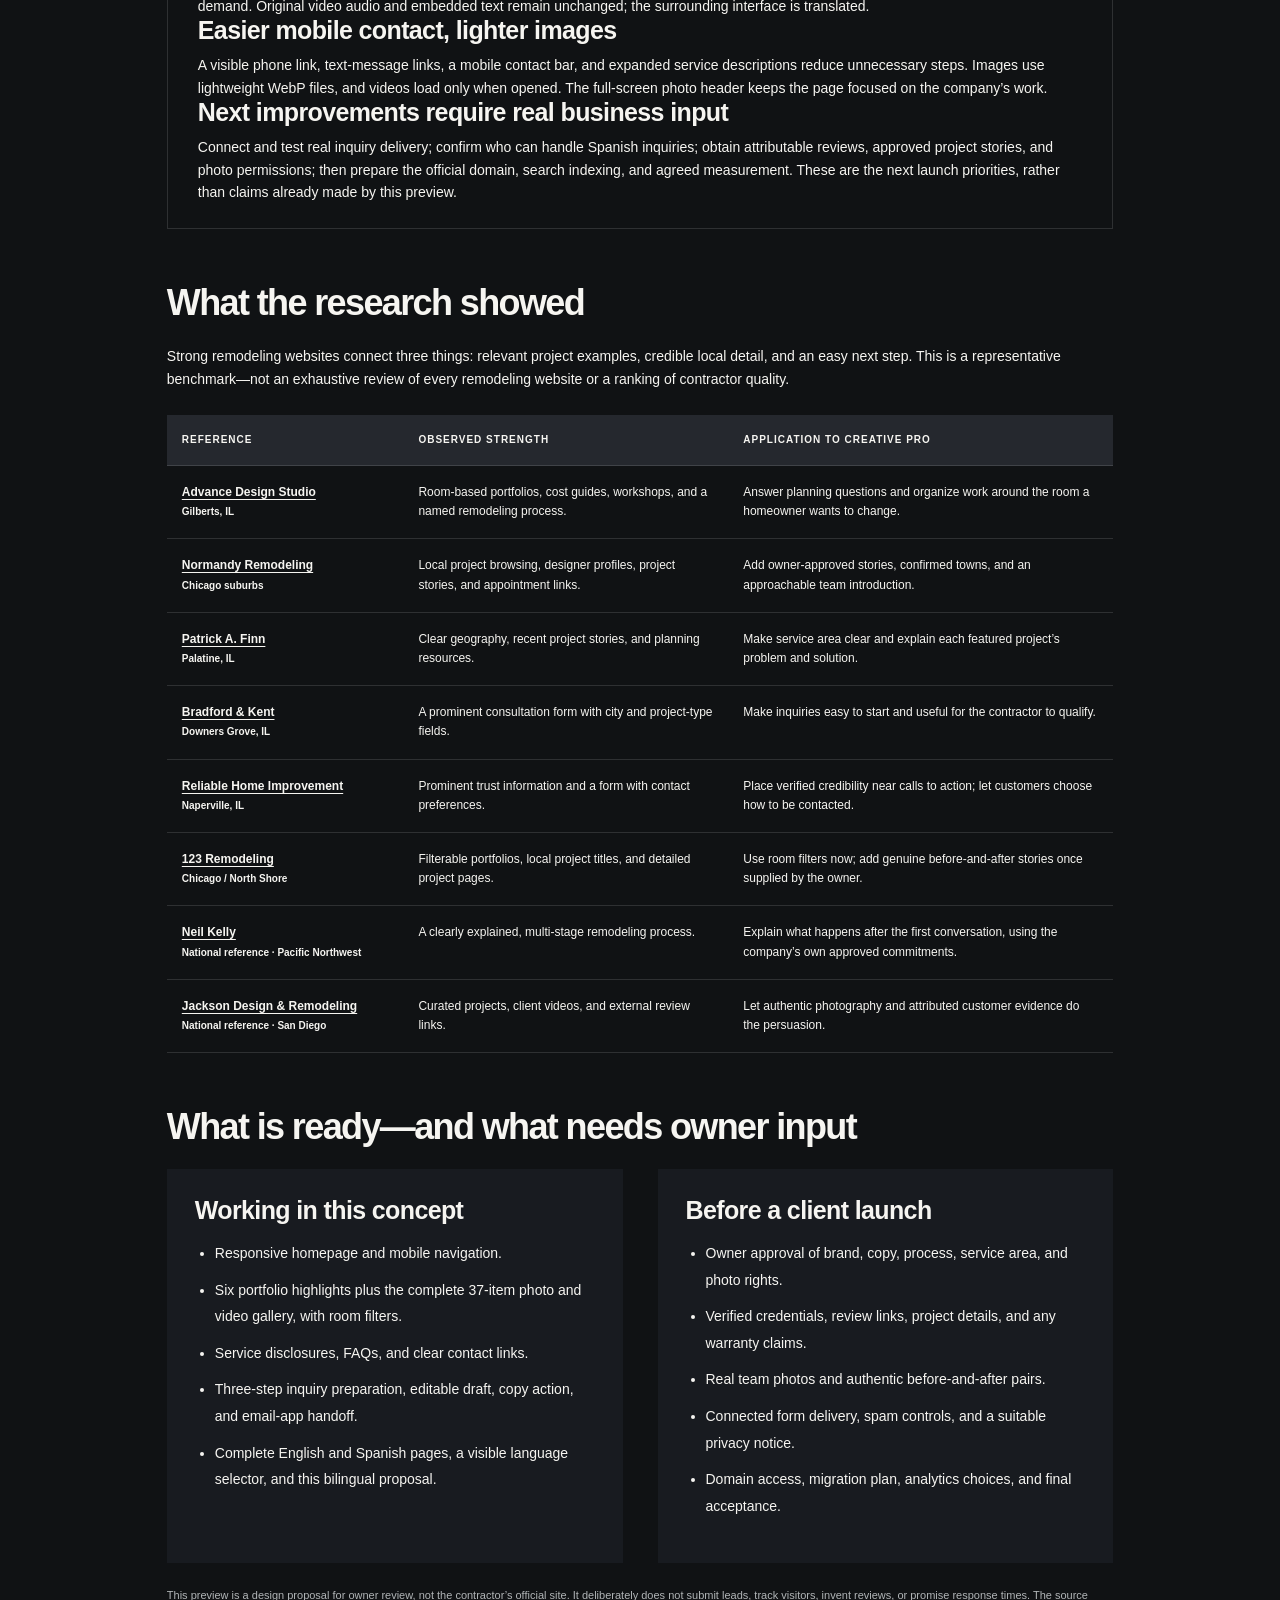
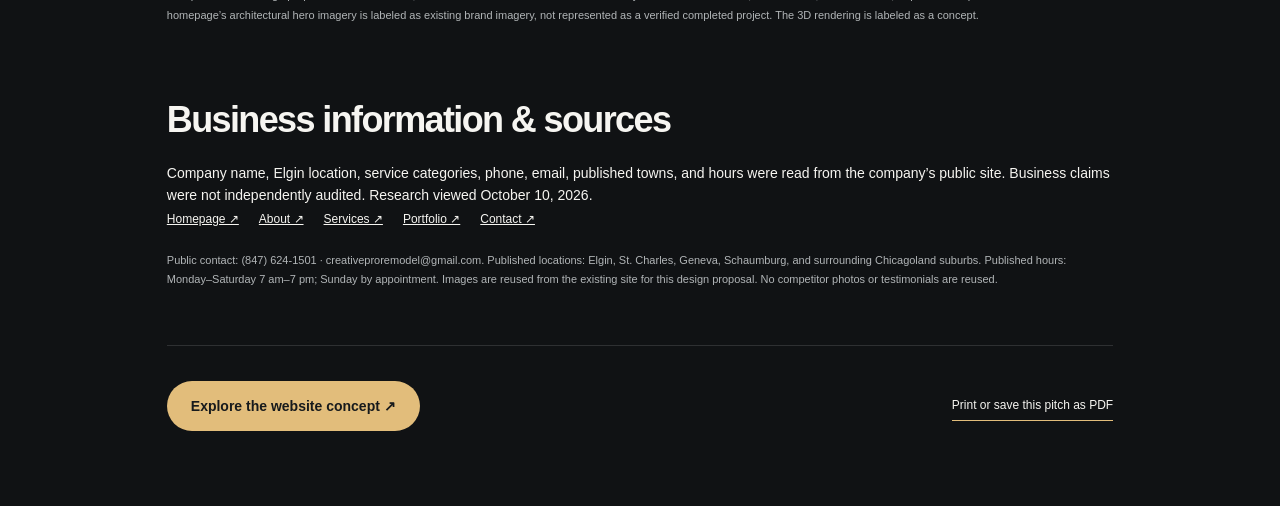
<file: pitch.html>
<!doctype html><html lang="en"><head><meta charset="utf-8"><meta name="viewport" content="width=device-width,initial-scale=1,viewport-fit=cover"><meta name="robots" content="noindex,nofollow"><title>The Website Opportunity | Creative Pro Remodeling</title><link rel="stylesheet" href="./styles.css?v=e3cac2dd60"><link rel="icon" href="./assets-favicon.svg?v=37267da721"><style>.pitch-header{padding:25px 7%;border-bottom:1px solid var(--line);display:flex;justify-content:space-between;align-items:center}.pitch{max-width:1100px;margin:auto;padding:75px 6%}.pitch h1{font-size:68px;max-width:850px}.pitch .intro{font-size:18px;color:var(--muted);max-width:750px;margin:30px 0}.pitch h2{font-size:36px;margin:55px 0 22px}.pitch h3{font-family:var(--serif);font-size:25px;margin-bottom:10px}.pitch p,.pitch li{font-size:14px}.pitch .lede{border-top:1px solid var(--line);border-bottom:1px solid var(--line);padding:25px 0;margin:35px 0;display:flex;gap:35px;justify-content:space-between}.pitch .lede span{font-size:10px;display:block;color:var(--muted);margin-bottom:5px;letter-spacing:1px}.pitch .lede strong{font-weight:500;font-size:14px}.pitch .split{display:grid;grid-template-columns:1fr 1fr;gap:35px}.pitch .split>div{padding:28px;background:#181b20}.pitch ul{padding-left:20px;line-height:1.9}.pitch table{border-collapse:collapse;width:100%;margin:25px 0;font-size:12px;text-align:left}.pitch td,.pitch th{padding:17px 15px;border-bottom:1px solid var(--line);vertical-align:top}.pitch th{background:#25282e;font-size:10px;letter-spacing:1px}.pitch td:first-child{width:25%;font-weight:600}.pitch td a{text-decoration:underline;text-underline-offset:3px}.pitch .note{font-size:11px;color:var(--muted);line-height:1.8}.pitch blockquote{margin:25px 0;padding:30px 35px;background:#1b1e23;color:var(--ink);font-size:18px;line-height:1.9;font-family:var(--serif)}.pitch .deliverables{padding:25px 30px;border:1px solid var(--line);margin:25px 0}.pitch .source-links{line-height:2;display:flex;gap:20px;flex-wrap:wrap;font-size:12px}.pitch .source-links a{text-decoration:underline}.pitch .next-step{margin-top:55px;padding-top:35px;border-top:1px solid var(--line);display:flex;justify-content:space-between;align-items:center;gap:25px}.print-button{border-bottom:1px solid var(--green);font-size:12px;padding:5px 0}.sources-section{padding-top:20px}.pitch ol{padding-left:20px}.pitch li{margin-bottom:10px}.pitch .small-title{font-size:12px;font-family:var(--sans);text-transform:uppercase;letter-spacing:1px;margin-top:20px}@media(max-width:600px){.pitch-header{padding:20px 6%}.pitch-header .brand-mark{display:none}.pitch-header .brand-words{font-size:12px}.pitch h1{font-size:45px}.pitch{padding-top:45px}.pitch .intro{font-size:16px}.pitch .split{grid-template-columns:1fr;gap:15px}.pitch .lede{flex-direction:column;gap:20px}.pitch h2{font-size:31px}.pitch td,.pitch th{padding:13px 9px;font-size:11px}.pitch blockquote{padding:24px;font-size:17px}.pitch .next-step{flex-direction:column;align-items:flex-start}.pitch .table-wrap{overflow:auto}.pitch table{min-width:590px}}@media print{:root{--ink:#202124;--muted:#52555b;--line:#c7c9cc;--green:#654918}body{color:var(--ink)}.pitch .split>div,.pitch th{background:#f1f1ed;color:var(--ink)}.pitch .table-wrap{overflow:visible}.pitch table{min-width:0}.pitch h1,.pitch h2,.pitch h3{break-after:avoid}.pitch-header,.next-step,.print-button{display:none}.pitch{padding:0;max-width:none}.pitch h1{font-size:42px}.pitch h2{font-size:26px;margin-top:30px}body{background:white}.pitch .intro{font-size:14px}.pitch p,.pitch li{font-size:11px}.pitch td{font-size:10px}.pitch blockquote{background:#f1f1ed;color:#222;font-size:14px}.pitch .split>div,.pitch .deliverables,table,blockquote{break-inside:avoid}.pitch a{color:#263f34;text-decoration:underline}}</style><script src="./mobile.js?v=56ed5c44ed" defer></script><script src="./language.js?v=d032a7fc6e" defer></script><link rel="canonical" href="https://fossilbook.github.io/creative-pro-preview/pitch.html"><link rel="alternate" hreflang="en" href="https://fossilbook.github.io/creative-pro-preview/pitch.html"><link rel="alternate" hreflang="es" href="https://fossilbook.github.io/creative-pro-preview/es-pitch.html"><link rel="alternate" hreflang="x-default" href="https://fossilbook.github.io/creative-pro-preview/pitch.html"><meta property="og:type" content="website"><meta property="og:title" content="The Website Opportunity | Creative Pro Remodeling"><meta property="og:description" content="Explore a new website concept for Creative Pro Remodeling LLC: kitchens, bathrooms, interiors, additions and 3D design in Elgin and the surrounding suburbs."><meta property="og:url" content="https://fossilbook.github.io/creative-pro-preview/pitch.html"><meta property="og:image" content="https://fossilbook.github.io/creative-pro-preview/assets-hero_house_2.webp"><meta property="og:locale" content="en_US"></head><body><header class="pitch-header"><a class="brand" href="./index.html"><img class="brand-logo" src="./assets-logo_transparent.webp?v=4a646e3613" alt="" width="1536" height="1024"><span class="brand-words">CREATIVE PRO<small>WEBSITE CONCEPT / ELGIN, ILLINOIS</small></span></a><a class="text-link" href="./index.html">View the redesign ↗</a><div class="language-switch" aria-label="Choose your language"><a href="./pitch.html?lang=en" lang="en" data-language="en" aria-current="page">English</a><span aria-hidden="true">/</span><a href="./es-pitch.html?lang=es" lang="es" data-language="es">Español</a></div></header><main class="pitch"><p class="eyebrow">WEBSITE PROPOSAL · PREPARED BY FRED</p><h1>Make the quality of the work<br><em>easier to see.</em></h1><p class="intro">A considered website concept for Creative Pro Remodeling LLC in Elgin—and a practical starting point for a conversation about improving how homeowners discover, explore, and inquire about their work.</p><div class="lede"><div><span>THE BUSINESS</span><strong>Creative Pro Remodeling LLC · Elgin, IL</strong></div><div><span>THE ORIGINAL WEBSITE</span><strong><a href="https://creativeproremodel.com" target="_blank" rel="noopener">creativeproremodel.com ↗</a></strong></div><div><span>THE RESEARCH</span><strong>6 regional sites + 2 national references</strong></div></div>
<h2>The opportunity</h2><p>The existing site already offers a foundation: room-based services, a substantial gallery, direct contact details, a consultation form, and 3D rendering services. The opportunity is to make that information feel more cohesive, easier to browse, and more useful to a homeowner deciding whether to call.</p><div class="split" style="margin-top:28px"><div><h3>What I observed</h3><ul><li>The homepage repeats phone calls to action across several similar sections.</li><li>Social links on the homepage point to the general Instagram, Facebook, and Google sites rather than verified business profiles.</li><li>The testimonial is attributed to “Satisfied Homeowner,” and the homepage rating lacks a visible source link.</li><li>Many kitchen gallery items are presented as “Video,” without a descriptive project story.</li><li>The site has compelling 3D services, but project photos and concepts could be distinguished more clearly.</li></ul></div><div><h3>What this concept changes</h3><ul><li>A cinematic black-and-gold identity, the existing logo, bold typography, and a clearer page sequence.</li><li>Room filters and expandable portfolio highlights with descriptive image labels.</li><li>One consistent project-starting action, plus direct phone and email access.</li><li>A simple explanation of the proposed customer journey and practical FAQs.</li><li>A guided inquiry draft that collects project type, town, timing, and contact and language preferences.</li></ul></div></div><p class="note" style="margin-top:20px">These are observations from the public website, not a technical audit of the existing business systems. Conversion improvements are a design hypothesis to measure after launch; no traffic, leads, or revenue uplift is claimed.</p>
<h2>Updated after a second review</h2><div class="deliverables"><h3>Bilingual access</h3><p>The homepage, service details, portfolio, FAQs, navigation, inquiry fields, validation, and draft messages are available in English and Spanish. The language choice is remembered, and an open inquiry is preserved when switching.</p><h3>A more complete portfolio</h3><p>The original gallery contains 27 videos and 10 still images. All 37 are included with category filters and a larger viewer. Videos load on demand. Original video audio and embedded text remain unchanged; the surrounding interface is translated.</p><h3>Easier mobile contact, lighter images</h3><p>A visible phone link, text-message links, a mobile contact bar, and expanded service descriptions reduce unnecessary steps. Images use lightweight WebP files, and videos load only when opened. The full-screen photo header keeps the page focused on the company’s work.</p><h3>Next improvements require real business input</h3><p>Connect and test real inquiry delivery; confirm who can handle Spanish inquiries; obtain attributable reviews, approved project stories, and photo permissions; then prepare the official domain, search indexing, and agreed measurement. These are the next launch priorities, rather than claims already made by this preview.</p></div>
<h2>What the research showed</h2><p>Strong remodeling websites connect three things: relevant project examples, credible local detail, and an easy next step. This is a representative benchmark—not an exhaustive review of every remodeling website or a ranking of contractor quality.</p><div class="table-wrap"><table><thead><tr><th>REFERENCE</th><th>OBSERVED STRENGTH</th><th>APPLICATION TO CREATIVE PRO</th></tr></thead><tbody><tr><td><a href="https://advancedesignstudio.com/" target="_blank" rel="noopener">Advance Design Studio</a><br><small>Gilberts, IL</small></td><td>Room-based portfolios, cost guides, workshops, and a named remodeling process.</td><td>Answer planning questions and organize work around the room a homeowner wants to change.</td></tr><tr><td><a href="https://normandyremodeling.com/" target="_blank" rel="noopener">Normandy Remodeling</a><br><small>Chicago suburbs</small></td><td>Local project browsing, designer profiles, project stories, and appointment links.</td><td>Add owner-approved stories, confirmed towns, and an approachable team introduction.</td></tr><tr><td><a href="https://www.patrickafinn.com/" target="_blank" rel="noopener">Patrick A. Finn</a><br><small>Palatine, IL</small></td><td>Clear geography, recent project stories, and planning resources.</td><td>Make service area clear and explain each featured project’s problem and solution.</td></tr><tr><td><a href="https://www.bradfordandkent.com/" target="_blank" rel="noopener">Bradford &amp; Kent</a><br><small>Downers Grove, IL</small></td><td>A prominent consultation form with city and project-type fields.</td><td>Make inquiries easy to start and useful for the contractor to qualify.</td></tr><tr><td><a href="https://www.reliablehomeimprov.com/" target="_blank" rel="noopener">Reliable Home Improvement</a><br><small>Naperville, IL</small></td><td>Prominent trust information and a form with contact preferences.</td><td>Place verified credibility near calls to action; let customers choose how to be contacted.</td></tr><tr><td><a href="https://123remodeling.com/portfolio/" target="_blank" rel="noopener">123 Remodeling</a><br><small>Chicago / North Shore</small></td><td>Filterable portfolios, local project titles, and detailed project pages.</td><td>Use room filters now; add genuine before-and-after stories once supplied by the owner.</td></tr><tr><td><a href="https://www.neilkelly.com/process/" target="_blank" rel="noopener">Neil Kelly</a><br><small>National reference · Pacific Northwest</small></td><td>A clearly explained, multi-stage remodeling process.</td><td>Explain what happens after the first conversation, using the company’s own approved commitments.</td></tr><tr><td><a href="https://www.jacksondesignandremodeling.com/" target="_blank" rel="noopener">Jackson Design &amp; Remodeling</a><br><small>National reference · San Diego</small></td><td>Curated projects, client videos, and external review links.</td><td>Let authentic photography and attributed customer evidence do the persuasion.</td></tr></tbody></table></div>
<h2>What is ready—and what needs owner input</h2><div class="split"><div><h3>Working in this concept</h3><ul><li>Responsive homepage and mobile navigation.</li><li>Six portfolio highlights plus the complete 37-item photo and video gallery, with room filters.</li><li>Service disclosures, FAQs, and clear contact links.</li><li>Three-step inquiry preparation, editable draft, copy action, and email-app handoff.</li><li>Complete English and Spanish pages, a visible language selector, and this bilingual proposal.</li></ul></div><div><h3>Before a client launch</h3><ul><li>Owner approval of brand, copy, process, service area, and photo rights.</li><li>Verified credentials, review links, project details, and any warranty claims.</li><li>Real team photos and authentic before-and-after pairs.</li><li>Connected form delivery, spam controls, and a suitable privacy notice.</li><li>Domain access, migration plan, analytics choices, and final acceptance.</li></ul></div></div><p class="note" style="margin-top:23px">This preview is a design proposal for owner review, not the contractor’s official site. It deliberately does not submit leads, track visitors, invent reviews, or promise response times. The source homepage’s architectural hero imagery is labeled as existing brand imagery, not represented as a verified completed project. The 3D rendering is labeled as a concept.</p>
<section class="sources-section"><h2>Business information &amp; sources</h2><p>Company name, Elgin location, service categories, phone, email, published towns, and hours were read from the company’s public site. Business claims were not independently audited. Research viewed October 10, 2026.</p><div class="source-links"><a href="https://creativeproremodel.com" target="_blank" rel="noopener">Homepage ↗</a><a href="https://creativeproremodel.com/about" target="_blank" rel="noopener">About ↗</a><a href="https://creativeproremodel.com/services" target="_blank" rel="noopener">Services ↗</a><a href="https://creativeproremodel.com/portfolio" target="_blank" rel="noopener">Portfolio ↗</a><a href="https://creativeproremodel.com/contact" target="_blank" rel="noopener">Contact ↗</a></div><p class="note" style="margin-top:20px">Public contact: (847) 624-1501 · creativeproremodel@gmail.com. Published locations: Elgin, St. Charles, Geneva, Schaumburg, and surrounding Chicagoland suburbs. Published hours: Monday–Saturday 7 am–7 pm; Sunday by appointment. Images are reused from the existing site for this design proposal. No competitor photos or testimonials are reused.</p></section><div class="next-step"><a class="button button-dark" href="./index.html">Explore the website concept ↗</a><button class="print-button" onclick="window.print()">Print or save this pitch as PDF</button></div></main></body></html>
</file>
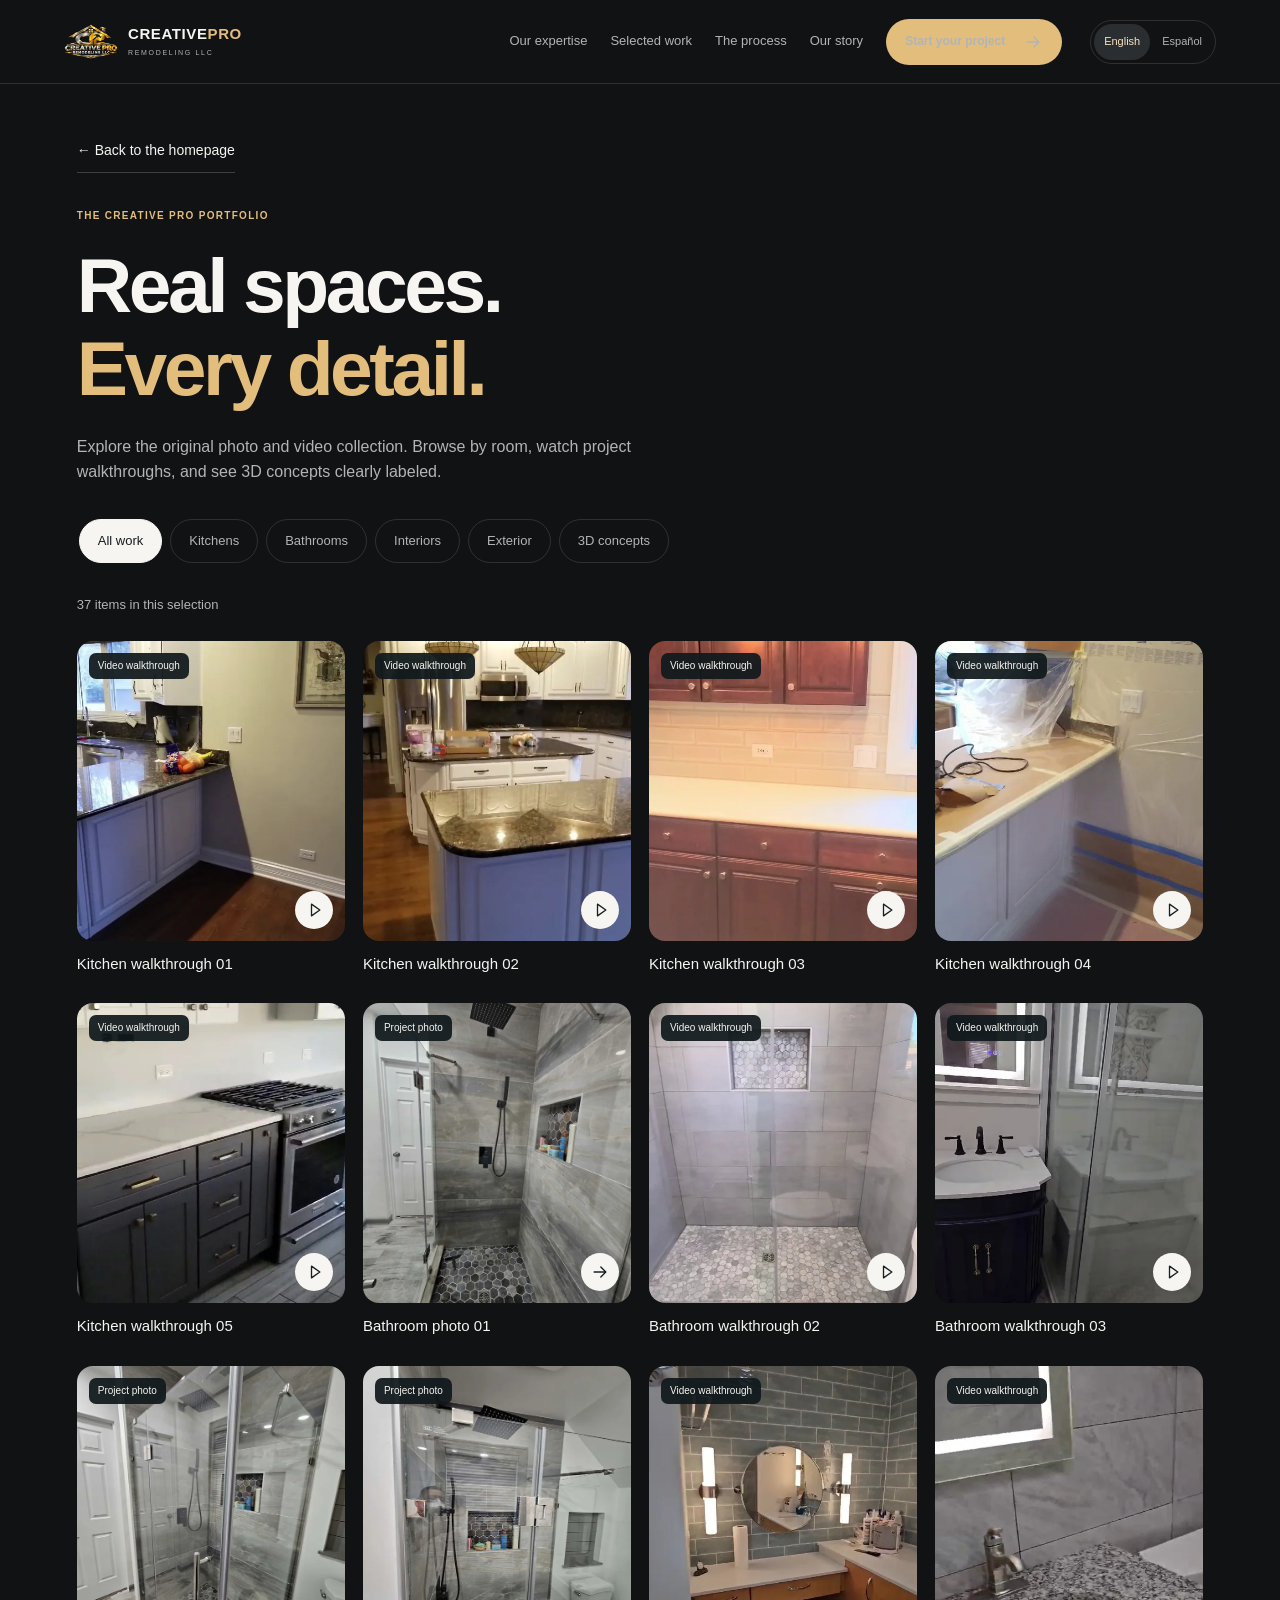
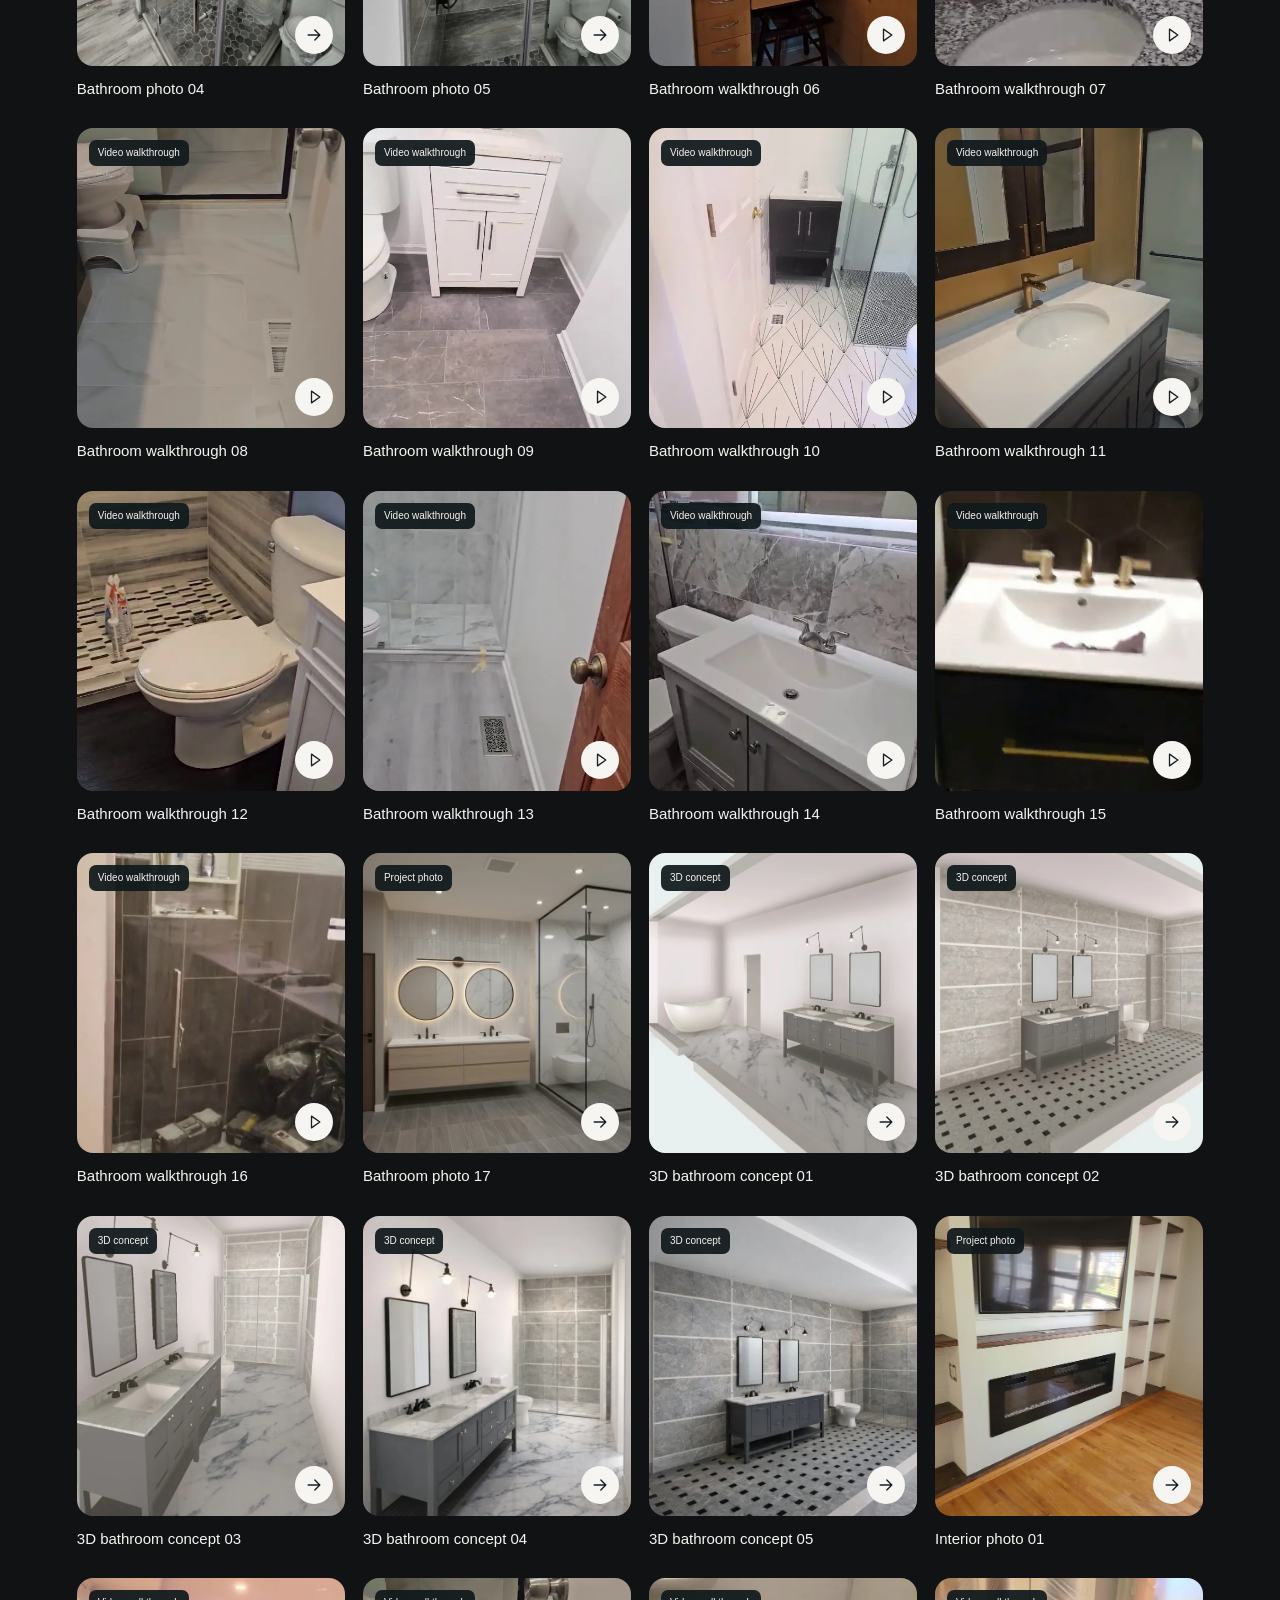
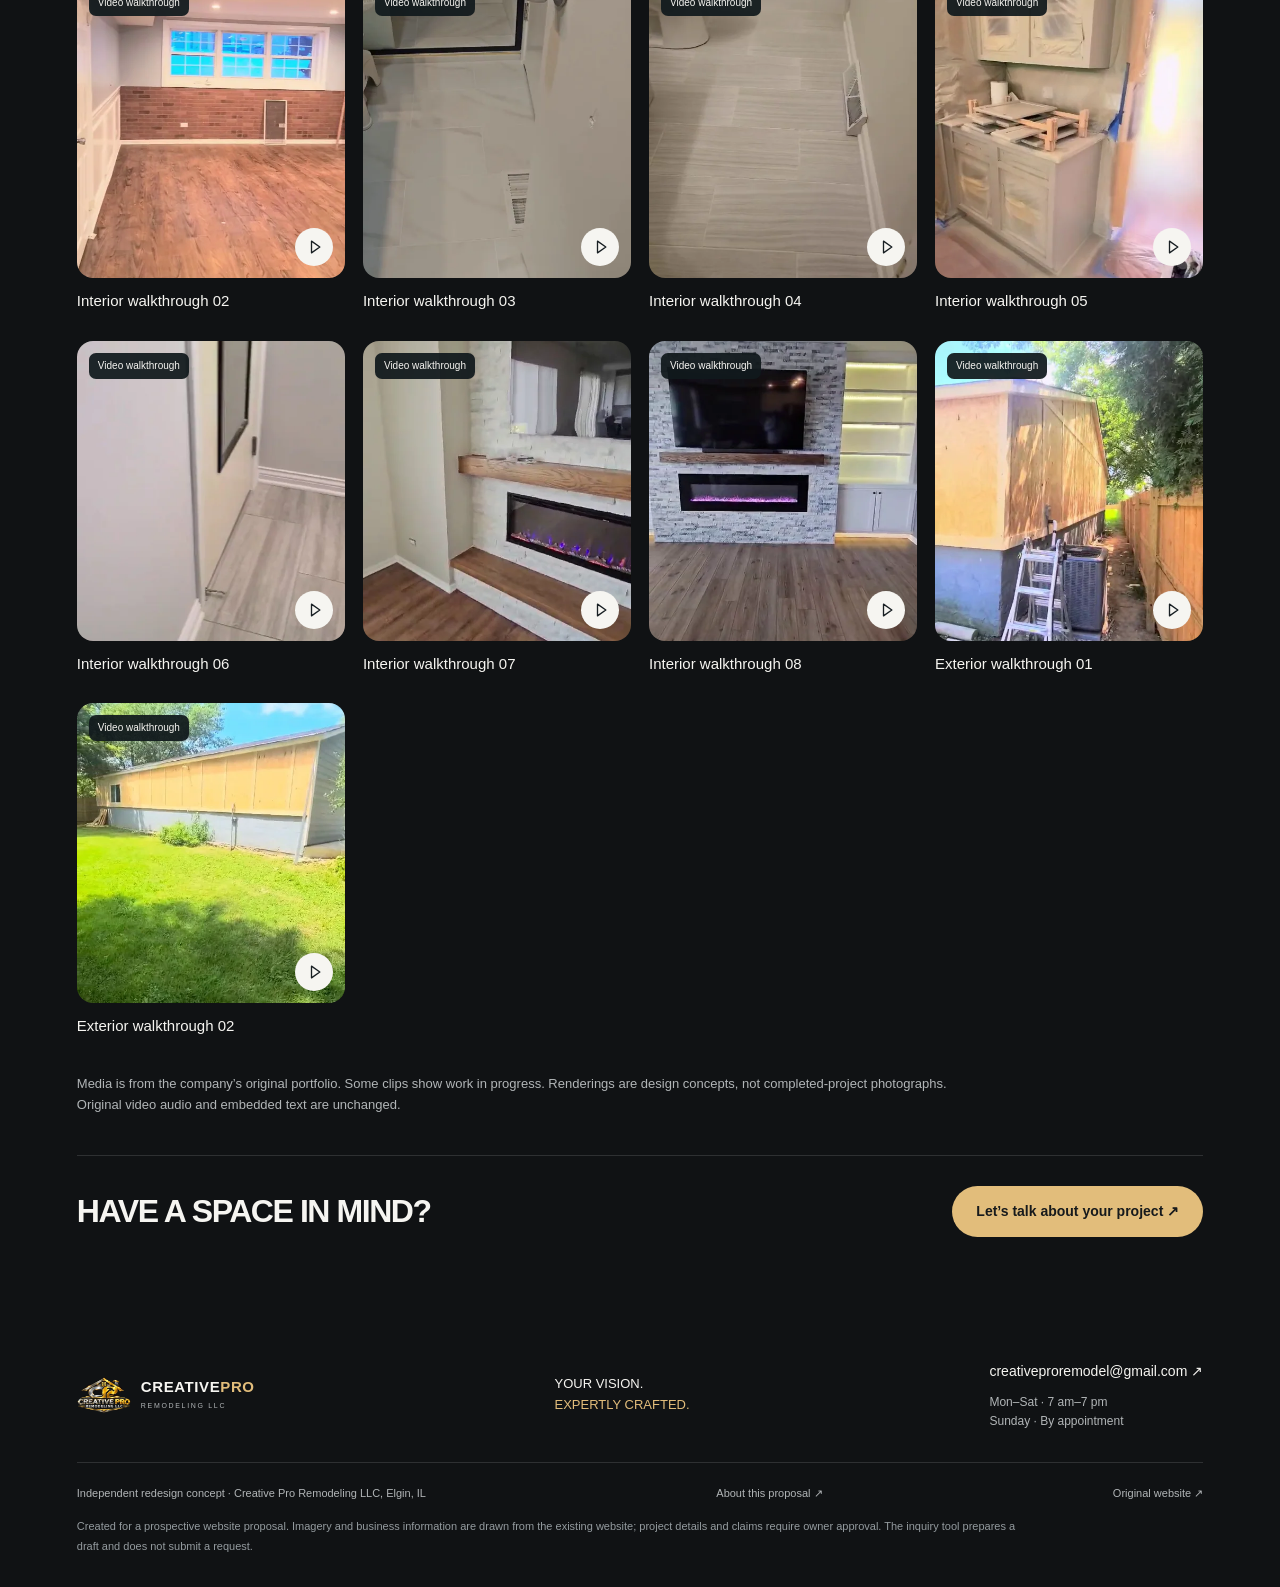
<file: portfolio.html>
<!doctype html>
<html lang="en">
<head>
  <meta charset="utf-8"><meta name="viewport" content="width=device-width,initial-scale=1,viewport-fit=cover">
  <title>Photo &amp; Video Portfolio | Creative Pro Remodeling</title>
  <meta name="description" content="Explore a new website concept for Creative Pro Remodeling LLC: kitchens, bathrooms, interiors, additions and 3D design in Elgin and the surrounding suburbs.">
  <meta name="robots" content="noindex,nofollow"><meta name="theme-color" content="#0c0e11">
  <link rel="icon" href="./assets-favicon.svg?v=37267da721" type="image/svg+xml"><link rel="stylesheet" href="./styles.css?v=e3cac2dd60">
  <script src="./mobile.js?v=56ed5c44ed" defer></script><script src="./motion.js?v=6e9da6a545" defer></script><script src="./gallery-data.js?v=bb1a7def15" defer></script><script src="./gallery.js?v=9b34105b29" defer></script><script src="./language.js?v=d032a7fc6e" defer></script>
<link rel="canonical" href="https://fossilbook.github.io/creative-pro-preview/portfolio.html"><link rel="alternate" hreflang="en" href="https://fossilbook.github.io/creative-pro-preview/portfolio.html"><link rel="alternate" hreflang="es" href="https://fossilbook.github.io/creative-pro-preview/es-portfolio.html"><link rel="alternate" hreflang="x-default" href="https://fossilbook.github.io/creative-pro-preview/portfolio.html"><meta property="og:type" content="website"><meta property="og:title" content="Photo &amp; Video Portfolio | Creative Pro Remodeling"><meta property="og:description" content="Explore a new website concept for Creative Pro Remodeling LLC: kitchens, bathrooms, interiors, additions and 3D design in Elgin and the surrounding suburbs."><meta property="og:url" content="https://fossilbook.github.io/creative-pro-preview/portfolio.html"><meta property="og:image" content="https://fossilbook.github.io/creative-pro-preview/assets-hero_house_2.webp"><meta property="og:locale" content="en_US"></head>
<body class="portfolio-page">
<a class="skip" href="#main">Skip to content</a>
<header class="header">
  <a class="brand" href="./index.html" aria-label="Creative Pro Remodeling home"><img class="brand-logo" src="./assets-logo_transparent.webp?v=4a646e3613" alt="" width="300" height="199"><span class="brand-words">CREATIVE<span>PRO</span><small>REMODELING LLC</small></span></a>
  <button class="menu-toggle" aria-expanded="false" aria-controls="main-nav">Menu <span aria-hidden="true"><svg class="icon" viewbox="0 0 24 24" aria-hidden="true"><path d="M5 8h14M5 16h14"></path></svg></span></button>
  <nav id="main-nav" aria-label="Main navigation"><a href="./index.html#expertise">Our expertise</a><a href="./index.html#work">Selected work</a><a href="./index.html#approach">The process</a><a href="./index.html#about">Our story</a><a class="button button-dark" href="./index.html#contact">Start your project <span aria-hidden="true"><svg class="icon" viewbox="0 0 24 24" aria-hidden="true"><path d="M5 12h14m-6-6 6 6-6 6"></path></svg></span></a></nav><div class="language-switch" aria-label="Choose your language"><a href="./portfolio.html?lang=en" lang="en" hreflang="en" data-language="en" aria-current="page">English</a><span aria-hidden="true">/</span><a href="./es-portfolio.html?lang=es" lang="es" hreflang="es" data-language="es">Español</a></div>
</header>
<main id="main"><section class="collection-intro section"><a class="text-link" href="./index.html">← Back to the homepage</a><p class="eyebrow">THE CREATIVE PRO PORTFOLIO</p><h1>Real spaces.<br><em>Every detail.</em></h1><p>Explore the original photo and video collection. Browse by room, watch project walkthroughs, and see 3D concepts clearly labeled.</p></section><section class="collection section"><div class="filters" role="group" aria-label="Filter portfolio"><button data-collection-filter="all" aria-pressed="true" class="active">All work</button><button data-collection-filter="kitchens" aria-pressed="false">Kitchens</button><button data-collection-filter="bathrooms" aria-pressed="false">Bathrooms</button><button data-collection-filter="interiors" aria-pressed="false">Interiors</button><button data-collection-filter="exterior" aria-pressed="false">Exterior</button><button data-collection-filter="rendering" aria-pressed="false">3D concepts</button></div><p id="collection-count" role="status">37 items in the collection</p><div class="media-grid"><button class="media-card" data-media-index="0" data-category="kitchens"><div class="media-poster"><img src="./assets-gallery-kitchen-01.webp?v=78c6a1ea79" alt="Kitchen walkthrough 01" loading="lazy" width="640" height="900"><span class="media-kind">Video walkthrough</span><span class="media-play" aria-hidden="true"><svg class="icon" viewbox="0 0 24 24" aria-hidden="true"><path d="m9 5 10 7-10 7Z"></path></svg></span></div><h3 class="media-title"><span>Kitchen walkthrough</span> <span>01</span></h3></button><button class="media-card" data-media-index="1" data-category="kitchens"><div class="media-poster"><img src="./assets-gallery-kitchen-02.webp?v=56b5105766" alt="Kitchen walkthrough 02" loading="lazy" width="640" height="900"><span class="media-kind">Video walkthrough</span><span class="media-play" aria-hidden="true"><svg class="icon" viewbox="0 0 24 24" aria-hidden="true"><path d="m9 5 10 7-10 7Z"></path></svg></span></div><h3 class="media-title"><span>Kitchen walkthrough</span> <span>02</span></h3></button><button class="media-card" data-media-index="2" data-category="kitchens"><div class="media-poster"><img src="./assets-gallery-kitchen-03.webp?v=052d309651" alt="Kitchen walkthrough 03" loading="lazy" width="640" height="900"><span class="media-kind">Video walkthrough</span><span class="media-play" aria-hidden="true"><svg class="icon" viewbox="0 0 24 24" aria-hidden="true"><path d="m9 5 10 7-10 7Z"></path></svg></span></div><h3 class="media-title"><span>Kitchen walkthrough</span> <span>03</span></h3></button><button class="media-card" data-media-index="3" data-category="kitchens"><div class="media-poster"><img src="./assets-gallery-kitchen-04.webp?v=091739406a" alt="Kitchen walkthrough 04" loading="lazy" width="640" height="900"><span class="media-kind">Video walkthrough</span><span class="media-play" aria-hidden="true"><svg class="icon" viewbox="0 0 24 24" aria-hidden="true"><path d="m9 5 10 7-10 7Z"></path></svg></span></div><h3 class="media-title"><span>Kitchen walkthrough</span> <span>04</span></h3></button><button class="media-card" data-media-index="4" data-category="kitchens"><div class="media-poster"><img src="./assets-gallery-kitchen-05.webp?v=41b9ac9790" alt="Kitchen walkthrough 05" loading="lazy" width="640" height="900"><span class="media-kind">Video walkthrough</span><span class="media-play" aria-hidden="true"><svg class="icon" viewbox="0 0 24 24" aria-hidden="true"><path d="m9 5 10 7-10 7Z"></path></svg></span></div><h3 class="media-title"><span>Kitchen walkthrough</span> <span>05</span></h3></button><button class="media-card" data-media-index="5" data-category="bathrooms"><div class="media-poster"><img src="./assets-gallery-bathroom-photo-01.webp?v=837369d991" alt="Bathroom photo 01" loading="lazy" width="640" height="900"><span class="media-kind">Project photo</span><span class="media-play" aria-hidden="true"><svg class="icon" viewbox="0 0 24 24" aria-hidden="true"><path d="M5 12h14m-6-6 6 6-6 6"></path></svg></span></div><h3 class="media-title"><span>Bathroom photo</span> <span>01</span></h3></button><button class="media-card" data-media-index="6" data-category="bathrooms"><div class="media-poster"><img src="./assets-gallery-bathroom-01.webp?v=323e219049" alt="Bathroom walkthrough 02" loading="lazy" width="640" height="900"><span class="media-kind">Video walkthrough</span><span class="media-play" aria-hidden="true"><svg class="icon" viewbox="0 0 24 24" aria-hidden="true"><path d="m9 5 10 7-10 7Z"></path></svg></span></div><h3 class="media-title"><span>Bathroom walkthrough</span> <span>02</span></h3></button><button class="media-card" data-media-index="7" data-category="bathrooms"><div class="media-poster"><img src="./assets-gallery-bathroom-02.webp?v=fa9ec1fd4d" alt="Bathroom walkthrough 03" loading="lazy" width="640" height="900"><span class="media-kind">Video walkthrough</span><span class="media-play" aria-hidden="true"><svg class="icon" viewbox="0 0 24 24" aria-hidden="true"><path d="m9 5 10 7-10 7Z"></path></svg></span></div><h3 class="media-title"><span>Bathroom walkthrough</span> <span>03</span></h3></button><button class="media-card" data-media-index="8" data-category="bathrooms"><div class="media-poster"><img src="./assets-gallery-bathroom-photo-02.webp?v=c92f588735" alt="Bathroom photo 04" loading="lazy" width="640" height="900"><span class="media-kind">Project photo</span><span class="media-play" aria-hidden="true"><svg class="icon" viewbox="0 0 24 24" aria-hidden="true"><path d="M5 12h14m-6-6 6 6-6 6"></path></svg></span></div><h3 class="media-title"><span>Bathroom photo</span> <span>04</span></h3></button><button class="media-card" data-media-index="9" data-category="bathrooms"><div class="media-poster"><img src="./assets-gallery-bathroom-photo-03.webp?v=0f34f05e02" alt="Bathroom photo 05" loading="lazy" width="640" height="900"><span class="media-kind">Project photo</span><span class="media-play" aria-hidden="true"><svg class="icon" viewbox="0 0 24 24" aria-hidden="true"><path d="M5 12h14m-6-6 6 6-6 6"></path></svg></span></div><h3 class="media-title"><span>Bathroom photo</span> <span>05</span></h3></button><button class="media-card" data-media-index="10" data-category="bathrooms"><div class="media-poster"><img src="./assets-gallery-bathroom-03.webp?v=050d1e1047" alt="Bathroom walkthrough 06" loading="lazy" width="640" height="900"><span class="media-kind">Video walkthrough</span><span class="media-play" aria-hidden="true"><svg class="icon" viewbox="0 0 24 24" aria-hidden="true"><path d="m9 5 10 7-10 7Z"></path></svg></span></div><h3 class="media-title"><span>Bathroom walkthrough</span> <span>06</span></h3></button><button class="media-card" data-media-index="11" data-category="bathrooms"><div class="media-poster"><img src="./assets-gallery-bathroom-04.webp?v=2e1b69302e" alt="Bathroom walkthrough 07" loading="lazy" width="640" height="900"><span class="media-kind">Video walkthrough</span><span class="media-play" aria-hidden="true"><svg class="icon" viewbox="0 0 24 24" aria-hidden="true"><path d="m9 5 10 7-10 7Z"></path></svg></span></div><h3 class="media-title"><span>Bathroom walkthrough</span> <span>07</span></h3></button><button class="media-card" data-media-index="12" data-category="bathrooms"><div class="media-poster"><img src="./assets-gallery-bathroom-05.webp?v=c8b48909a6" alt="Bathroom walkthrough 08" loading="lazy" width="640" height="900"><span class="media-kind">Video walkthrough</span><span class="media-play" aria-hidden="true"><svg class="icon" viewbox="0 0 24 24" aria-hidden="true"><path d="m9 5 10 7-10 7Z"></path></svg></span></div><h3 class="media-title"><span>Bathroom walkthrough</span> <span>08</span></h3></button><button class="media-card" data-media-index="13" data-category="bathrooms"><div class="media-poster"><img src="./assets-gallery-bathroom-06.webp?v=fbbf4b3f97" alt="Bathroom walkthrough 09" loading="lazy" width="640" height="900"><span class="media-kind">Video walkthrough</span><span class="media-play" aria-hidden="true"><svg class="icon" viewbox="0 0 24 24" aria-hidden="true"><path d="m9 5 10 7-10 7Z"></path></svg></span></div><h3 class="media-title"><span>Bathroom walkthrough</span> <span>09</span></h3></button><button class="media-card" data-media-index="14" data-category="bathrooms"><div class="media-poster"><img src="./assets-gallery-bathroom-07.webp?v=bd0cbcfc41" alt="Bathroom walkthrough 10" loading="lazy" width="640" height="900"><span class="media-kind">Video walkthrough</span><span class="media-play" aria-hidden="true"><svg class="icon" viewbox="0 0 24 24" aria-hidden="true"><path d="m9 5 10 7-10 7Z"></path></svg></span></div><h3 class="media-title"><span>Bathroom walkthrough</span> <span>10</span></h3></button><button class="media-card" data-media-index="15" data-category="bathrooms"><div class="media-poster"><img src="./assets-gallery-bathroom-08.webp?v=90362c22bb" alt="Bathroom walkthrough 11" loading="lazy" width="640" height="900"><span class="media-kind">Video walkthrough</span><span class="media-play" aria-hidden="true"><svg class="icon" viewbox="0 0 24 24" aria-hidden="true"><path d="m9 5 10 7-10 7Z"></path></svg></span></div><h3 class="media-title"><span>Bathroom walkthrough</span> <span>11</span></h3></button><button class="media-card" data-media-index="16" data-category="bathrooms"><div class="media-poster"><img src="./assets-gallery-bathroom-09.webp?v=61f88e9ba0" alt="Bathroom walkthrough 12" loading="lazy" width="640" height="900"><span class="media-kind">Video walkthrough</span><span class="media-play" aria-hidden="true"><svg class="icon" viewbox="0 0 24 24" aria-hidden="true"><path d="m9 5 10 7-10 7Z"></path></svg></span></div><h3 class="media-title"><span>Bathroom walkthrough</span> <span>12</span></h3></button><button class="media-card" data-media-index="17" data-category="bathrooms"><div class="media-poster"><img src="./assets-gallery-bathroom-10.webp?v=e552854b32" alt="Bathroom walkthrough 13" loading="lazy" width="640" height="900"><span class="media-kind">Video walkthrough</span><span class="media-play" aria-hidden="true"><svg class="icon" viewbox="0 0 24 24" aria-hidden="true"><path d="m9 5 10 7-10 7Z"></path></svg></span></div><h3 class="media-title"><span>Bathroom walkthrough</span> <span>13</span></h3></button><button class="media-card" data-media-index="18" data-category="bathrooms"><div class="media-poster"><img src="./assets-gallery-bathroom-11.webp?v=01c83eeef8" alt="Bathroom walkthrough 14" loading="lazy" width="640" height="900"><span class="media-kind">Video walkthrough</span><span class="media-play" aria-hidden="true"><svg class="icon" viewbox="0 0 24 24" aria-hidden="true"><path d="m9 5 10 7-10 7Z"></path></svg></span></div><h3 class="media-title"><span>Bathroom walkthrough</span> <span>14</span></h3></button><button class="media-card" data-media-index="19" data-category="bathrooms"><div class="media-poster"><img src="./assets-gallery-bathroom-12.webp?v=e87e2207c6" alt="Bathroom walkthrough 15" loading="lazy" width="640" height="900"><span class="media-kind">Video walkthrough</span><span class="media-play" aria-hidden="true"><svg class="icon" viewbox="0 0 24 24" aria-hidden="true"><path d="m9 5 10 7-10 7Z"></path></svg></span></div><h3 class="media-title"><span>Bathroom walkthrough</span> <span>15</span></h3></button><button class="media-card" data-media-index="20" data-category="bathrooms"><div class="media-poster"><img src="./assets-gallery-bathroom-13.webp?v=dc9151aee3" alt="Bathroom walkthrough 16" loading="lazy" width="640" height="900"><span class="media-kind">Video walkthrough</span><span class="media-play" aria-hidden="true"><svg class="icon" viewbox="0 0 24 24" aria-hidden="true"><path d="m9 5 10 7-10 7Z"></path></svg></span></div><h3 class="media-title"><span>Bathroom walkthrough</span> <span>16</span></h3></button><button class="media-card" data-media-index="21" data-category="bathrooms"><div class="media-poster"><img src="./assets-gallery-bathroom-photo-04.webp?v=8e7f637104" alt="Bathroom photo 17" loading="lazy" width="640" height="900"><span class="media-kind">Project photo</span><span class="media-play" aria-hidden="true"><svg class="icon" viewbox="0 0 24 24" aria-hidden="true"><path d="M5 12h14m-6-6 6 6-6 6"></path></svg></span></div><h3 class="media-title"><span>Bathroom photo</span> <span>17</span></h3></button><button class="media-card" data-media-index="22" data-category="rendering"><div class="media-poster"><img src="./assets-gallery-bathroom-design-01.webp?v=7f289d1b05" alt="3D bathroom concept 01" loading="lazy" width="640" height="900"><span class="media-kind">3D concept</span><span class="media-play" aria-hidden="true"><svg class="icon" viewbox="0 0 24 24" aria-hidden="true"><path d="M5 12h14m-6-6 6 6-6 6"></path></svg></span></div><h3 class="media-title"><span>3D bathroom concept</span> <span>01</span></h3></button><button class="media-card" data-media-index="23" data-category="rendering"><div class="media-poster"><img src="./assets-gallery-bathroom-design-02.webp?v=09b4cc0da2" alt="3D bathroom concept 02" loading="lazy" width="640" height="900"><span class="media-kind">3D concept</span><span class="media-play" aria-hidden="true"><svg class="icon" viewbox="0 0 24 24" aria-hidden="true"><path d="M5 12h14m-6-6 6 6-6 6"></path></svg></span></div><h3 class="media-title"><span>3D bathroom concept</span> <span>02</span></h3></button><button class="media-card" data-media-index="24" data-category="rendering"><div class="media-poster"><img src="./assets-gallery-bathroom-design-03.webp?v=403e630d8c" alt="3D bathroom concept 03" loading="lazy" width="640" height="900"><span class="media-kind">3D concept</span><span class="media-play" aria-hidden="true"><svg class="icon" viewbox="0 0 24 24" aria-hidden="true"><path d="M5 12h14m-6-6 6 6-6 6"></path></svg></span></div><h3 class="media-title"><span>3D bathroom concept</span> <span>03</span></h3></button><button class="media-card" data-media-index="25" data-category="rendering"><div class="media-poster"><img src="./assets-gallery-bathroom-design-04.webp?v=9ec0092a09" alt="3D bathroom concept 04" loading="lazy" width="640" height="900"><span class="media-kind">3D concept</span><span class="media-play" aria-hidden="true"><svg class="icon" viewbox="0 0 24 24" aria-hidden="true"><path d="M5 12h14m-6-6 6 6-6 6"></path></svg></span></div><h3 class="media-title"><span>3D bathroom concept</span> <span>04</span></h3></button><button class="media-card" data-media-index="26" data-category="rendering"><div class="media-poster"><img src="./assets-gallery-bathroom-design-05.webp?v=18b0d1f687" alt="3D bathroom concept 05" loading="lazy" width="640" height="900"><span class="media-kind">3D concept</span><span class="media-play" aria-hidden="true"><svg class="icon" viewbox="0 0 24 24" aria-hidden="true"><path d="M5 12h14m-6-6 6 6-6 6"></path></svg></span></div><h3 class="media-title"><span>3D bathroom concept</span> <span>05</span></h3></button><button class="media-card" data-media-index="27" data-category="interiors"><div class="media-poster"><img src="./assets-gallery-interiors-photo-01.webp?v=ca4a1d5364" alt="Interior photo 01" loading="lazy" width="640" height="900"><span class="media-kind">Project photo</span><span class="media-play" aria-hidden="true"><svg class="icon" viewbox="0 0 24 24" aria-hidden="true"><path d="M5 12h14m-6-6 6 6-6 6"></path></svg></span></div><h3 class="media-title"><span>Interior photo</span> <span>01</span></h3></button><button class="media-card" data-media-index="28" data-category="interiors"><div class="media-poster"><img src="./assets-gallery-interiors-01.webp?v=6da53e3059" alt="Interior walkthrough 02" loading="lazy" width="640" height="900"><span class="media-kind">Video walkthrough</span><span class="media-play" aria-hidden="true"><svg class="icon" viewbox="0 0 24 24" aria-hidden="true"><path d="m9 5 10 7-10 7Z"></path></svg></span></div><h3 class="media-title"><span>Interior walkthrough</span> <span>02</span></h3></button><button class="media-card" data-media-index="29" data-category="interiors"><div class="media-poster"><img src="./assets-gallery-interiors-02.webp?v=c515b79de7" alt="Interior walkthrough 03" loading="lazy" width="640" height="900"><span class="media-kind">Video walkthrough</span><span class="media-play" aria-hidden="true"><svg class="icon" viewbox="0 0 24 24" aria-hidden="true"><path d="m9 5 10 7-10 7Z"></path></svg></span></div><h3 class="media-title"><span>Interior walkthrough</span> <span>03</span></h3></button><button class="media-card" data-media-index="30" data-category="interiors"><div class="media-poster"><img src="./assets-gallery-interiors-03.webp?v=05fe05091d" alt="Interior walkthrough 04" loading="lazy" width="640" height="900"><span class="media-kind">Video walkthrough</span><span class="media-play" aria-hidden="true"><svg class="icon" viewbox="0 0 24 24" aria-hidden="true"><path d="m9 5 10 7-10 7Z"></path></svg></span></div><h3 class="media-title"><span>Interior walkthrough</span> <span>04</span></h3></button><button class="media-card" data-media-index="31" data-category="interiors"><div class="media-poster"><img src="./assets-gallery-interiors-04.webp?v=ae6f087f85" alt="Interior walkthrough 05" loading="lazy" width="640" height="900"><span class="media-kind">Video walkthrough</span><span class="media-play" aria-hidden="true"><svg class="icon" viewbox="0 0 24 24" aria-hidden="true"><path d="m9 5 10 7-10 7Z"></path></svg></span></div><h3 class="media-title"><span>Interior walkthrough</span> <span>05</span></h3></button><button class="media-card" data-media-index="32" data-category="interiors"><div class="media-poster"><img src="./assets-gallery-interiors-05.webp?v=ac20bc5a52" alt="Interior walkthrough 06" loading="lazy" width="640" height="900"><span class="media-kind">Video walkthrough</span><span class="media-play" aria-hidden="true"><svg class="icon" viewbox="0 0 24 24" aria-hidden="true"><path d="m9 5 10 7-10 7Z"></path></svg></span></div><h3 class="media-title"><span>Interior walkthrough</span> <span>06</span></h3></button><button class="media-card" data-media-index="33" data-category="interiors"><div class="media-poster"><img src="./assets-gallery-interiors-06.webp?v=2a3241cfe7" alt="Interior walkthrough 07" loading="lazy" width="640" height="900"><span class="media-kind">Video walkthrough</span><span class="media-play" aria-hidden="true"><svg class="icon" viewbox="0 0 24 24" aria-hidden="true"><path d="m9 5 10 7-10 7Z"></path></svg></span></div><h3 class="media-title"><span>Interior walkthrough</span> <span>07</span></h3></button><button class="media-card" data-media-index="34" data-category="interiors"><div class="media-poster"><img src="./assets-gallery-interiors-07.webp?v=e3dc410c79" alt="Interior walkthrough 08" loading="lazy" width="640" height="900"><span class="media-kind">Video walkthrough</span><span class="media-play" aria-hidden="true"><svg class="icon" viewbox="0 0 24 24" aria-hidden="true"><path d="m9 5 10 7-10 7Z"></path></svg></span></div><h3 class="media-title"><span>Interior walkthrough</span> <span>08</span></h3></button><button class="media-card" data-media-index="35" data-category="exterior"><div class="media-poster"><img src="./assets-gallery-exterior-01.webp?v=c3bcc63a8f" alt="Exterior walkthrough 01" loading="lazy" width="640" height="900"><span class="media-kind">Video walkthrough</span><span class="media-play" aria-hidden="true"><svg class="icon" viewbox="0 0 24 24" aria-hidden="true"><path d="m9 5 10 7-10 7Z"></path></svg></span></div><h3 class="media-title"><span>Exterior walkthrough</span> <span>01</span></h3></button><button class="media-card" data-media-index="36" data-category="exterior"><div class="media-poster"><img src="./assets-gallery-exterior-02.webp?v=4d6e97af26" alt="Exterior walkthrough 02" loading="lazy" width="640" height="900"><span class="media-kind">Video walkthrough</span><span class="media-play" aria-hidden="true"><svg class="icon" viewbox="0 0 24 24" aria-hidden="true"><path d="m9 5 10 7-10 7Z"></path></svg></span></div><h3 class="media-title"><span>Exterior walkthrough</span> <span>02</span></h3></button></div><p class="collection-note">Media is from the company’s original portfolio. Some clips show work in progress. Renderings are design concepts, not completed-project photographs. Original video audio and embedded text are unchanged.</p><div class="collection-cta"><h2>HAVE A SPACE IN MIND?</h2><a class="button button-dark" href="./index.html#contact">Let’s talk about your project ↗</a></div></section></main><footer><div class="footer-main"><a class="brand" href="./index.html"><img class="brand-logo" src="./assets-logo_transparent.webp?v=4a646e3613" alt="" width="300" height="199"><span class="brand-words">CREATIVE<span>PRO</span><small>REMODELING LLC</small></span></a><p>YOUR VISION.<br><span>EXPERTLY CRAFTED.</span></p><div><a href="mailto:creativeproremodel@gmail.com">creativeproremodel@gmail.com ↗</a><span>Mon–Sat · 7 am–7 pm<br>Sunday · By appointment</span></div></div><div class="footer-bottom"><p>Independent redesign concept · Creative Pro Remodeling LLC, Elgin, IL</p><a href="./pitch.html">About this proposal ↗</a><a href="https://creativeproremodel.com" target="_blank" rel="noopener">Original website ↗</a></div><p class="concept-note">Created for a prospective website proposal. Imagery and business information are drawn from the existing website; project details and claims require owner approval. The inquiry tool prepares a draft and does not submit a request.</p></footer>
<div class="mobile-contact" aria-label="Quick contact"><a href="tel:+18476241501">Call</a><a href="sms:+18476241501">Text</a><a href="./index.html#contact">Start your project <span aria-hidden="true"><svg class="icon" viewbox="0 0 24 24" aria-hidden="true"><path d="M5 12h14m-6-6 6 6-6 6"></path></svg></span></a></div><dialog id="media-dialog" aria-labelledby="media-title"><div class="dialog-toolbar"><button class="dialog-close" id="media-close" aria-label="Close media">×</button></div><div class="media-stage"><video id="portfolio-video" controls playsinline preload="metadata" aria-label="Project walkthrough video" muted hidden></video><img id="portfolio-photo" alt="" hidden></div><div class="media-info"><h2 id="media-title"></h2><div class="media-navigation"><button id="media-previous" aria-label="Previous project"><svg class="icon" viewbox="0 0 24 24" aria-hidden="true"><path d="M19 12H5m6-6-6 6 6 6"></path></svg></button><span id="media-position" role="status"></span><button id="media-next" aria-label="Next project"><svg class="icon" viewbox="0 0 24 24" aria-hidden="true"><path d="M5 12h14m-6-6 6 6-6 6"></path></svg></button></div><p id="media-status" role="status"></p><p>Original portfolio media. Video audio and embedded text are unchanged.</p><a id="media-original" class="text-link" href="https://creativeproremodel.com/portfolio.html" target="_blank" rel="noopener">Open original media ↗</a></div></dialog></body></html>
</file>
<file: styles.css>
:root{--paper:#101214;--white:#1a1e21;--ink:#f6f5f1;--muted:#b1b5b7;--line:#ffffff20;--green:#e2bd7b;--gold:#e2bd7b;--sand:#24292b;--sans:-apple-system,BlinkMacSystemFont,"Segoe UI",Arial,sans-serif;--serif:var(--sans);--ease:cubic-bezier(.2,.75,.25,1);color-scheme:dark}*{box-sizing:border-box}html{scroll-behavior:smooth;scroll-padding-top:100px;-webkit-text-size-adjust:100%}body{margin:0;background:var(--paper);color:var(--ink);font-family:var(--sans);font-size:16px;line-height:1.6}body.modal-open{overflow:hidden}button,input,select,textarea{font:inherit}button{color:inherit;background:none;border:0;cursor:pointer}a{color:inherit;text-decoration:none}button,a,summary{-webkit-tap-highlight-color:transparent;touch-action:manipulation}button,a,input,select,textarea,summary{outline-offset:5px}button:focus-visible,a:focus-visible,summary:focus-visible{outline:2px solid var(--gold)}img{display:block;width:100%;object-fit:cover}h1,h2,h3,p{margin:0}h1,h2,h3{font-family:var(--sans);line-height:1.08;letter-spacing:-.045em}h1,h2{font-weight:650}h2{font-size:clamp(34px,4vw,58px)}h2 em,h1 em{font-style:normal;color:var(--gold)}h3{font-size:22px;letter-spacing:-.025em;font-weight:600}[hidden]{display:none!important}.icon{display:inline-block;width:20px;height:20px;flex-shrink:0;vertical-align:middle;fill:none;stroke:currentColor;stroke-width:1.6;stroke-linecap:round;stroke-linejoin:round}.skip{position:fixed;top:-100px;left:20px;background:var(--gold);color:#111;padding:12px;z-index:100}.skip:focus{top:10px}.header{height:84px;display:flex;align-items:center;gap:28px;padding:0 5%;position:relative;z-index:10;background:#101214;border-bottom:1px solid var(--line)}.brand{display:flex;align-items:center;gap:10px;flex-shrink:0}.brand-logo{width:54px;height:48px;object-fit:contain}.brand-words{font-size:15px;font-weight:750;letter-spacing:.04em;line-height:1.2}.brand-words>span{color:var(--gold)}.brand-words small{display:block;font-size:7px;letter-spacing:.24em;font-weight:500;color:var(--muted);margin-top:6px}.header nav{display:flex;align-items:center;gap:23px;font-size:13px;margin-left:auto}.header nav>a{padding-block:12px;color:var(--muted);transition:color .18s}.header nav>a:hover{color:var(--ink)}.button{display:inline-flex;align-items:center;justify-content:center;gap:18px;padding:15px 23px;min-height:50px;border:1px solid transparent;border-radius:999px;font-size:14px;font-weight:600;line-height:1.3;transition:background .18s,transform .2s var(--ease),box-shadow .2s}.button-dark,.button-light{background:var(--gold);color:#171a1c}.button-outline{border-color:var(--line)}.button span{display:inline-flex;align-items:center}.button:active{transform:scale(.98)}.header .button{font-size:12px;min-height:44px;padding:12px 18px}.menu-toggle{display:none}.language-switch{display:flex;gap:2px;align-items:center;padding:3px;border:1px solid var(--line);border-radius:99px;font-size:11px;white-space:nowrap}.language-switch>span{display:none}.language-switch a{display:flex;align-items:center;justify-content:center;min-height:36px;padding:6px 10px;border-radius:99px;color:var(--muted);transition:background .18s,color .18s}.language-switch a[aria-current=page]{background:#2a2e30;color:#f7e4c2}.eyebrow{font-size:10px;font-weight:600;letter-spacing:.13em;color:var(--gold);margin-bottom:20px;display:flex;align-items:center;gap:10px;line-height:1.6}.tiny-line{width:20px;height:1px;background:currentColor;flex-shrink:0}.hero{display:flex;flex-direction:column;justify-content:center;gap:48px;position:relative;min-height:700px;min-height:clamp(700px,calc(100svh - 84px),940px);padding:82px 6% 28px;isolation:isolate;overflow:hidden;background:#111a22}.hero-copy{position:relative;z-index:2;align-self:flex-start;width:min(100%,780px);padding:0;margin-block:auto;min-width:0}.hero h1{font-size:clamp(72px,7.8vw,116px);font-weight:650;line-height:1.01;letter-spacing:-.065em}.hero h1>span{color:var(--gold)}.hero-intro{font-size:18px;line-height:1.65;color:#e0e2e2;margin-top:26px}.hero-actions{display:flex;gap:12px;flex-wrap:wrap;margin-top:30px}.hero-actions .button{font-size:14px;gap:20px}.hero-work-link{display:inline-flex;align-items:center;justify-content:center;gap:12px;padding:13px 22px;min-height:50px;border:1px solid #ffffff65;background:#10182066;border-radius:99px;font-size:14px;font-weight:500;transition:background .2s}.hero-work-link>span{display:inline-flex}.hero-direct{display:inline-flex;gap:10px;align-items:center;min-height:44px;margin-top:17px;font-size:13px;color:#e0e2e2}.hero-direct span{color:var(--gold)}.hero-slides{position:absolute;inset:0;overflow:hidden;z-index:0;touch-action:pan-y}.hero-slide{position:absolute;inset:0;opacity:0;transition:opacity 1s cubic-bezier(.4,0,.2,1)}.hero-slide.active{opacity:1;z-index:1}.hero-slide.previous{opacity:1;z-index:0;transition:none}.hero-slide img{width:100%;height:100%;object-position:62% center}.hero-shade{display:block;position:absolute;inset:0;z-index:1;pointer-events:none;background:linear-gradient(90deg,#081019e6 0%,#0810199c 43%,#08101926 100%),linear-gradient(0deg,#081019ed 0%,transparent 30%,transparent 75%,#08101940 100%)}.hero-bottom{position:relative;z-index:2;display:flex;align-items:center;justify-content:space-between;gap:20px;min-width:0;padding-top:21px;border-top:1px solid #ffffff30}.hero-caption>span{font-size:10px;letter-spacing:.12em}.hero-caption small{display:block;font-size:10px;color:#c6cbd0;margin-top:4px}.hero-controls{display:flex;align-items:center;gap:8px;flex-shrink:0}.hero-controls>span{font-size:11px}.slide-total,.hero-controls #slide-counter{display:none}.hero-controls>button{width:44px;height:44px;border-radius:50%;display:grid;place-items:center;background:#10161cb3;border:1px solid #ffffff50;padding:0;transition:background .2s,transform .2s}.hero-controls>button:active{transform:scale(.94)}.hero-controls .icon{width:18px}.slide-track{display:flex;align-items:center;gap:4px;padding:0 7px}.slide-track button{width:28px;height:44px;padding:0;position:relative}.slide-track button:after{content:"";position:absolute;inset:19px 10px;border-radius:9px;background:#ffffff65;transition:background .2s,transform .2s}.slide-track button.active:after{background:var(--gold);transform:scale(1.25)}.credibility-strip{display:grid;grid-template-columns:repeat(3,1fr);gap:20px;padding:24px 6%;border-block:1px solid var(--line);background:#151819}.credibility-strip>div{display:flex;gap:15px;align-items:center;justify-content:center}.strip-icon{font-size:25px;color:var(--gold)}.credibility-strip p{font-size:10px;letter-spacing:.05em;font-weight:600}.credibility-strip small{display:block;font-size:12px;font-weight:400;letter-spacing:0;color:var(--muted);margin-top:3px}.section{padding:76px 6%;max-width:1600px;margin:auto}.statement{display:grid;grid-template-columns:1.2fr 1fr;gap:60px;align-items:center}.statement h2{font-size:clamp(32px,3.3vw,46px)}.statement h2 em{color:#afb5b6;font-weight:400}.statement-copy p{color:var(--muted);font-size:15px;margin-bottom:18px}.text-link{display:inline-flex;align-items:center;gap:12px;padding:10px 0;min-height:44px;font-size:14px;border-bottom:1px solid #ffffff30;transition:color .18s}.text-link span{color:var(--gold);display:inline-flex}.section-heading{display:flex;justify-content:space-between;align-items:flex-end;gap:40px;margin-bottom:32px}.section-intro{font-size:15px;color:var(--muted);max-width:330px}.expertise{padding-top:0}.expertise-grid{display:grid;grid-template-columns:repeat(3,minmax(0,1fr));gap:18px}.expertise-card{position:relative;height:420px;border-radius:20px;overflow:hidden;text-align:left;padding:0;background:#24292b;isolation:isolate}.expertise-card>img{position:absolute;inset:0;height:100%;z-index:-2;transition:transform .5s var(--ease)}.expertise-card:after{content:"";position:absolute;inset:0;z-index:-1;background:linear-gradient(transparent 35%,#080c10e6),linear-gradient(#080b1166,transparent 25%)}.expertise-top{position:absolute;top:23px;left:23px;font-size:9px;letter-spacing:.08em}.expertise-card>div{position:absolute;inset:auto 23px 25px}.expertise-card h3{font-size:32px;margin-bottom:10px}.expertise-card p{font-size:13px;color:#d3d7d8;max-width:220px}.circle-arrow{position:absolute;right:0;top:2px;display:grid;place-items:center;width:36px;height:36px;border-radius:12px;background:#ffffff20}.additional-services{display:flex;gap:16px;margin-top:16px}.additional-services button{flex:1;display:flex;align-items:center;text-align:left;gap:15px;padding:18px;border-radius:14px;background:#1b1f22;border:1px solid var(--line);font-size:14px}.additional-services span{color:var(--gold);font-size:11px}.additional-services b{margin-left:auto;font-weight:400}.swipe-hint{display:none}.work-section{background:#171b1d;border-radius:28px;max-width:1480px}.filters{display:flex;gap:8px;overflow:auto;padding:4px 2px 10px;scrollbar-width:thin;overscroll-behavior-x:contain;margin-bottom:22px}.filters button{white-space:nowrap;padding:10px 18px;min-height:44px;border:1px solid var(--line);border-radius:999px;font-size:13px;color:var(--muted);transition:background .18s,color .18s}.filters button.active{background:var(--ink);color:#171b1d;border-color:var(--ink)}.filters button>span{font-size:10px;opacity:.65;margin-left:5px}.project-grid{display:grid;grid-template-columns:repeat(3,minmax(0,1fr));gap:28px 20px}.project{padding:0;text-align:left;min-width:0}.project-image{height:340px;position:relative;border-radius:18px;overflow:hidden;background:#292f33}.project-image img{height:100%;transition:transform .5s var(--ease)}.project-tag{position:absolute;top:14px;left:14px;max-width:calc(100% - 28px);padding:7px 10px;font-size:9px;line-height:1.4;letter-spacing:.04em;background:#11191deb;border-radius:8px}.project-open{position:absolute;right:14px;bottom:14px;display:grid;place-items:center;width:40px;height:40px;border-radius:50%;background:var(--ink);color:#131719}.project-caption{padding-top:16px}.project-caption h3{font-size:20px;line-height:1.3}.project-caption>span{display:block;color:var(--muted);font-size:12px;margin-top:6px}.gallery-bottom{display:flex;align-items:center;justify-content:space-between;gap:15px;margin-top:25px}.gallery-bottom>p{font-size:12px;color:var(--muted)}.full-gallery-link{display:grid;grid-template-columns:1fr auto;gap:5px 20px;padding:24px;margin-top:27px;background:#22282b;border:1px solid var(--line);border-radius:16px}.full-gallery-link>span{font-size:10px;color:var(--gold);letter-spacing:.1em}.full-gallery-link strong{grid-column:1;font-size:17px;font-weight:500}.full-gallery-link b{grid-column:2;grid-row:1/3;align-self:center;color:var(--gold)}.design-feature{display:grid;grid-template-columns:1fr 1fr;gap:70px;padding:82px 6%;max-width:1600px;margin:auto;align-items:center}.design-image{height:570px;position:relative;overflow:hidden;border-radius:24px}.design-image>img{height:100%}.design-image>span,.photo-caption{position:absolute;bottom:20px;left:20px;right:20px;width:fit-content;max-width:calc(100% - 40px);padding:9px 13px;font-size:10px;letter-spacing:.04em;background:#10181de8;border-radius:9px}.design-copy>p:not(.eyebrow){color:var(--muted);font-size:15px;margin-top:23px;max-width:430px}.design-points{display:flex;flex-direction:column;gap:12px;margin:25px 0;font-size:13px;color:#d2d7d7}.approach{border-top:1px solid var(--line)}.steps{display:grid;grid-template-columns:repeat(4,1fr);gap:30px;margin-top:40px}.step-index{font-size:16px;display:flex;align-items:center;gap:15px;color:var(--gold)}.step-index i{height:1px;background:var(--line);flex:1}.steps h3{font-size:22px;margin:18px 0 12px}.steps p{font-size:14px;color:var(--muted)}.about{display:grid;grid-template-columns:1fr 1.1fr;gap:75px;align-items:center}.about-photo{height:550px;position:relative;border-radius:24px;overflow:hidden}.about-photo img{height:100%}.about-copy>p:not(.eyebrow){color:var(--muted);font-size:15px;margin-top:20px}.about-copy .lead{color:var(--ink)!important;font-size:18px!important}.about-values{display:flex;flex-wrap:wrap;gap:10px;margin:23px 0;font-size:11px}.about-values span{background:#202629;border-radius:9px;padding:9px 10px}.about-values span:before{content:"✓";color:var(--gold);margin-right:7px}.faq,.service-area{display:grid;grid-template-columns:1fr 1.3fr;gap:60px;border-top:1px solid var(--line)}.faq h2,.service-area h2{font-size:clamp(32px,3vw,44px)}.faq-list details{border-bottom:1px solid var(--line)}summary{list-style:none;cursor:pointer}summary::-webkit-details-marker{display:none}.faq-list summary{display:flex;justify-content:space-between;align-items:center;gap:20px;padding:20px 0;font-size:16px}.faq-list summary span{color:var(--gold);font-size:22px;transition:transform .2s}.faq-list details[open] summary span{transform:rotate(45deg)}.faq-list p{color:var(--muted);font-size:14px;padding:0 15px 23px 0}.service-area>div>p:not(.eyebrow){color:var(--muted);font-size:15px}.towns{display:flex;flex-wrap:wrap;gap:9px;margin:20px 0}.towns span{padding:8px 13px;background:#22282a;border-radius:99px;font-size:13px}.area-note{margin-bottom:12px}.contact{max-width:1480px;margin:15px auto 0;padding:70px 6%;border-radius:28px;background:#d9bb83;color:#11191c;display:flex;justify-content:space-between;align-items:center;gap:45px}.contact .eyebrow,.contact h2 em{color:#5a4830}.contact h2{font-size:clamp(38px,5vw,65px)}.contact-right{max-width:340px}.contact-right>p{font-size:16px;margin-bottom:22px}.contact .button{background:#182023;color:#fff}.contact-phone{font-size:27px;font-weight:600;display:block;margin-top:21px;letter-spacing:-.03em}.contact-text{font-size:14px;display:block;min-height:44px;padding:10px 0}.contact-right>span{font-size:12px;color:#39443f}footer{padding:45px 6% 30px}.footer-main{display:flex;align-items:center;justify-content:space-between;gap:35px;padding-bottom:30px}.footer-main>p{font-size:13px}.footer-main>p>span{color:var(--gold)}.footer-main>div>a{font-size:14px;overflow-wrap:anywhere}.footer-main>div>span{display:block;font-size:12px;color:var(--muted);margin-top:10px}.footer-bottom{display:flex;justify-content:space-between;align-items:center;gap:25px;border-top:1px solid var(--line);padding-top:22px;font-size:11px;color:var(--muted)}.concept-note{font-size:11px;color:#949b9f;line-height:1.8;max-width:960px;margin-top:15px}.concept-badge{display:none}.mobile-contact{display:none}.collection-intro{padding-top:45px;padding-bottom:30px}.collection-intro>.text-link{margin-bottom:35px}.collection-intro h1{font-size:clamp(46px,6vw,80px)}.collection-intro>p:last-child{max-width:610px;font-size:16px;color:var(--muted);margin-top:24px}.collection{padding-top:0}.collection #collection-count{font-size:13px;color:var(--muted);margin:10px 0 25px}.media-grid{display:grid;grid-template-columns:repeat(4,minmax(0,1fr));gap:28px 18px}.media-card{padding:0;text-align:left;min-width:0}.media-poster{position:relative;height:300px;background:#242a2d;border-radius:16px;overflow:hidden}.media-poster img{height:100%;transition:transform .4s}.media-kind{position:absolute;top:12px;left:12px;padding:5px 9px;background:#11191ded;border-radius:7px;font-size:10px;max-width:calc(100% - 24px)}.media-play{position:absolute;right:12px;bottom:12px;width:38px;height:38px;display:grid;place-items:center;border-radius:50%;background:#f6f5f1;color:#192024}.media-title{font-size:15px;line-height:1.5;margin-top:12px;font-weight:500;letter-spacing:0}.collection-note{font-size:13px;color:var(--muted);margin-top:36px;max-width:900px}.collection-cta{border-top:1px solid var(--line);padding-top:30px;margin-top:40px;display:flex;justify-content:space-between;align-items:center;gap:25px}.collection-cta h2{font-size:32px}#media-dialog{width:950px;padding:0}.media-stage{background:#080c10;display:grid;place-items:center;touch-action:pan-y}.media-stage video,.media-stage img{width:100%;height:min(64dvh,640px);object-fit:contain}.media-info{padding:22px 30px 28px}.media-info h2{font-size:25px;letter-spacing:-.03em}.media-info p{color:var(--muted);font-size:12px;margin-top:12px}.media-info .text-link{margin-top:10px;font-size:13px}.media-navigation{display:flex;align-items:center;justify-content:space-between;gap:16px;border-top:1px solid var(--line);padding-top:14px;margin-top:15px}.media-navigation button{border:1px solid var(--line);border-radius:99px;min-width:48px;height:44px;display:grid;place-items:center}.media-navigation span{font-size:13px;color:var(--muted)}dialog{border:1px solid var(--line);border-radius:22px;padding:0;background:var(--paper);color:var(--ink);max-width:94vw;max-height:92vh;max-height:92dvh;overscroll-behavior:contain;box-shadow:0 25px 90px #0006}dialog::backdrop{background:#05090dcc}.dialog-toolbar{position:sticky;top:0;height:58px;z-index:3;background:var(--paper)}.dialog-close{position:absolute;top:8px;right:12px;width:44px;height:44px;font-size:25px;border-radius:50%;background:#252b2e;border:1px solid var(--line)}.project-dialog{width:900px}.project-dialog-grid{display:grid;grid-template-columns:48% 52%}.project-dialog-grid>img{height:600px;max-height:78dvh}.project-detail-copy{padding:25px 32px 35px}.project-detail-copy h2{font-size:34px}.project-detail-copy>p:not(.eyebrow),.project-detail-copy ul{font-size:14px;color:var(--muted);margin-top:20px}.project-detail-copy ul{padding-left:18px;line-height:1.8}.detail-source{font-size:11px!important;color:var(--muted);border-top:1px solid var(--line);padding-top:17px;margin:22px 0}.planner,.service-dialog{width:700px;padding:0 36px 34px}.planner .dialog-toolbar,.service-dialog .dialog-toolbar{margin-inline:-36px}.planner-heading h2{font-size:36px}.planner-heading .eyebrow{margin-bottom:12px}.planner-demo{font-size:12px;color:var(--muted);margin-top:13px}.planner-languages{width:max-content;margin-top:15px}.progress{display:flex;gap:15px;margin:25px 0;border-bottom:1px solid var(--line)}.progress span{flex:1;font-size:12px;color:var(--muted);padding:0 0 12px}.progress span.current{border-bottom:2px solid var(--gold);color:var(--gold)}fieldset{border:0;padding:0;margin:0;min-width:0}legend{font-size:21px;line-height:1.3;margin-bottom:18px}.space-options{display:grid;grid-template-columns:1fr 1fr;gap:12px}.space-options label{position:relative}.space-options input{position:absolute;opacity:0;width:1px;height:1px}.space-options label>span{display:flex;align-items:center;gap:10px;min-height:76px;padding:15px;border:1px solid var(--line);border-radius:13px;font-size:14px;cursor:pointer;transition:background .18s}.space-options i{font-style:normal;font-size:10px;color:var(--gold)}.space-options b{margin-left:auto;font-weight:400}.space-options input:checked+span{background:var(--gold);color:#111b1e}.space-options input:checked+span i{color:#55432c}.space-options input:focus-visible+span{outline:2px solid var(--gold);outline-offset:3px}.form-actions{display:flex;align-items:center;justify-content:space-between;gap:15px;margin-top:25px}.form-actions>span{font-size:12px;color:var(--muted);max-width:160px}.form-error{font-size:13px;color:#ffc4ab;margin-top:12px}.form-grid{display:grid;grid-template-columns:1fr 1fr;gap:18px}.form-grid label,.draft-label{display:block;font-size:14px}.form-grid label>span{color:var(--gold)}.form-grid label>small{font-size:12px;color:var(--muted)}.form-grid input,.form-grid select,.form-grid textarea,.draft-label textarea{display:block;width:100%;min-width:0;min-height:48px;margin-top:7px;padding:12px;background:#1a2023;color:var(--ink);border:1px solid #ffffff35;border-radius:10px;font-size:16px;line-height:1.5;scroll-margin-block:76px 24px}.form-grid:is(input,select,textarea):focus,.draft-label textarea:focus{outline:2px solid var(--gold);outline-offset:1px}.form-grid .full{grid-column:1/-1}.form-grid textarea,.draft-label textarea{resize:vertical}.privacy-note{font-size:12px;line-height:1.7;color:var(--muted);margin-top:17px}.selected-service{font-size:14px;color:var(--gold);margin-bottom:18px}.draft-ready>span{display:grid;place-items:center;width:36px;height:36px;border:1px solid var(--gold);border-radius:50%;color:var(--gold);margin-bottom:15px}.draft-ready h3{font-size:25px;line-height:1.2}.draft-ready p{color:var(--muted);font-size:14px;margin:14px 0 20px}.draft-recipient{font-size:12px;color:var(--muted);margin-top:10px;overflow-wrap:anywhere}.service-dialog h2{font-size:36px}.service-dialog>p:not(.eyebrow){font-size:15px;color:var(--muted);margin-top:20px}.service-dialog h3{font-size:18px;margin-top:25px}.service-dialog ul{padding-left:20px;font-size:15px;line-height:1.8}.service-dialog li{margin-bottom:8px}.service-gallery{display:flex;width:fit-content;margin-bottom:20px}@media(prefers-reduced-motion:no-preference){.hero-copy>.eyebrow,.hero-copy>h1,.hero-copy>.hero-intro,.hero-copy>.hero-actions,.hero-copy>.hero-direct{animation:arrive .42s var(--ease) both}.hero-copy>h1{animation-delay:.06s}.hero-copy>.hero-intro{animation-delay:.12s}.hero-copy>.hero-actions{animation-delay:.12s}.hero-copy>.hero-direct{animation-delay:.16s}.reveal-pending{opacity:0;transform:translateY(18px)}.reveal-ready{transition:opacity .5s var(--ease),transform .5s var(--ease);opacity:1;transform:none}.media-card.filter-enter,.project.filter-enter{animation:arrive .28s var(--ease) both}dialog[open]{animation:dialog-in .22s var(--ease)}dialog[open]::backdrop{animation:fade-in .18s ease}.header nav.open{animation:arrive .2s var(--ease)}.faq-list details[open]>p{animation:arrive .22s var(--ease)}}@keyframes arrive{from{opacity:0;transform:translateY(15px)}to{opacity:1;transform:none}}@keyframes dialog-in{from{opacity:0;transform:translateY(12px) scale(.985)}to{opacity:1;transform:none}}@keyframes fade-in{from{opacity:0}to{opacity:1}}@media(hover:hover){.button:hover{transform:translateY(-2px);box-shadow:0 7px 20px #0002}.button-dark:hover,.button-light:hover{background:#eed3a2}.hero-work-link:hover,.filters button:not(.active):hover{background:#ffffff0c}.expertise-card:hover>img,.project:hover img,.media-card:hover img{transform:scale(1.035)}.text-link:hover{color:var(--gold)}}@media(max-width:1200px){.header nav{gap:15px;font-size:12px}.header nav>a[href="#about"]{display:none}.header{gap:18px}.expertise-card{height:360px}.expertise-card p{max-width:190px}.media-grid{grid-template-columns:repeat(3,minmax(0,1fr))}.design-feature,.about{gap:45px}.project-image{height:310px}}@media(max-width:950px){html{scroll-padding-top:90px}.header{position:sticky;top:0;height:calc(72px + env(safe-area-inset-top,0px));padding:env(safe-area-inset-top,0px) max(5%,env(safe-area-inset-right,0px)) 0 max(5%,env(safe-area-inset-left,0px));gap:12px}.header .brand{margin-right:auto}.header .brand-logo{width:44px;height:43px}.header .brand-words{font-size:13px}.header .brand-words small{font-size:6px}.header .language-switch{font-size:11px}.header .language-switch a{min-height:40px;padding-inline:9px}.header .menu-toggle{display:flex;align-items:center;justify-content:center;width:44px;height:44px;flex-shrink:0;order:3;border:1px solid var(--line);border-radius:50%;font-size:0}.menu-toggle span{display:inline-flex}.header nav{display:none;position:absolute;top:100%;left:12px;right:12px;padding:14px 20px 20px;background:#1c2225;border:1px solid #ffffff25;border-radius:0 0 20px 20px;max-height:calc(var(--visual-height,100dvh) - 90px);overflow-y:auto;margin:0;box-shadow:0 20px 40px #0005}.header nav.open{display:flex;flex-direction:column;align-items:stretch;gap:0}.header nav>a,.header nav>a[href="#about"]{display:flex;align-items:center;min-height:48px;font-size:16px;color:var(--ink)}.header nav .button{margin-top:10px;font-size:15px;min-height:48px}.section{padding:58px 5%}.expertise{padding-top:0}.section-heading{gap:30px}.section-intro{max-width:280px}.statement{gap:35px}.credibility-strip{padding:20px 5%;gap:10px}.credibility-strip>div{gap:10px}.credibility-strip p{font-size:8px}.credibility-strip small{font-size:10px}.strip-icon{font-size:21px}.expertise-card{height:330px}.expertise-card>div{inset:auto 18px 20px}.expertise-top{left:18px;font-size:8px}.expertise-card h3{font-size:27px}.expertise-card p{max-width:160px;font-size:12px}.circle-arrow{width:30px;height:30px;right:0}.project-grid{gap:25px 15px}.project-image{height:270px}.project-caption h3{font-size:18px}.steps{grid-template-columns:1fr 1fr;gap:30px}.design-feature,.about{gap:35px;padding:60px 5%}.design-image,.about-photo{height:460px}.faq,.service-area{gap:35px}.contact{margin-inline:3%;padding:45px 5%;gap:25px}.contact-right{max-width:275px}.footer-main{flex-wrap:wrap}.footer-main>p{display:none}.footer-bottom{flex-wrap:wrap;gap:12px 22px}.media-grid{grid-template-columns:repeat(3,minmax(0,1fr))}.media-poster{height:270px}dialog[open]{position:fixed;top:calc(var(--visual-top,0px) + max(8px,env(safe-area-inset-top,0px)));bottom:auto;margin:0 auto;max-height:calc(var(--visual-height,100vh) - max(8px,env(safe-area-inset-top,0px)) - max(8px,env(safe-area-inset-bottom,0px)));scroll-padding-block:72px 24px;overflow:auto}.pitch-header{flex-wrap:wrap;gap:18px}.pitch-header>.language-switch{margin-left:auto}.pitch .next-step{flex-wrap:wrap}}@media(max-width:600px){html{scroll-padding-top:86px}.header{padding-inline:16px;gap:8px;height:calc(68px + env(safe-area-inset-top,0px))}.header .brand{gap:6px}.header .brand-logo{width:34px;height:38px}.header .brand-words{font-size:11px}.header .brand-words small{font-size:5px;letter-spacing:.2em}.header .language-switch{font-size:10px;padding:2px}.header .language-switch a{min-height:38px;padding:6px 9px}.header .menu-toggle{width:42px;height:42px}.slide-track{padding:0 2px;gap:0}.slide-track button{width:16px;height:40px}.slide-track button:after{inset:18px 6px}.credibility-strip{grid-template-columns:1fr;gap:15px;padding:22px}.credibility-strip>div{justify-content:flex-start;gap:13px}.credibility-strip p{font-size:9px}.credibility-strip small{font-size:12px}.strip-icon{width:24px;text-align:center;font-size:22px}.section{padding:48px 22px}.statement{display:block}.statement h2{font-size:34px}.statement-copy{margin-top:23px}.statement-copy p,.section-intro{font-size:15px}.section-heading{display:block;margin-bottom:25px}.section-heading h2{font-size:38px}.section-intro{max-width:none;margin-top:20px}.eyebrow{font-size:9px;margin-bottom:15px}.expertise{padding-top:0}.swipe-hint{display:block;font-size:12px;color:var(--muted);margin-bottom:14px}.expertise-grid{display:flex;gap:12px;overflow:auto;scroll-snap-type:x mandatory;padding-bottom:10px;overscroll-behavior-x:contain;scrollbar-width:thin}.expertise-card{flex:0 0 85%;height:340px;scroll-snap-align:start;scroll-snap-stop:always}.expertise-card h3{font-size:30px}.expertise-card p{font-size:13px;max-width:200px}.expertise-top{font-size:9px}.expertise-card>div{inset:auto 20px 23px}.additional-services{flex-direction:column;gap:10px}.additional-services button{font-size:14px;padding:17px}.work-section{border-radius:22px;margin-inline:10px;padding-inline:16px}.filters{margin-bottom:17px;margin-right:-5px;padding-right:5px}.filters button{font-size:12px;padding-inline:15px}.project-grid{grid-template-columns:1fr 1fr;gap:23px 12px}.project:first-child{grid-column:1/-1}.project-grid.is-filtered .project:first-child{grid-column:auto}.project-image{height:220px;border-radius:14px}.project:first-child .project-image{height:330px}.project-grid.is-filtered .project:first-child .project-image{height:220px}.project-caption h3{font-size:17px;line-height:1.25}.project-caption>span{font-size:11px;line-height:1.5}.project-tag{font-size:8px;left:10px;top:10px;padding:6px 8px}.project-open{width:34px;height:34px;right:10px;bottom:10px}.gallery-bottom{align-items:flex-start;gap:12px}.gallery-bottom>p{font-size:11px;max-width:135px;padding-top:9px}.gallery-bottom .text-link{font-size:12px}.full-gallery-link{padding:19px 17px;gap:8px 15px}.full-gallery-link>strong{font-size:15px;line-height:1.5}.full-gallery-link>span{font-size:8px}.design-feature,.about{display:flex;flex-direction:column;gap:30px;padding:50px 22px}.design-image,.about-photo{width:100%;height:410px}.design-copy h2,.about-copy h2{font-size:42px}.design-copy>p:not(.eyebrow),.about-copy>p:not(.eyebrow){font-size:15px}.steps{gap:28px 20px;margin-top:30px}.steps h3{font-size:20px}.steps p{font-size:14px;line-height:1.6}.faq,.service-area{display:block}.faq-list{margin-top:25px}.faq-list summary{font-size:16px;min-height:58px}.faq-list p{font-size:14px}.service-area>div+div{margin-top:25px}.contact{flex-direction:column;align-items:flex-start;margin:10px 12px 0;padding:35px 24px;border-radius:22px}.contact h2{font-size:41px}.contact-right{max-width:none;width:100%}.contact-right>p{font-size:15px}.contact-right .button{min-width:220px}.contact-phone{font-size:29px}.contact-text{font-size:14px}.footer-main{display:block}.footer-main>div{margin-top:25px}.footer-main>div>a{font-size:14px}.footer-bottom{display:flex;align-items:flex-start;font-size:11px}.footer-bottom a{min-height:44px;display:flex;align-items:center}.footer-bottom p{flex-basis:100%}.concept-note{font-size:11px}footer{padding:36px 22px calc(105px + env(safe-area-inset-bottom,0px))}.mobile-contact:not([hidden]){display:grid;grid-template-columns:1fr 1fr 1.8fr;position:fixed;bottom:0;left:0;right:0;z-index:12;padding:10px max(16px,env(safe-area-inset-right,0px)) calc(10px + env(safe-area-inset-bottom,0px)) max(16px,env(safe-area-inset-left,0px));gap:8px;background:#101619;box-shadow:0 -5px 25px #0003;border-top:1px solid var(--line)}.mobile-contact>a,.mobile-contact>button{min-height:48px;border-radius:99px;border:1px solid var(--line);display:flex;align-items:center;justify-content:center;font-size:13px;text-align:center;padding:10px 5px;line-height:1.4;gap:7px}.mobile-contact>:last-child{background:var(--gold);color:#141c1f}.mobile-contact .icon{width:16px;height:16px}.modal-open .mobile-contact{display:none!important}.collection-intro{padding-top:30px;padding-bottom:25px}.collection-intro>.text-link{margin-bottom:28px;font-size:13px}.collection-intro h1{font-size:49px}.collection-intro>p:last-child{font-size:15px}.collection{padding-top:0}.media-grid{grid-template-columns:1fr 1fr;gap:22px 12px}.media-poster{height:230px;border-radius:13px}.media-title{font-size:14px}.media-kind{font-size:9px;left:8px;top:8px;max-width:calc(100% - 16px);padding:5px 7px}.collection-note{font-size:13px}.collection-cta{align-items:flex-start;flex-direction:column}.collection-cta h2{font-size:30px}.media-stage video,.media-stage img{height:min(52dvh,calc(var(--visual-height,100dvh) - 250px))}.media-info{padding:20px}.media-info h2{font-size:24px}.media-navigation{margin-top:12px}.planner,.service-dialog{padding:0 22px 26px;max-width:96vw}.planner .dialog-toolbar,.service-dialog .dialog-toolbar{margin-inline:-22px}.planner-heading h2{font-size:32px}.planner-demo{font-size:12px}.progress{gap:9px;margin-top:23px}.progress span{font-size:11px}.space-options{gap:10px}.space-options label>span{padding:14px 10px;min-height:83px;font-size:13px;gap:6px}.space-options i{display:none}.space-options .icon{width:16px}.form-grid{grid-template-columns:1fr;gap:17px}.form-actions{flex-wrap:wrap;gap:13px}.form-actions .button{font-size:13px;padding:14px 18px}.form-actions>span{max-width:125px;font-size:12px}[data-step="3"] .form-actions{display:grid;grid-template-columns:1fr 1fr}[data-step="3"] #edit-draft{grid-column:1/-1;justify-self:start}[data-step="3"] #email-draft{grid-column:1/-1}.project-dialog-grid{display:block}.project-dialog-grid>img{height:300px;max-height:40dvh}.project-detail-copy{padding:25px}.project-detail-copy h2{font-size:30px}.service-dialog .button{width:100%}.pitch-header{gap:18px}.pitch-header .brand-logo{width:50px}.pitch-header .brand-words{font-size:12px}.pitch-header .brand-words small{font-size:7px;letter-spacing:.1em;white-space:normal}.pitch-header>.text-link{font-size:12px}.pitch .next-step{align-items:flex-start}.pitch .next-step .button{font-size:13px}}@media(max-width:360px){.header{padding-inline:10px;gap:5px}.header .brand-logo{width:28px}.header .brand-words{font-size:10px}.header .language-switch a{padding-inline:7px;font-size:10px}.header .menu-toggle{width:40px;height:40px}.media-poster{height:200px}.section{padding-inline:18px}.project-image{height:195px}.project-grid.is-filtered .project:first-child .project-image{height:195px}.project:first-child .project-image{height:300px}.contact h2{font-size:36px}.progress span{font-size:10px}}@media(orientation:landscape) and (max-width:950px) and (max-height:500px){.header{height:62px}.header nav{max-height:calc(var(--visual-height,100dvh) - 78px)}dialog[open]{max-width:calc(100vw - env(safe-area-inset-left,0px) - env(safe-area-inset-right,0px) - 24px)}}@media(prefers-reduced-motion:reduce){html{scroll-behavior:auto}*,*:before,*:after{animation:none!important;transition:none!important}.reveal-pending{opacity:1;transform:none}}@media print{html{color-scheme:light}.reveal-pending{opacity:1;transform:none}.mobile-contact{display:none!important}}@media(max-width:600px){.header .language-switch a{min-height:44px}.slide-track{display:none}}@media(max-width:950px){.hero{min-height:690px;min-height:clamp(690px,calc(100svh - 72px),900px);padding:70px 6% 25px;gap:50px}.hero h1{font-size:clamp(66px,10vw,88px)}.hero-copy{max-width:650px}.hero-intro{font-size:17px}.hero .eyebrow{font-size:10px}.hero-slide img{object-position:61% center}.hero-shade{background:linear-gradient(90deg,#081019ce,#08101965 65%,#08101930),linear-gradient(0deg,#081019f2,transparent 40%,#08101930)}}@media(max-width:600px){.hero{min-height:650px;min-height:max(650px,calc(100svh - 68px));padding:58px 22px 22px;gap:64px}.hero-copy{margin-block:0 auto}.hero h1{font-size:clamp(53px,13.8vw,78px);letter-spacing:-.06em;line-height:1.03}.hero .eyebrow{font-size:9px;letter-spacing:.09em;margin-bottom:22px}.hero-intro{font-size:15px;line-height:1.6;margin-top:24px;max-width:320px}.hero-actions{flex-direction:row;gap:9px;margin-top:27px;flex-wrap:wrap}.hero-actions .button,.hero-work-link{font-size:13px;padding:14px 17px;min-height:50px;gap:9px}.hero-actions .icon{width:17px;height:17px}.hero-direct{font-size:12px;min-height:44px;margin-top:12px}.hero-direct .icon{width:15px;height:15px}.hero-slide img{object-position:57% center}.hero-shade{background:linear-gradient(180deg,#081019a6,#08101980 40%,#0810191a 67%,#081019ed),linear-gradient(90deg,#08101988,transparent 90%)}.hero-bottom{gap:12px;padding-top:17px}.hero-caption{max-width:165px}.hero-caption>span{font-size:8px}.hero-caption small{font-size:8px;line-height:1.5}.hero-controls{gap:6px}.slide-track{display:none}}@media(max-width:360px){.hero{padding-inline:18px}.hero .eyebrow{font-size:8px}.hero-actions .button,.hero-work-link{font-size:12px;padding-inline:13px;gap:7px}.hero-caption{max-width:120px}.hero-controls{gap:4px}}@media(orientation:landscape) and (max-width:950px) and (max-height:500px){.hero{min-height:540px;padding-top:40px;gap:38px}.hero h1{font-size:64px}.hero-copy{max-width:580px}.hero-intro{margin-top:18px}.hero-actions{margin-top:22px}.hero-slide img{object-position:65% center}}
</file>
